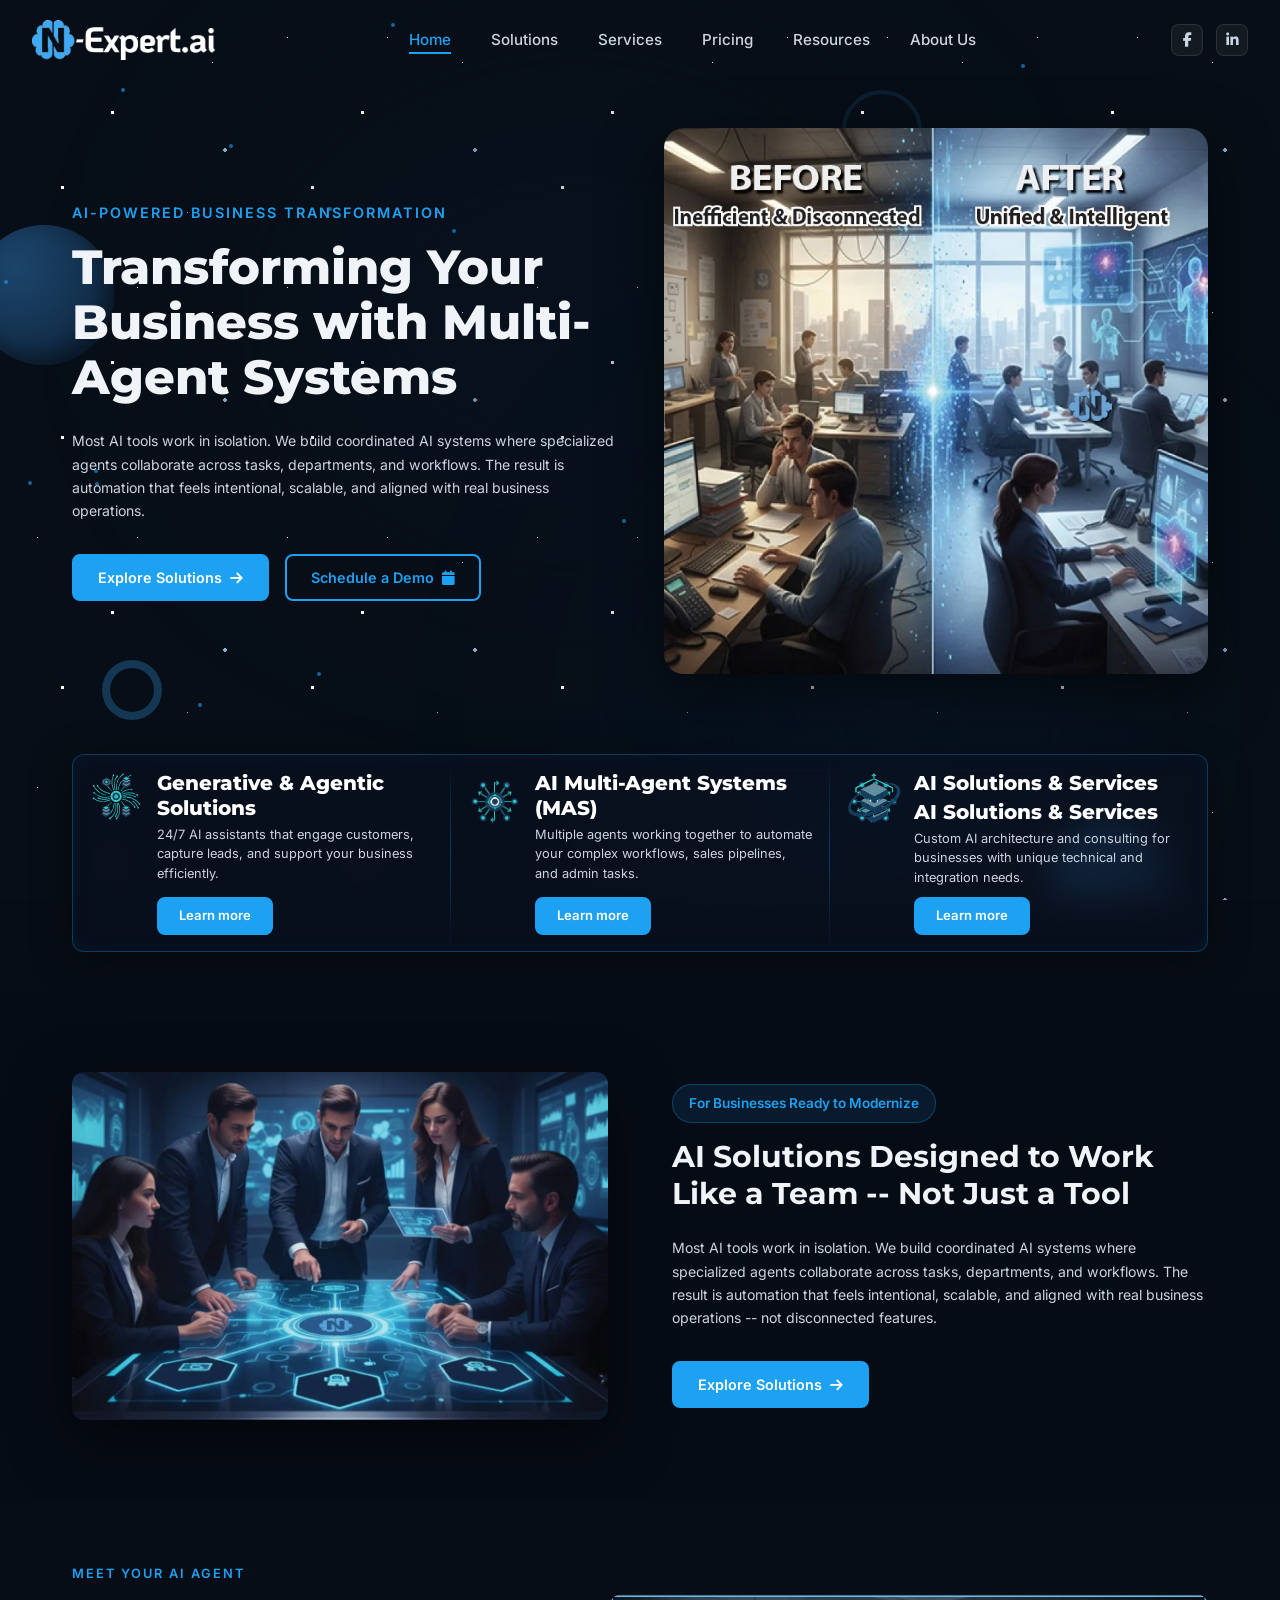
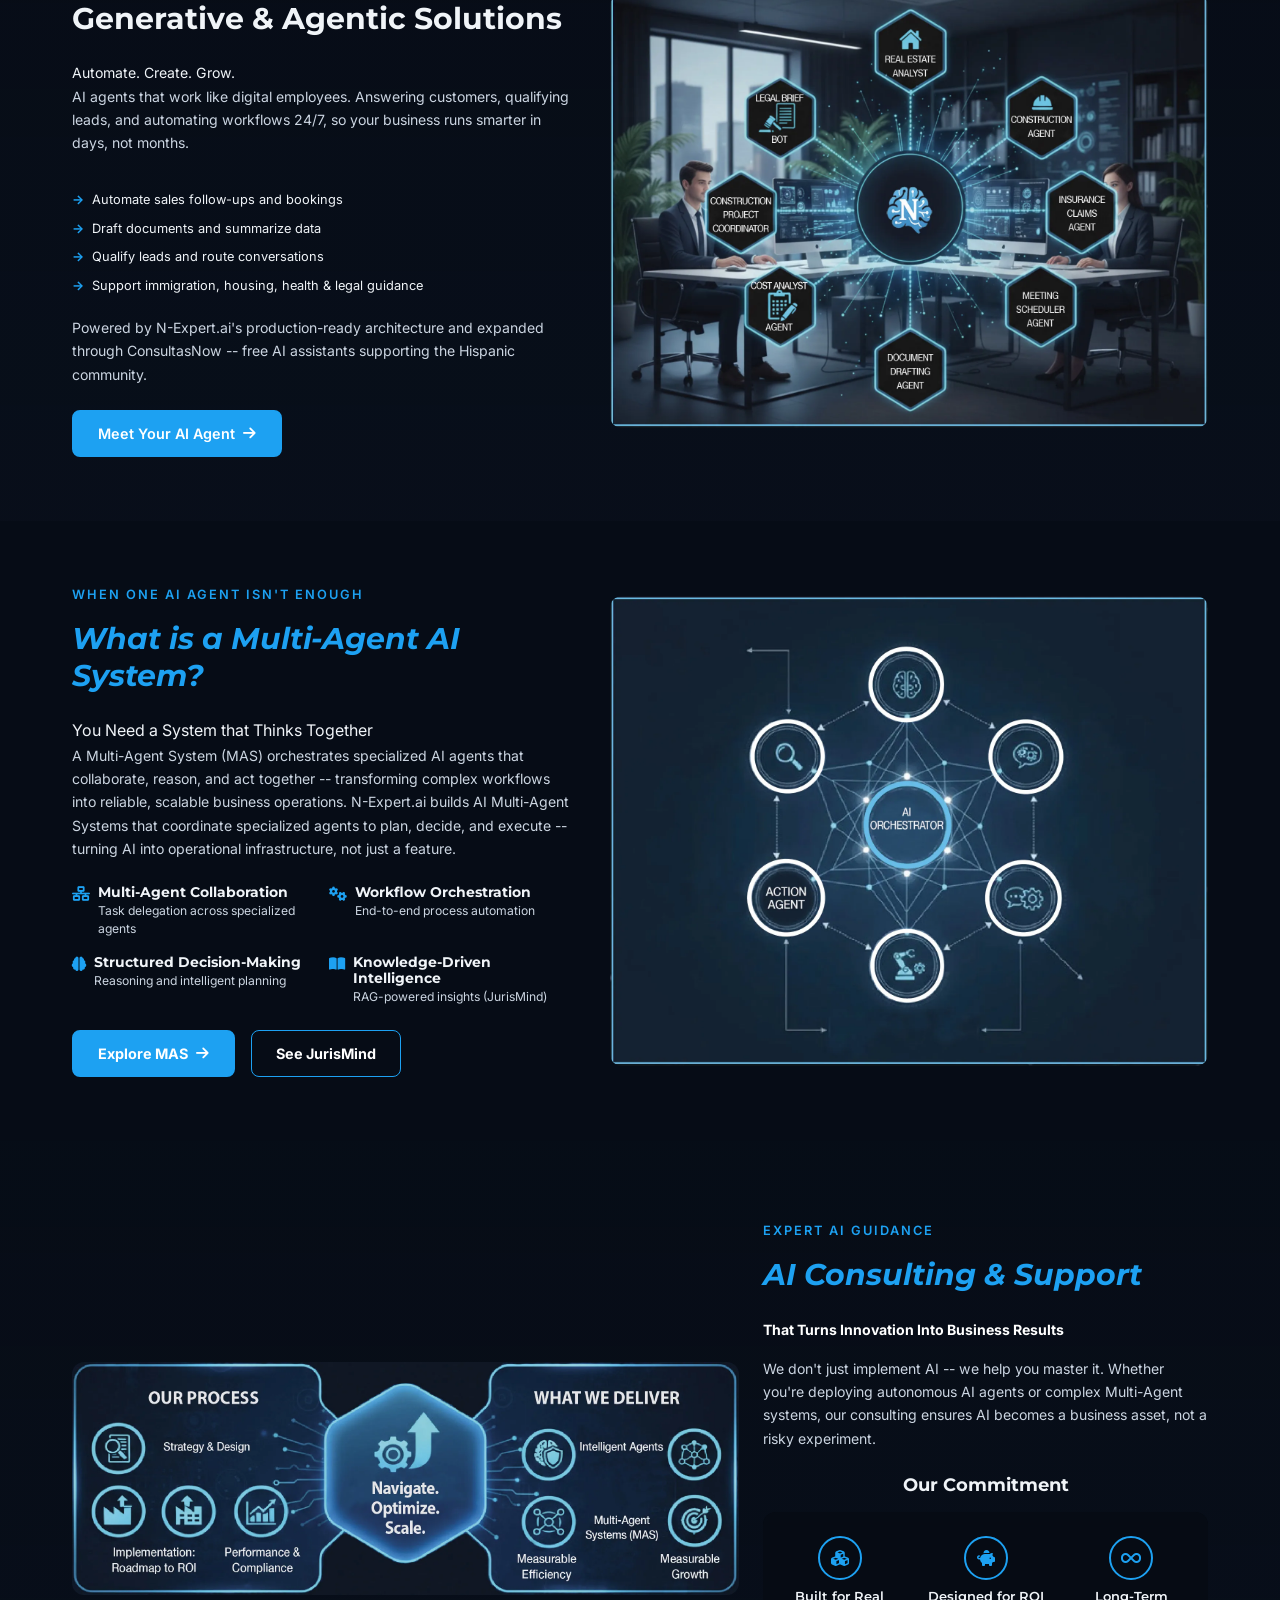
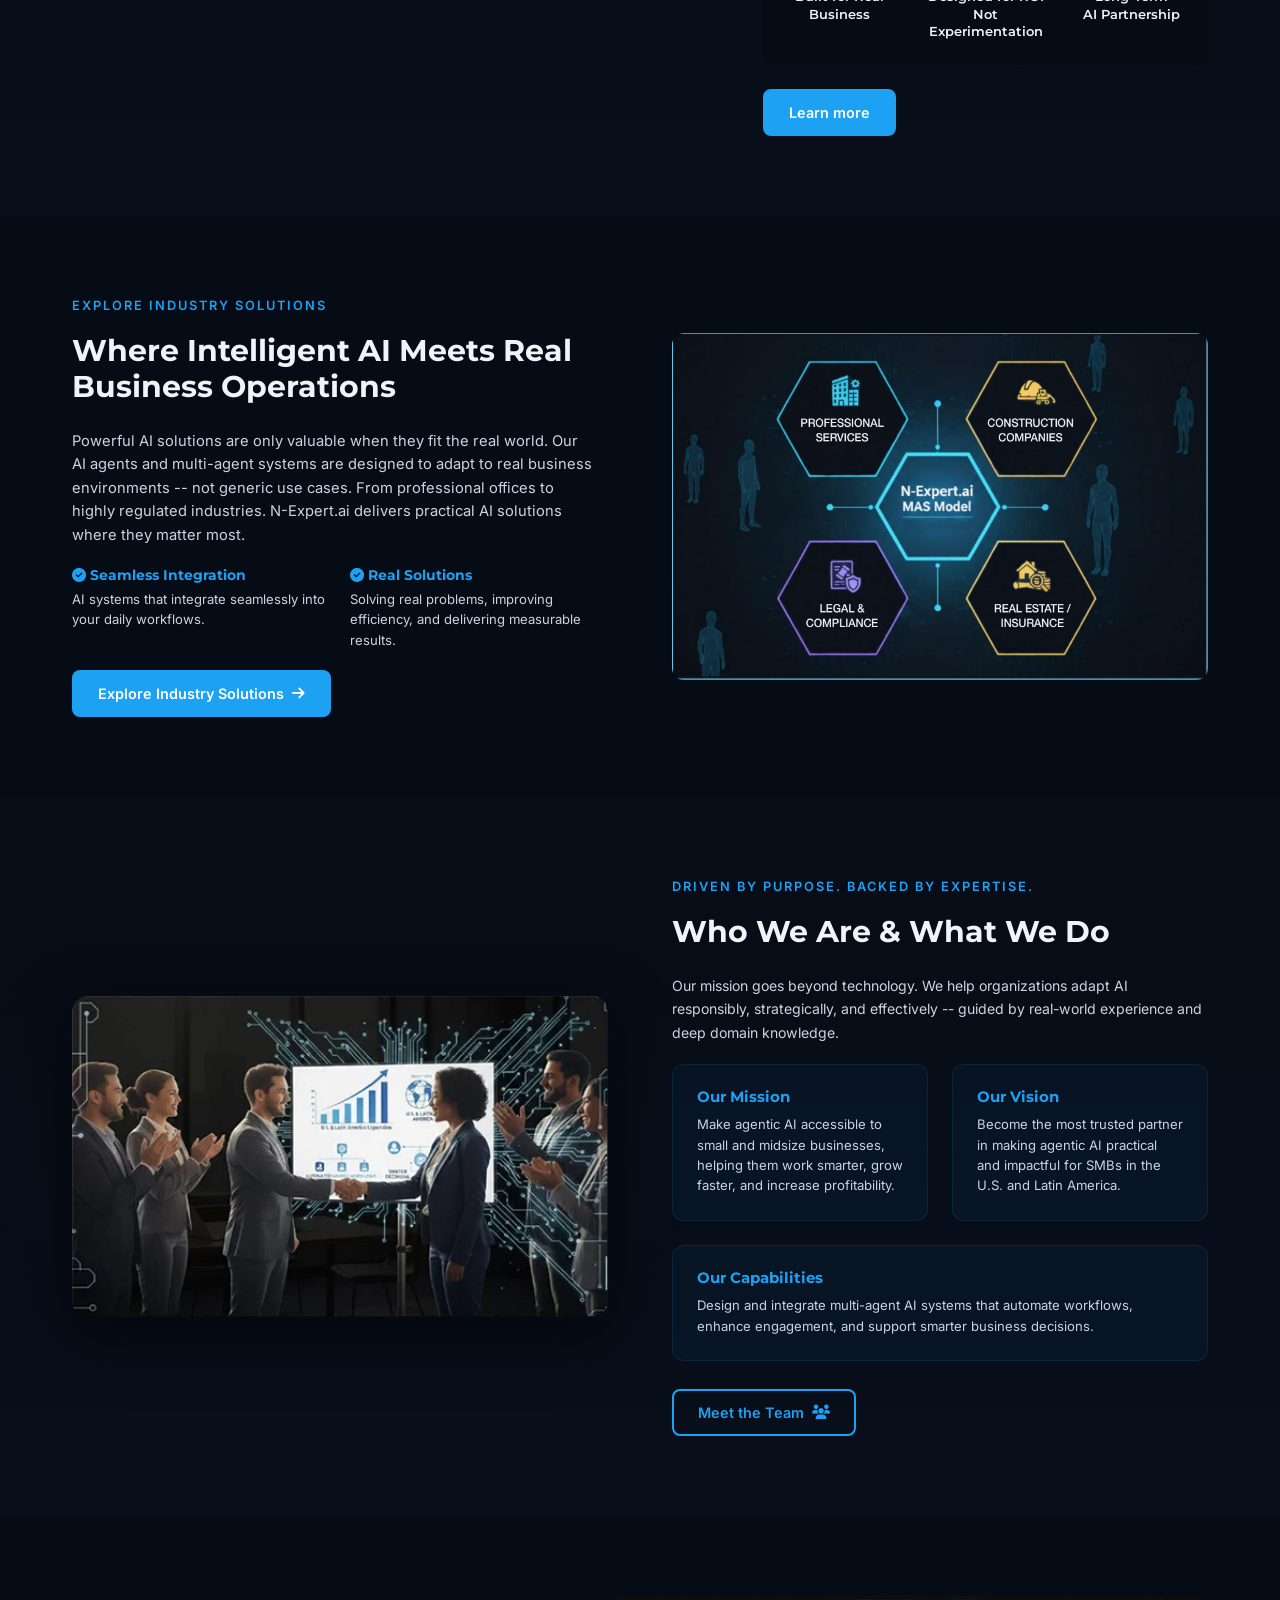
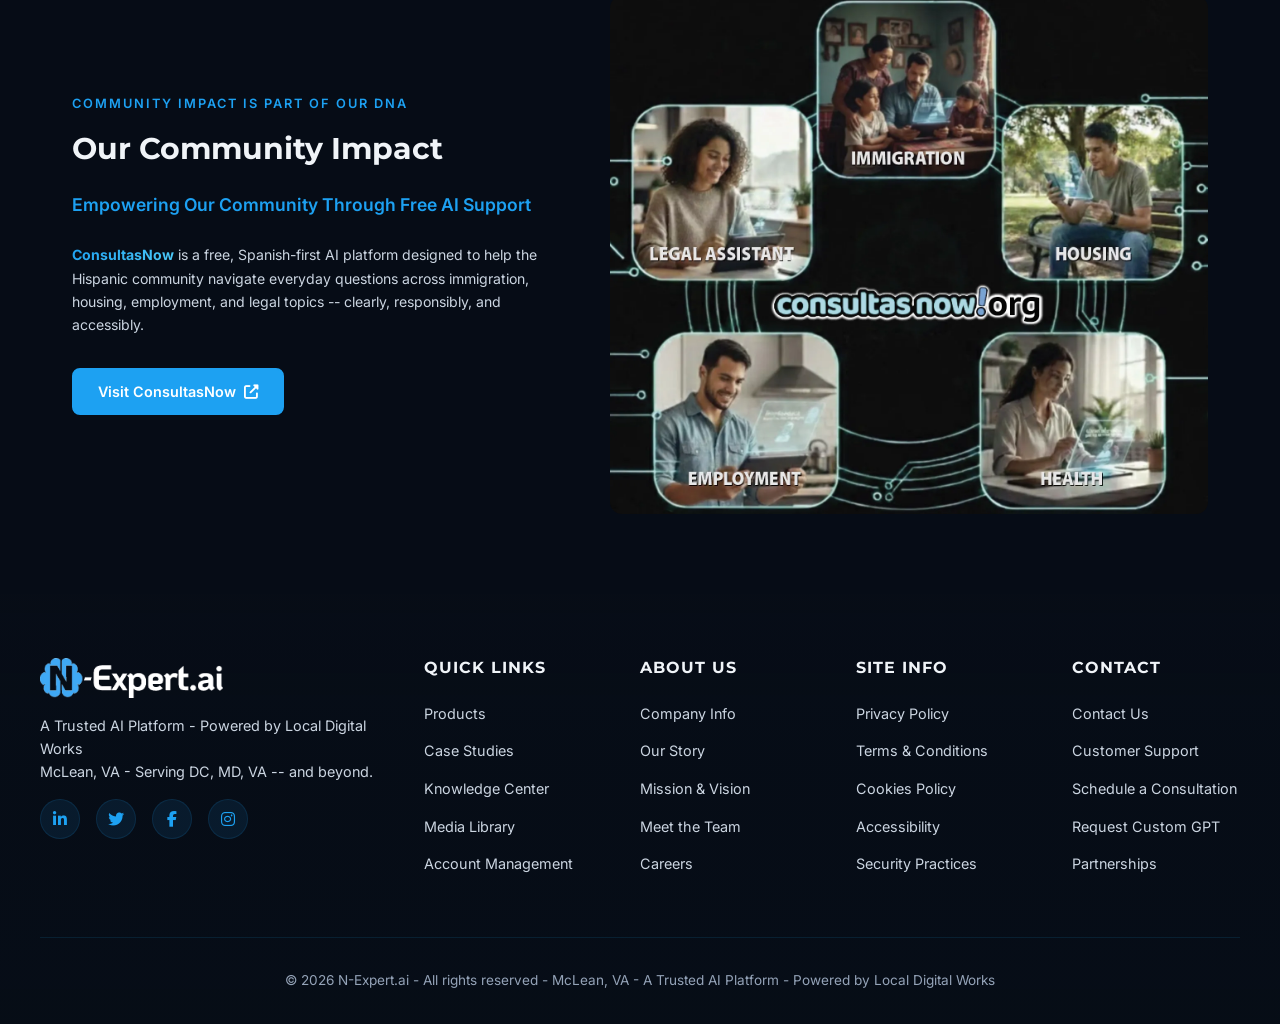
<file: index.html>
<!DOCTYPE html>
<html lang="en">

<head>
    <meta charset="UTF-8">
    <meta name="viewport" content="width=device-width, initial-scale=1.0">
    <meta name="description"
        content="N-Expert.ai - Enterprise AI consulting specializing in Multi-Agent Systems. Transform your business with coordinated AI solutions.">
    <title>N-Expert.ai | Transforming Your Business with Multi-Agent Systems</title>

    <!-- Preconnect to CDNs -->
    <link rel="preconnect" href="https://fonts.googleapis.com">
    <link rel="preconnect" href="https://fonts.gstatic.com" crossorigin>
    <link rel="preconnect" href="https://cdnjs.cloudflare.com" crossorigin>

    <!-- Google Fonts (non-blocking) -->
    <link rel="preload" as="style"
        href="https://fonts.googleapis.com/css2?family=Montserrat:wght@400;500;600;700;800;900&family=Inter:wght@300;400;500;600;700&display=swap"
        onload="this.onload=null;this.rel='stylesheet'">
    <noscript>
        <link
            href="https://fonts.googleapis.com/css2?family=Montserrat:wght@400;500;600;700;800;900&family=Inter:wght@300;400;500;600;700&display=swap"
            rel="stylesheet">
    </noscript>

    <!-- Font Awesome (non-blocking) -->
    <link rel="preload" as="style" href="https://cdnjs.cloudflare.com/ajax/libs/font-awesome/6.5.1/css/all.min.css"
        onload="this.onload=null;this.rel='stylesheet'">
    <noscript>
        <link rel="stylesheet" href="https://cdnjs.cloudflare.com/ajax/libs/font-awesome/6.5.1/css/all.min.css">
    </noscript>

    <!-- ALL CSS INLINED -->
    <style>
        /* ========== RESET & BASE ========== */
        * {
            margin: 0;
            padding: 0;
            box-sizing: border-box;
        }

        :root {
            /* Colors */
            --bg-primary: #0B1220;
            --bg-secondary: #0F1923;
            --bg-card: #111D2B;
            --bg-darker: #070D17;
            --accent-cyan: #1DA1F2;
            --accent-cyan-light: #4DC9F6;
            --accent-cyan-dark: #0E7AC2;
            --accent-red: #E63946;
            --text-primary: #F0F4F8;
            --text-secondary: #CBD5E1;
            --text-dim: #94A3B8;
            --border: rgba(29, 161, 242, 0.12);
            --border-hover: rgba(29, 161, 242, 0.3);
            --glass-bg: rgba(11, 18, 32, 0.85);

            /* Typography */
            --font-heading: 'Montserrat', sans-serif;
            --font-body: 'Inter', sans-serif;
        }

        html {
            scroll-behavior: smooth;
            overflow-x: hidden;
        }

        body {
            font-family: var(--font-body);
            color: var(--text-primary);
            line-height: 1.6;
            overflow-x: hidden;
            background-color: var(--bg-darker);
        }

        /* ========== ANIMATED SPACE BACKGROUND ========== */
        .space-background-container {
            position: fixed;
            top: 0;
            left: 0;
            right: 0;
            bottom: 0;
            z-index: -10;
            pointer-events: none;
            background-color: #070e17;
            overflow: hidden;
        }

        .space-background-container .stars-animated {
            position: absolute;
            top: 0;
            left: 0;
            right: 0;
            bottom: 0;
            background-image:
                radial-gradient(1px 1px at 15% 15%, #ffffff 100%, transparent),
                radial-gradient(1px 1px at 85% 25%, #ffffff 100%, transparent),
                radial-gradient(2px 2px at 45% 45%, #ffffff 80%, transparent),
                radial-gradient(1px 1px at 75% 85%, #88b7d5 100%, transparent),
                radial-gradient(1.5px 1.5px at 25% 75%, #ffffff 100%, transparent),
                radial-gradient(1px 1px at 55% 15%, #ffffff 100%, transparent),
                radial-gradient(2px 2px at 90% 60%, #88b7d5 80%, transparent);
            background-size: 250px 250px;
            animation: twinkle 4s ease-in-out infinite alternate;
            z-index: 1;
        }

        .space-background-container .nebula {
            position: absolute;
            border-radius: 50%;
            background: #091729;
            filter: blur(120px);
            opacity: 0.3;
            z-index: 2;
            pointer-events: none;
        }

        .space-background-container .nebula-1 {
            width: 50vw;
            height: 50vh;
            top: 10%;
            left: 20%;
            animation: drift 20s infinite ease-in-out;
        }

        .space-background-container .nebula-2 {
            width: 40vw;
            height: 60vh;
            bottom: -10%;
            right: 10%;
            background: #0a2038;
            animation: drift 25s infinite ease-in-out reverse;
        }

        /* Optimize space background for mobile */
        @media (max-width: 768px) {
            .space-background-container .nebula {
                filter: blur(40px);
                opacity: 0.15;
                animation: none;
            }

            .space-background-container .stars-animated {
                animation: none;
            }

            .space-background-container .space-object {
                animation: none;
            }

            .floating-star {
                animation-duration: 10s !important;
            }
        }

        @media (max-width: 480px) {
            .space-background-container .nebula {
                display: none;
            }

            .space-background-container .stars-animated {
                opacity: 0.5;
            }

            .floating-star {
                animation: none !important;
                opacity: 0.4 !important;
            }
        }

        /* Floating Objects (Planets and Rings) */
        .space-background-container .space-object {
            position: absolute;
            border-radius: 50%;
            z-index: 3;
            pointer-events: none;
        }

        .space-background-container .planet {
            background: radial-gradient(circle at 30% 30%, #1c456b, #0c1f35);
            box-shadow: inset -10px -10px 20px rgba(0, 0, 0, 0.4);
        }

        .space-background-container .ring {
            border: 6px solid #143754;
            box-sizing: border-box;
            background: transparent;
        }

        .space-background-container .obj1 {
            width: 140px;
            height: 140px;
            top: 25%;
            left: -2%;
            animation: floatVertical 8s ease-in-out infinite;
        }

        .space-background-container .obj2 {
            width: 60px;
            height: 60px;
            bottom: 20%;
            left: 8%;
            animation: floatHorizontal 12s ease-in-out infinite;
            border-width: 8px;
        }

        .space-background-container .obj3 {
            width: 130px;
            height: 130px;
            bottom: -5%;
            right: 8%;
            animation: floatVertical 10s ease-in-out infinite reverse;
            opacity: 0.9;
        }

        .space-background-container .obj4 {
            width: 50px;
            height: 50px;
            top: 15%;
            right: 8%;
            animation: floatHorizontal 14s ease-in-out infinite;
            border-width: 6px;
        }

        .space-background-container .obj5 {
            width: 80px;
            height: 80px;
            top: 10%;
            right: 28%;
            animation: floatVertical 16s ease-in-out infinite;
            border: 4px solid rgba(20, 55, 84, 0.4);
        }

        /* Floating Star Particles */
        .floating-star {
            position: absolute;
            background: #ffffff;
            border-radius: 50%;
            pointer-events: none;
            z-index: 2;
            opacity: 0;
            animation: starFloat 8s ease-in-out infinite;
        }

        .floating-star.star-blue {
            background: #88ccff;
            box-shadow: 0 0 4px rgba(136, 204, 255, 0.6);
        }

        /* ========== KEYFRAMES ========== */
        @keyframes starFloat {
            0% {
                opacity: 0;
                transform: translateY(0) translateX(0) scale(1);
            }

            20% {
                opacity: 0.9;
            }

            50% {
                opacity: 0.5;
                transform: translateY(-40px) translateX(20px) scale(1.3);
            }

            80% {
                opacity: 0.8;
            }

            100% {
                opacity: 0;
                transform: translateY(-80px) translateX(-10px) scale(0.8);
            }
        }

        @keyframes twinkle {
            0% {
                opacity: 0.6;
                transform: scale(1);
            }

            100% {
                opacity: 1;
                transform: scale(1.02);
            }
        }

        @keyframes drift {
            0% {
                transform: translate(0, 0) scale(1);
            }

            33% {
                transform: translate(30px, -30px) scale(1.05);
            }

            66% {
                transform: translate(-20px, 20px) scale(0.95);
            }

            100% {
                transform: translate(0, 0) scale(1);
            }
        }

        @keyframes floatVertical {
            0% {
                transform: translateY(0px) rotate(0deg);
            }

            50% {
                transform: translateY(-25px) rotate(5deg);
            }

            100% {
                transform: translateY(0px) rotate(0deg);
            }
        }

        @keyframes floatHorizontal {
            0% {
                transform: translateX(0px) translateY(0px);
            }

            50% {
                transform: translateX(20px) translateY(-10px);
            }

            100% {
                transform: translateX(0px) translateY(0px);
            }
        }

        @keyframes float {

            0%,
            100% {
                transform: translateY(0) translateX(0);
                opacity: 0.6;
            }

            50% {
                transform: translateY(-100px) translateX(50px);
                opacity: 0;
            }
        }

        /* ========== TYPOGRAPHY ========== */
        h1,
        h2,
        h3,
        h4,
        h5,
        h6 {
            font-family: var(--font-heading);
            font-weight: 700;
            line-height: 1.2;
        }

        a {
            text-decoration: none;
            color: inherit;
            transition: all 0.3s ease;
        }

        img {
            max-width: 100%;
            height: auto;
            display: block;
        }

        button {
            font-family: var(--font-body);
            border: none;
            cursor: pointer;
            transition: all 0.3s ease;
        }

        /* ========== SCROLL PROGRESS BAR ========== */
        #scroll-progress {
            position: fixed;
            top: 0;
            left: 0;
            height: 3px;
            background: linear-gradient(90deg, var(--accent-cyan), var(--accent-cyan-light));
            z-index: 10000;
            transition: width 0.1s ease;
        }

        /* ========== NAVIGATION ========== */
        .navbar {
            position: fixed;
            top: 0;
            left: 0;
            width: 100%;
            z-index: 9999;
            transition: all 0.3s ease;
            padding: 1.25rem 0;
        }

        .navbar.scrolled {
            background: var(--glass-bg);
            backdrop-filter: blur(20px);
            -webkit-backdrop-filter: blur(20px);
            box-shadow: 0 4px 30px rgba(0, 0, 0, 0.3);
            padding: 0.75rem 0;
        }

        .navbar .container {
            max-width: 1400px;
            margin: 0 auto;
            padding: 0 2rem;
            display: flex;
            justify-content: space-between;
            align-items: center;
        }

        .navbar .logo {
            font-family: var(--font-heading);
            font-size: 1.75rem;
            font-weight: 800;
            display: flex;
            align-items: center;
            gap: 0.5rem;
        }

        .navbar .logo .ai {
            color: var(--accent-cyan);
        }

        .navbar .nav-links {
            display: flex;
            gap: 2.5rem;
            list-style: none;
            align-items: center;
        }

        .navbar .nav-links a {
            color: var(--text-secondary);
            font-weight: 500;
            font-size: 0.95rem;
            position: relative;
        }

        .navbar .nav-links a::after {
            content: '';
            position: absolute;
            bottom: -5px;
            left: 0;
            width: 0;
            height: 2px;
            background: var(--accent-cyan);
            transition: width 0.3s ease;
        }

        .navbar .nav-links a:hover {
            color: var(--text-primary);
        }

        .navbar .nav-links a:hover::after {
            width: 100%;
        }

        .navbar .nav-links a.active {
            color: var(--accent-cyan);
        }

        .navbar .nav-links a.active::after {
            width: 100%;
        }

        .navbar .nav-right {
            display: flex;
            align-items: center;
            gap: 1.5rem;
        }

        .navbar .social-icon-header {
            display: flex;
            align-items: center;
            justify-content: center;
            width: 32px;
            height: 32px;
            border-radius: 8px;
            background: rgba(255, 255, 255, 0.05);
            border: 1px solid rgba(255, 255, 255, 0.1);
            color: var(--text-secondary);
            font-size: 0.9rem;
            transition: all 0.3s ease;
        }

        .navbar .social-icon-header:hover {
            color: var(--text-primary);
            background: rgba(255, 255, 255, 0.1);
            border-color: rgba(255, 255, 255, 0.2);
            transform: translateY(-2px);
        }

        /* ========== BUTTONS ========== */
        .btn-primary {
            background: var(--accent-cyan);
            color: white;
            padding: 0.75rem 1.75rem;
            border-radius: 8px;
            font-weight: 600;
            font-size: 0.95rem;
            display: inline-flex;
            align-items: center;
            gap: 0.5rem;
            transition: all 0.3s ease;
            border: 2px solid var(--accent-cyan);
            position: relative;
            overflow: hidden;
            text-decoration: none;
            cursor: pointer;
        }

        .btn-primary::before {
            content: '';
            position: absolute;
            top: 0;
            left: -100%;
            width: 100%;
            height: 100%;
            background: linear-gradient(90deg, transparent, rgba(255, 255, 255, 0.15), transparent);
            transition: left 0.5s ease;
            z-index: 1;
        }

        .btn-primary:hover::before {
            left: 100%;
        }

        .btn-primary:hover {
            background: var(--accent-cyan-light);
            border-color: var(--accent-cyan-light);
            transform: translateY(-2px);
            box-shadow: 0 8px 25px rgba(29, 161, 242, 0.3);
        }

        .btn-outline {
            background: transparent;
            color: var(--accent-cyan);
            padding: 0.75rem 1.75rem;
            border-radius: 8px;
            font-weight: 600;
            font-size: 0.95rem;
            display: inline-flex;
            align-items: center;
            gap: 0.5rem;
            border: 2px solid var(--accent-cyan);
            transition: all 0.3s ease;
            position: relative;
            overflow: hidden;
            text-decoration: none;
            cursor: pointer;
        }

        .btn-outline::before {
            content: '';
            position: absolute;
            top: 0;
            left: -100%;
            width: 100%;
            height: 100%;
            background: linear-gradient(90deg, transparent, rgba(255, 255, 255, 0.15), transparent);
            transition: left 0.5s ease;
            z-index: 1;
        }

        .btn-outline:hover::before {
            left: 100%;
        }

        .btn-outline:hover {
            background: var(--accent-cyan);
            color: white;
            transform: translateY(-2px);
            box-shadow: 0 8px 25px rgba(29, 161, 242, 0.3);
        }

        .btn-small {
            padding: 0.5rem 1.75rem;
            font-size: 0.9rem;
            border-radius: 6px;
        }

        /* Mobile Menu */
        .mobile-menu-toggle {
            display: none;
            flex-direction: column;
            gap: 5px;
            cursor: pointer;
            padding: 0.5rem;
        }

        .mobile-menu-toggle span {
            width: 28px;
            height: 3px;
            background: var(--text-primary);
            border-radius: 2px;
            transition: all 0.3s ease;
        }

        .mobile-menu-toggle.active span:nth-child(1) {
            transform: rotate(45deg) translate(8px, 8px);
        }

        .mobile-menu-toggle.active span:nth-child(2) {
            opacity: 0;
        }

        .mobile-menu-toggle.active span:nth-child(3) {
            transform: rotate(-45deg) translate(8px, -8px);
        }

        .mobile-nav {
            display: none;
            position: fixed;
            top: 70px;
            left: 0;
            width: 100%;
            background: var(--bg-card);
            backdrop-filter: blur(20px);
            -webkit-backdrop-filter: blur(20px);
            box-shadow: 0 8px 30px rgba(0, 0, 0, 0.5);
            z-index: 9998;
            max-height: 0;
            overflow: hidden;
            transition: max-height 0.4s ease;
        }

        .mobile-nav.active {
            display: block;
            max-height: 600px;
        }

        .mobile-nav .nav-links {
            flex-direction: column;
            padding: 2rem;
            gap: 1.5rem;
        }

        /* ========== SECTIONS BASE ========== */
        .section {
            padding: 4rem 2rem;
            position: relative;
        }

        .section.dark {
            background: rgba(7, 13, 23, 0.5);
        }

        .section.darker {
            background: linear-gradient(180deg, rgba(7, 13, 23, 0.6), rgba(11, 18, 32, 0.4));
        }

        .container {
            max-width: 1200px;
            margin: 0 auto;
        }

        .section-label {
            font-size: 0.9rem;
            font-weight: 700;
            letter-spacing: 2px;
            text-transform: uppercase;
            color: var(--accent-cyan);
            margin-bottom: 1rem;
            display: block;
        }

        .section-tag {
            color: var(--accent-cyan);
            font-weight: 600;
            font-size: 0.9rem;
            text-transform: uppercase;
            letter-spacing: 2px;
            margin-bottom: 1rem;
            display: block;
        }

        .section-title {
            font-size: clamp(1.8rem, 3.5vw, 2.5rem);
            margin-bottom: 1.5rem;
            line-height: 1.2;
            position: relative;
        }

        .section-title::after {
            content: '';
            display: block;
            margin: 8px auto 0;
            width: 0;
            height: 3px;
            background: linear-gradient(90deg, var(--accent-cyan), var(--accent-cyan-light));
            border-radius: 2px;
            transition: width 0.8s ease;
        }

        .section-title.active::after {
            width: 60%;
        }

        .section-title.no-underline::after {
            display: none;
        }

        .section-subtitle {
            font-size: clamp(1rem, 2vw, 1.15rem);
            color: var(--text-secondary);
            max-width: 900px;
            line-height: 1.7;
        }

        /* Reveal Animation */
        .reveal {
            opacity: 0;
            transform: translateY(50px);
            transition: all 0.8s ease;
        }

        .reveal.active {
            opacity: 1;
            transform: translateY(0);
        }

        /* Fade-in Animation */
        .fade-in {
            opacity: 0;
            transform: translateY(30px);
            transition: opacity 0.8s ease, transform 0.8s ease;
        }

        .fade-in.visible {
            opacity: 1;
            transform: translateY(0);
        }

        /* Hero Particles */
        .hero-particles {
            position: absolute;
            top: 0;
            left: 0;
            width: 100%;
            height: 100%;
            z-index: 1;
            pointer-events: none;
            overflow: hidden;
        }

        .particle {
            position: absolute;
            width: 4px;
            height: 4px;
            background: var(--accent-cyan);
            border-radius: 50%;
            opacity: 0.6;
            animation: float 6s ease-in-out infinite;
            will-change: transform;
        }

        /* ========== HERO SECTION ========== */
        .hero {
            position: relative;
            min-height: auto;
            display: flex;
            align-items: center;
            justify-content: center;
            padding: 8rem 2rem 3rem;
            background: transparent;
        }

        .hero .container {
            max-width: 1200px;
            margin: 0 auto;
            position: relative;
            z-index: 2;
        }

        .hero-container {
            display: grid;
            grid-template-columns: 1fr 1fr;
            gap: 3rem;
            align-items: center;
        }

        .hero-content .subtitle {
            color: var(--accent-cyan);
            font-weight: 600;
            font-size: 0.9rem;
            text-transform: uppercase;
            letter-spacing: 2px;
            margin-bottom: 1rem;
            display: block;
        }

        .hero-content h1 {
            font-size: clamp(2.2rem, 4.5vw, 3.5rem);
            font-weight: 800;
            margin-bottom: 1.5rem;
            line-height: 1.15;
            color: var(--text-primary);
        }

        .hero-content p {
            color: var(--text-secondary);
            font-size: 1.05rem;
            line-height: 1.8;
            margin-bottom: 2rem;
        }

        .hero-buttons {
            display: flex;
            gap: 1rem;
            flex-wrap: wrap;
        }

        .hero-image {
            position: relative;
            border-radius: 20px;
            overflow: hidden;
            box-shadow: 0 20px 60px rgba(0, 0, 0, 0.5);
        }

        .hero-image img {
            width: 100%;
            height: auto;
            display: block;
        }

        .before-after-labels {
            position: absolute;
            bottom: 20px;
            left: 50%;
            transform: translateX(-50%);
            display: flex;
            gap: 2rem;
            background: rgba(11, 18, 32, 0.9);
            padding: 1rem 2rem;
            border-radius: 50px;
            border: 1px solid var(--border);
            backdrop-filter: blur(10px);
        }

        .label {
            text-align: center;
        }

        .label.before {
            color: var(--accent-red);
        }

        .label.after {
            color: var(--accent-cyan);
        }

        .label-title {
            font-weight: 700;
            font-size: 0.9rem;
            text-transform: uppercase;
            letter-spacing: 1px;
        }

        .label-desc {
            font-size: 0.8rem;
            color: var(--text-dim);
        }

        /* ========== SERVICE CARDS ========== */
        .services-cards {
            padding: 2rem 2rem 2.5rem;
            position: relative;
        }

        .cards-grid {
            display: grid;
            grid-template-columns: repeat(3, 1fr);
            gap: 2rem;
            max-width: 1200px;
            margin: 0 auto;
        }

        .service-card {
            background: var(--bg-card);
            border: 1px solid var(--border);
            border-radius: 16px;
            padding: 2rem;
            transition: all 0.3s ease;
            position: relative;
            overflow: hidden;
        }

        .service-card::before {
            content: '';
            position: absolute;
            top: 0;
            left: 0;
            width: 100%;
            height: 3px;
            background: linear-gradient(90deg, var(--accent-cyan), var(--accent-cyan-light));
            transform: scaleX(0);
            transition: transform 0.3s ease;
        }

        .service-card:hover::before {
            transform: scaleX(1);
        }

        .service-card:hover {
            border-color: var(--accent-cyan);
            transform: translateY(-5px);
            box-shadow: 0 10px 40px rgba(29, 161, 242, 0.1);
        }

        .card-icon {
            width: 60px;
            height: 60px;
            background: rgba(29, 161, 242, 0.1);
            border-radius: 15px;
            display: flex;
            align-items: center;
            justify-content: center;
            margin-bottom: 1.5rem;
            font-size: 1.5rem;
            color: var(--accent-cyan);
        }

        .service-card h3 {
            font-size: 1.2rem;
            margin-bottom: 1rem;
            color: var(--text-primary);
        }

        .service-card p {
            color: var(--text-secondary);
            font-size: 0.95rem;
            line-height: 1.6;
            margin-bottom: 1.5rem;
        }

        .learn-more {
            color: var(--accent-cyan);
            text-decoration: none;
            font-weight: 600;
            display: inline-flex;
            align-items: center;
            gap: 0.5rem;
            transition: gap 0.3s ease;
        }

        .learn-more:hover {
            gap: 0.75rem;
        }

        /* ========== TWO-COLUMN SECTION LAYOUTS ========== */
        .solutions-grid,
        .generative-grid,
        .mas-grid,
        .consulting-grid,
        .industries-grid {
            display: grid;
            grid-template-columns: 1fr 1fr;
            gap: 3rem;
            align-items: center;
        }

        .who-grid {
            display: grid;
            grid-template-columns: 1.15fr 1fr;
            gap: 3rem;
            align-items: center;
        }

        .community-grid {
            display: grid;
            grid-template-columns: 1fr 1.3fr;
            gap: 2.5rem;
            align-items: center;
        }

        /* Generic 2-col grid for diagram sections */
        .two-col-grid {
            display: grid;
            grid-template-columns: 1fr 1fr;
            gap: 3rem;
            align-items: center;
        }

        /* Sections 3 & 4: give diagram column slightly more room */
        #gen-agentic .two-col-grid,
        #mas .two-col-grid {
            grid-template-columns: 5fr 6fr;
        }

        #gen-agentic.section,
        #mas.section {
            padding-top: 2.5rem;
            padding-bottom: 2.5rem;
        }

        .two-col-grid .col-content {
            display: flex;
            flex-direction: column;
        }

        .two-col-grid .col-visual {
            display: flex;
            justify-content: center;
            align-items: center;
            overflow: visible;
        }

        /* Hex diagram scaled to fit inside a column */
        .col-visual .agent-hex-container {
            width: 100%;
            max-width: 100%;
            margin: 0;
            overflow: hidden;
            padding: 0;
            aspect-ratio: 1 / 1;
            position: relative;
        }

        .col-visual .agent-hex-grid {
            width: 700px;
            height: 700px;
            position: absolute;
            top: 50%;
            left: 50%;
            transform: translate(-50%, -50%) scale(0.74);
            transform-origin: center center;
            margin: 0;
        }

        /* MAS Nexus diagram: col-visual becomes the clipping container */
        .col-visual:has(.mas-nexus-diagram) {
            overflow: hidden;
            aspect-ratio: 1 / 1;
            position: relative;
            background: rgba(14, 27, 43, 0.4);
            border: 1px solid rgba(29, 161, 242, 0.25);
            border-radius: 8px;
            box-shadow: 0 4px 16px rgba(0, 0, 0, 0.18);
        }

        .col-visual .mas-nexus-diagram {
            width: 900px;
            height: 800px;
            position: absolute;
            top: 50%;
            left: 50%;
            transform: translate(-50%, -50%) scale(0.65);
            transform-origin: center center;
            margin: 0;
        }

        .col-visual .mas-nexus-diagram::before {
            display: none;
        }

        /* Consulting SVG scales naturally */
        .col-visual .consulting-diagram-svg {
            width: 100%;
            max-width: 100%;
            margin: 0;
            padding: 0;
        }

        @media (max-width: 1024px) {

            .two-col-grid,
            #gen-agentic .two-col-grid,
            #mas .two-col-grid {
                grid-template-columns: 1fr;
                gap: 2rem;
            }

            .col-visual .agent-hex-container {
                max-width: 540px;
                margin: 0 auto;
            }

            .col-visual .agent-hex-grid {
                transform: translate(-50%, -50%) scale(0.62);
            }

            .col-visual .agent-hex-container {
                max-width: 440px;
            }

            /* Restore base 700px grid positions/sizes inside col-visual */
            .col-visual .agent-hex {
                width: 160px;
                height: 138px;
            }

            .col-visual .center-agent-hex {
                width: 170px;
                height: 170px;
            }

            .col-visual .agent-hex:nth-child(3) { left: 270px; top: 31px; }
            .col-visual .agent-hex:nth-child(4) { left: 448px; top: 104px; }
            .col-visual .agent-hex:nth-child(5) { left: 520px; top: 281px; }
            .col-visual .agent-hex:nth-child(6) { left: 448px; top: 458px; }
            .col-visual .agent-hex:nth-child(7) { left: 270px; top: 531px; }
            .col-visual .agent-hex:nth-child(8) { left: 92px; top: 458px; }
            .col-visual .agent-hex:nth-child(9) { left: 20px; top: 281px; }
            .col-visual .agent-hex:nth-child(10) { left: 92px; top: 104px; }

            .col-visual:has(.mas-nexus-diagram) {
                max-width: 480px;
                margin: 0 auto;
            }

            .col-visual .mas-nexus-diagram {
                transform: translate(-50%, -50%) scale(0.55);
            }

            .col-visual .consulting-diagram-svg {
                max-width: 540px;
            }

            .col-content .section-tag {
                font-size: 0.8rem;
            }

            .mas-features {
                gap: 1rem;
            }

            #gen-agentic .section-title {
                font-size: clamp(1.2rem, 2.4vw, 1.6rem);
            }
        }

        @media (max-width: 768px) {
            .col-visual .agent-hex-container {
                max-width: 380px;
                margin: 0 auto;
            }

            .col-visual .agent-hex-grid {
                transform: translate(-50%, -50%) scale(0.44);
                margin: 0 !important;
            }

            .col-visual .agent-hex-container {
                max-width: 320px;
            }

            .col-visual:has(.mas-nexus-diagram) {
                max-width: 100%;
                margin: 0 auto;
            }

            .col-visual .mas-nexus-diagram {
                transform: translate(-50%, -50%) scale(0.48);
            }

            .col-visual .consulting-diagram-svg {
                max-width: none;
                width: calc(100% + 40px);
                margin-left: -20px;
                margin-right: -20px;
            }

            .mas-features {
                grid-template-columns: 1fr;
                gap: 0.75rem;
            }

            #gen-agentic .section-title {
                font-size: clamp(1.1rem, 2vw, 1.4rem);
            }

            .agent-list {
                margin: 0.75rem 0;
            }

            .agent-list li {
                padding: 0.2rem 0;
                font-size: 0.85rem;
            }

            .surrounding-hex .hexagon-label {
                font-size: clamp(0.4rem, 0.7vw, 0.6rem);
            }
        }

        /* Section image styling */
        .solutions-image,
        .generative-image,
        .mas-image,
        .consulting-image,
        .industries-image,
        .who-image,
        .community-image {
            border-radius: 16px;
            overflow: hidden;
            box-shadow: 0 20px 60px rgba(0, 0, 0, 0.5);
        }

        .solutions-image img,
        .generative-image img,
        .mas-image img,
        .consulting-image img,
        .industries-image img,
        .who-image img,
        .community-image img {
            width: 100%;
            height: auto;
            display: block;
        }

        /* Section content styling */
        .solutions-content h2,
        .generative-content h2,
        .mas-content h2,
        .consulting-content h2,
        .industries-content h2,
        .who-content h2,
        .community-content h2 {
            font-size: clamp(1.8rem, 3vw, 2.2rem);
            margin-bottom: 1.5rem;
            line-height: 1.3;
            color: var(--text-primary);
        }

        .solutions-content p,
        .generative-content p,
        .mas-content p,
        .consulting-content>p,
        .industries-content>p,
        .who-content>p,
        .community-content>p {
            color: var(--text-secondary);
            font-size: 1.05rem;
            line-height: 1.8;
            margin-bottom: 2rem;
        }

        /* Tag-business */
        .tag-business {
            display: inline-block;
            background: rgba(29, 161, 242, 0.1);
            color: var(--accent-cyan);
            padding: 0.5rem 1rem;
            border-radius: 20px;
            font-size: 0.85rem;
            font-weight: 600;
            margin-bottom: 1.5rem;
            border: 1px solid rgba(29, 161, 242, 0.3);
        }

        /* Generative subtitle */
        .generative-content .subtitle {
            color: var(--accent-cyan);
            font-size: 1.02rem;
            margin-bottom: 1rem;
            font-weight: 600;
        }

        /* Agent list */
        .agent-list {
            list-style: none;
            margin: 1.25rem 0;
        }

        .agent-list li {
            padding: 0.25rem 0;
            color: var(--text-primary);
            display: flex;
            align-items: center;
            gap: 0.5rem;
            font-size: 0.92rem;
        }

        .agent-list li::before {
            content: '\2192';
            color: var(--accent-cyan);
            font-weight: bold;
        }

        /* MAS features grid */
        .mas-content .highlight {
            color: var(--accent-cyan);
            font-weight: 600;
            font-size: 1rem;
            margin-bottom: 1rem;
            display: block;
        }

        .mas-features {
            display: grid;
            grid-template-columns: 1fr 1fr;
            gap: 1.25rem;
            margin-bottom: 1.5rem;
        }

        .mas-feature {
            display: flex;
            align-items: flex-start;
            gap: 0.6rem;
        }

        .mas-feature i {
            color: var(--accent-cyan);
            margin-top: 0.2rem;
            font-size: 0.9rem;
        }

        .mas-feature-text h4 {
            font-size: 0.88rem;
            margin-bottom: 0.2rem;
            color: var(--text-primary);
        }

        .mas-feature-text p {
            font-size: 0.78rem;
            margin: 0;
            color: var(--text-secondary);
            line-height: 1.5;
        }

        .mas-buttons {
            display: flex;
            gap: 0.75rem;
            flex-wrap: wrap;
        }

        /* Commitment cards */
        .commitment-cards {
            display: flex;
            gap: 1.5rem;
            margin-top: 0;
            margin-bottom: 1.5rem;
            background: #060b14;
            border: none;
            border-radius: 10px;
            padding: 1.25rem 1rem;
            align-items: flex-start;
        }

        .commitment-card {
            flex: 1;
            padding: 0;
            text-align: center;
            transition: all 0.3s ease;
        }

        .commitment-card:hover {
            transform: translateY(-3px);
        }

        .commitment-icon {
            width: 48px;
            height: 48px;
            border: 2.5px solid var(--accent-cyan);
            background: transparent;
            border-radius: 50%;
            display: flex;
            align-items: center;
            justify-content: center;
            margin: 0 auto 0.5rem;
            font-size: 1.1rem;
            color: var(--accent-cyan);
        }

        .commitment-card h4 {
            font-size: 0.85rem;
            margin-bottom: 0;
            line-height: 1.4;
            font-weight: 500;
        }

        /* Industry tags */
        .industry-tags {
            display: flex;
            flex-wrap: wrap;
            gap: 0.6rem;
            margin-bottom: 1.25rem;
        }

        .industry-tag {
            background: rgba(29, 161, 242, 0.1);
            border: 1px solid rgba(29, 161, 242, 0.3);
            color: var(--accent-cyan);
            padding: 0.5rem 1.1rem;
            border-radius: 20px;
            font-weight: 600;
            font-size: 0.8rem;
        }

        /* ========== MAS MODEL HEXAGONAL DIAGRAM ========== */
        .mas-model-diagram {
            position: relative;
            width: 100%;
            height: 0;
            padding-bottom: 56%;
            background: #060B14;
            border-radius: 0;
            box-shadow: none;
            overflow: hidden;
        }

        .mas-model-diagram::before,
        .mas-model-diagram::after {
            display: none;
        }

        .hex-connections {
            position: absolute;
            top: 0;
            left: 0;
            width: 100%;
            height: 100%;
            z-index: 2;
            pointer-events: none;
        }

        .mas-model-diagram .hexagon {
            position: absolute;
            display: flex;
            align-items: center;
            justify-content: center;
            z-index: 5;
        }

        .mas-model-diagram .hexagon::before {
            content: '';
            position: absolute;
            inset: 0;
            background: var(--accent-cyan);
            clip-path: polygon(25% 0%, 75% 0%, 100% 50%, 75% 100%, 25% 100%, 0% 50%);
            z-index: 0;
        }

        .mas-model-diagram .hexagon-shape {
            position: absolute;
            background: #060B14;
            inset: 3px;
            width: auto;
            height: auto;
            clip-path: polygon(25% 0%, 75% 0%, 100% 50%, 75% 100%, 25% 100%, 0% 50%);
            border: none;
            box-shadow: none;
        }

        .mas-model-diagram .hexagon-content {
            z-index: 2;
            text-align: center;
            display: flex;
            flex-direction: column;
            align-items: center;
            justify-content: center;
            width: 100%;
            height: 100%;
            padding: 8% 10%;
            overflow: visible;
        }

        .center-hex {
            top: 50%;
            left: 50%;
            transform: translate(-50%, -50%);
            width: 23.5%;
            height: 32.8%;
            z-index: 10 !important;
            filter: drop-shadow(0 0 12px rgba(29, 161, 242, 0.55));
        }

        .center-hex::before {
            background: var(--accent-cyan);
        }

        .center-hex .hexagon-shape {
            box-shadow: inset 0 0 32px rgba(29, 161, 242, 0.28);
        }

        .center-hex .hexagon-label {
            color: #ffffff;
            font-size: clamp(0.6rem, 0.95vw, 0.92rem);
            font-weight: 700;
            line-height: 1.3;
            white-space: nowrap;
        }

        .surrounding-hex {
            width: 23%;
            height: 32%;
            filter: drop-shadow(0 0 10px rgba(29, 161, 242, 0.4));
        }

        .surrounding-hex .hexagon-shape {
            box-shadow: inset 0 0 16px rgba(29, 161, 242, 0.12);
        }

        /* TL - Professional Services */
        .mas-model-diagram .surrounding-hex:nth-child(3) {
            top: 9%;
            left: 8%;
            transform: none;
        }

        /* TR - Construction Companies */
        .mas-model-diagram .surrounding-hex:nth-child(4) {
            top: 9%;
            right: 8%;
            left: auto;
            transform: none;
        }

        /* BL - Legal & Compliance */
        .mas-model-diagram .surrounding-hex:nth-child(5) {
            bottom: 9%;
            top: auto;
            left: 8%;
            transform: none;
        }

        /* BR - Real Estate / Insurance */
        .mas-model-diagram .surrounding-hex:nth-child(6) {
            top: auto;
            bottom: 9%;
            left: auto;
            right: 8%;
            transform: none;
        }

        /* Gold variant (Construction & Real Estate) */
        .hex-gold {
            filter: drop-shadow(0 0 10px rgba(232, 194, 82, 0.4));
        }

        .hex-gold::before {
            background: #E8C252;
        }

        .hex-gold .hexagon-shape {
            box-shadow: inset 0 0 20px rgba(232, 194, 82, 0.15);
        }

        .hex-gold .hexagon-icon i {
            color: #E8C252;
        }

        /* Purple variant (Legal & Compliance) */
        .hex-purple {
            filter: drop-shadow(0 0 10px rgba(186, 104, 200, 0.4));
        }

        .hex-purple::before {
            background: #BA68C8;
        }

        .hex-purple .hexagon-shape {
            box-shadow: inset 0 0 20px rgba(186, 104, 200, 0.15);
        }

        .hex-purple .hexagon-icon i {
            color: #BA68C8;
        }

        .surrounding-hex .hexagon-icon i {
            font-size: clamp(0.9rem, 1.5vw, 1.6rem);
            margin-bottom: 0.2rem;
            display: block;
            text-shadow: none;
        }

        .surrounding-hex:not(.hex-gold):not(.hex-purple) .hexagon-icon i {
            color: var(--accent-cyan);
        }

        .surrounding-hex .hexagon-label {
            text-transform: uppercase;
            font-size: clamp(0.48rem, 0.8vw, 0.7rem);
            letter-spacing: 0.03em;
            font-weight: 700;
            line-height: 1.2;
            color: #F0F4F8;
            word-break: break-word;
            overflow: visible;
            max-width: 100%;
            text-shadow: none;
        }

        /* Mission/Vision cards */
        .mission-vision-grid {
            display: grid;
            grid-template-columns: 1fr 1fr;
            gap: 2rem;
            margin-bottom: 1.5rem;
            align-items: stretch;
        }

        .mv-card {
            background: rgba(29, 161, 242, 0.05);
            border: 1px solid rgba(29, 161, 242, 0.10);
            border-radius: 15px;
            padding: 1.25rem;
            display: flex;
            flex-direction: column;
        }

        .mv-card h3 {
            color: var(--accent-cyan);
            margin-bottom: 0.5rem;
            font-size: 0.95rem;
        }

        .mv-card p {
            color: var(--text-secondary);
            font-size: 0.82rem;
            margin: 0;
            line-height: 1.55;
        }

        /* Capabilities box */
        .capabilities-box {
            background: rgba(29, 161, 242, 0.05);
            border: 1px solid rgba(29, 161, 242, 0.10);
            border-radius: 15px;
            padding: 1.25rem;
            margin-bottom: 1.25rem;
        }

        .capabilities-box h3 {
            color: var(--accent-cyan);
            margin-bottom: 0.5rem;
            font-size: 0.95rem;
        }

        .capabilities-box p {
            color: var(--text-secondary);
            font-size: 0.82rem;
            margin: 0;
            line-height: 1.55;
        }

        /* Community content */
        .community-content .subtitle {
            color: var(--accent-cyan);
            font-size: 1.1rem;
            margin-bottom: 1.5rem;
            font-weight: 600;
        }

        .consultas-brand {
            background: linear-gradient(135deg, var(--accent-cyan), var(--accent-cyan-light));
            -webkit-background-clip: text;
            -webkit-text-fill-color: transparent;
            background-clip: text;
            font-weight: 700;
        }

        /* ========== COMMUNITY COLLAGE ========== */
        .community-grid .community-image {
            overflow: visible;
            border-radius: 0;
            box-shadow: none;
        }

        .community-collage-new {
            position: relative;
            width: 100%;
            max-width: 850px;
            margin: 0 auto;
            padding: 1rem 0 2rem 0;
        }

        .collage-grid-custom {
            position: relative;
            width: 100%;
            aspect-ratio: 1.5;
            z-index: 1;
        }

        .collage-item {
            position: absolute;
            width: 26%;
            height: 28%;
            border-radius: 12px;
            overflow: hidden;
            border: 2px solid #1da1f2;
            box-shadow: 0 5px 20px rgba(0, 0, 0, 0.8), 0 0 12px rgba(29, 161, 242, 0.3);
            transition: all 0.4s ease;
            cursor: pointer;
            background: #060B14;
            z-index: 2;
        }

        .collage-item:hover {
            box-shadow: 0 8px 30px rgba(29, 161, 242, 0.3), inset 0 0 15px rgba(29, 161, 242, 0.2);
            z-index: 10;
        }

        .collage-item.box-1 {
            top: 16%;
            left: 50%;
            transform: translate(-50%, -50%);
        }

        .collage-item.box-1:hover {
            transform: translate(-50%, -50%) scale(1.05);
        }

        .collage-item.box-2 {
            top: 33%;
            left: 23%;
            transform: translate(-50%, -50%);
        }

        .collage-item.box-2:hover {
            transform: translate(-50%, -50%) scale(1.05);
        }

        .collage-item.box-3 {
            top: 33%;
            left: 77%;
            transform: translate(-50%, -50%);
        }

        .collage-item.box-3:hover {
            transform: translate(-50%, -50%) scale(1.05);
        }

        .collage-item.box-4 {
            top: 67%;
            left: 23%;
            transform: translate(-50%, -50%);
        }

        .collage-item.box-4:hover {
            transform: translate(-50%, -50%) scale(1.05);
        }

        .collage-item.box-5 {
            top: 67%;
            left: 77%;
            transform: translate(-50%, -50%);
        }

        .collage-item.box-5:hover {
            transform: translate(-50%, -50%) scale(1.05);
        }

        .collage-item img {
            width: 100%;
            height: 100%;
            object-fit: cover;
            transition: transform 0.5s ease;
            filter: brightness(0.85);
        }

        .collage-item:hover img {
            transform: scale(1.1);
            filter: brightness(1.1);
        }

        .collage-overlay {
            position: absolute;
            bottom: 0;
            left: 0;
            width: 100%;
            padding: 0.6rem 0.8rem;
            background: linear-gradient(180deg, transparent 0%, rgba(6, 11, 20, 0.95) 80%);
            color: white;
            text-align: left;
        }

        .collage-label {
            font-weight: 800;
            font-size: clamp(0.65rem, 1.2vw, 0.95rem);
            letter-spacing: 1px;
            text-transform: uppercase;
            text-shadow: 0 2px 4px rgba(0, 0, 0, 0.8);
        }

        .collage-center-box {
            position: absolute;
            top: 50%;
            left: 50%;
            transform: translate(-50%, -50%);
            font-size: clamp(0.75rem, 1.5vw, 1.25rem);
            font-weight: 700;
            color: #ffffff;
            z-index: 5;
            letter-spacing: -0.02em;
            background: #060B14;
            padding: 0.5rem 1.15rem;
            border-radius: 30px;
            border: 2px solid #1da1f2;
            box-shadow: 0 5px 20px rgba(0, 0, 0, 0.8), 0 0 8px rgba(29, 161, 242, 0.15);
            display: inline-flex;
            align-items: center;
            white-space: nowrap;
        }

        .collage-connectors-mobile {
            display: none;
        }

        /* Assistant grid */
        .assistant-grid {
            display: grid;
            grid-template-columns: repeat(2, 1fr);
            gap: 1rem;
            margin-bottom: 2rem;
        }

        .assistant-item {
            background: rgba(29, 161, 242, 0.05);
            border: 1px solid var(--border);
            border-radius: 10px;
            padding: 1rem;
            text-align: center;
            transition: all 0.3s ease;
        }

        .assistant-item:hover {
            border-color: var(--accent-cyan);
            transform: translateY(-3px);
            box-shadow: 0 8px 25px rgba(29, 161, 242, 0.15);
        }

        .assistant-item i {
            font-size: 1.5rem;
            color: var(--accent-cyan);
            margin-bottom: 0.5rem;
        }

        .assistant-item span {
            display: block;
            font-size: 0.85rem;
            font-weight: 600;
            color: var(--text-primary);
        }

        /* ========== FOOTER ========== */
        .footer {
            background: url('https://images.unsplash.com/photo-1617581629397-a72507c3de9e?w=1400&q=80') center bottom / cover no-repeat;
            border-top: none;
            padding: 4rem 2rem 2rem;
            position: relative;
        }

        .footer::before {
            content: '';
            position: absolute;
            top: 0;
            left: 0;
            right: 0;
            bottom: 0;
            background: linear-gradient(180deg, rgba(7, 13, 23, 0.97) 0%, rgba(7, 13, 23, 0.88) 40%, rgba(7, 13, 23, 0.92) 100%);
            z-index: 0;
        }

        .footer-container {
            max-width: 1200px;
            margin: 0 auto;
            position: relative;
            z-index: 1;
        }

        .footer-grid {
            display: grid;
            grid-template-columns: 2fr 1fr 1fr 1fr 1fr;
            gap: 3rem;
            margin-bottom: 3rem;
        }

        .footer-brand p {
            color: var(--text-secondary);
            margin: 1rem 0;
            font-size: 0.9rem;
            line-height: 1.6;
        }

        .footer-social {
            display: flex;
            gap: 1rem;
            margin-top: 1rem;
        }

        .footer-social a {
            width: 40px;
            height: 40px;
            background: rgba(29, 161, 242, 0.1);
            border: 1px solid var(--border);
            border-radius: 50%;
            display: flex;
            align-items: center;
            justify-content: center;
            color: var(--accent-cyan);
            transition: all 0.3s ease;
        }

        .footer-social a:hover {
            background: var(--accent-cyan);
            color: white;
            border-color: var(--accent-cyan);
            transform: translateY(-3px);
        }

        .footer-column h4 {
            font-size: 1rem;
            margin-bottom: 1.5rem;
            color: var(--text-primary);
            text-transform: uppercase;
            letter-spacing: 1px;
        }

        .footer-column ul {
            list-style: none;
        }

        .footer-column li {
            margin-bottom: 0.75rem;
        }

        .footer-column a {
            color: var(--text-secondary);
            font-size: 0.9rem;
            transition: all 0.3s ease;
        }

        .footer-column a:hover {
            color: var(--accent-cyan);
            padding-left: 5px;
        }

        .footer-bottom {
            border-top: 1px solid var(--border);
            padding-top: 2rem;
            text-align: center;
            color: var(--text-dim);
            font-size: 0.85rem;
        }

        /* ========== RESPONSIVE ========== */
        @media (max-width: 1024px) {

            /* Nav: hide desktop links, show hamburger */
            .navbar .nav-links {
                display: none;
            }

            .mobile-menu-toggle {
                display: flex;
                min-width: 44px;
                min-height: 44px;
                align-items: center;
                justify-content: center;
                padding: 0.5rem;
            }

            .navbar .nav-right {
                display: none;
            }

            /* Mobile nav overlay */
            .mobile-nav {
                display: none;
                position: fixed;
                top: 0;
                left: 0;
                width: 100%;
                height: 100vh;
                background: rgba(7, 13, 23, 0.97);
                backdrop-filter: blur(20px);
                -webkit-backdrop-filter: blur(20px);
                z-index: 9997;
                overflow-y: auto;
                overflow-x: hidden;
                max-height: none;
                padding-top: 80px;
            }

            .mobile-nav.active {
                display: flex;
                flex-direction: column;
                max-height: 100vh;
            }

            .mobile-nav .nav-links {
                display: flex;
                flex-direction: column;
                list-style: none;
                padding: 1.5rem 2rem 2rem;
                gap: 0;
                width: 100%;
            }

            .mobile-nav .nav-links li {
                width: 100%;
                border-bottom: 1px solid var(--border);
            }

            .mobile-nav .nav-links li:last-child {
                border-bottom: none;
                padding-top: 1.5rem;
            }

            .mobile-nav .nav-links a {
                display: flex;
                align-items: center;
                min-height: 56px;
                font-size: 1.1rem;
                font-weight: 600;
                color: var(--text-secondary);
                padding: 0 0.25rem;
                width: 100%;
                transition: color 0.2s ease;
            }

            .mobile-nav .nav-links a:hover,
            .mobile-nav .nav-links a.active {
                color: var(--accent-cyan);
            }

            .mobile-nav .nav-links .btn-primary {
                min-height: 44px;
                width: 100%;
                justify-content: center;
                font-size: 1rem;
            }

            /* All two-column grids stack */
            .hero-container,
            .solutions-grid,
            .generative-grid,
            .mas-grid,
            .consulting-grid,
            .industries-grid,
            .who-grid,
            .community-grid {
                grid-template-columns: 1fr;
                gap: 2rem;
            }

            .cards-grid {
                grid-template-columns: 1fr;
            }

            .footer-grid {
                grid-template-columns: 1fr 1fr;
            }

            .mas-features {
                grid-template-columns: 1fr;
            }

            .who-grid .who-image {
                order: -1;
            }

            .mission-vision-grid {
                grid-template-columns: 1fr;
            }

            .assistant-grid {
                grid-template-columns: 1fr;
            }

            /* MAS diagram in stacked layout */
            .mas-model-diagram {
                max-width: 540px;
                margin: 0 auto;
                padding-bottom: 65%;
            }

            .mas-model-diagram .surrounding-hex {
                width: 26%;
                height: 35%;
            }

            .mas-model-diagram .surrounding-hex .hexagon-label {
                font-size: clamp(0.55rem, 1.2vw, 0.75rem);
            }

            .mas-model-diagram .center-hex .hexagon-label {
                font-size: clamp(0.65rem, 1.3vw, 0.9rem);
            }

            .mas-model-diagram .surrounding-hex .hexagon-icon i {
                font-size: clamp(1rem, 2vw, 1.5rem);
            }

            /* Community grid stacks on tablet, but collage just shrinks */
            .community-grid {
                grid-template-columns: 1fr;
                gap: 2rem;
            }

            .footer-social a {
                min-width: 44px;
                min-height: 44px;
                width: 44px;
                height: 44px;
            }

            .section {
                padding: 3rem 1.5rem;
            }
        }

        @media (max-width: 768px) {
            .footer-grid {
                grid-template-columns: 1fr;
            }

            .footer {
                padding: 3rem 1.5rem 2rem;
            }

            .commitment-cards {
                flex-direction: row;
                gap: 1rem;
                padding: 1rem 0.75rem;
            }

            .commitment-icon {
                width: 40px;
                height: 40px;
                font-size: 0.95rem;
                border-width: 2px;
            }

            .commitment-card h4 {
                font-size: 0.78rem;
            }

            .mas-model-diagram {
                max-width: 100%;
                padding-bottom: 72%;
            }

            .mas-model-diagram .surrounding-hex {
                width: 28%;
                height: 36%;
            }

            .mas-model-diagram .surrounding-hex .hexagon-label {
                font-size: 0.48rem;
            }

            .mas-model-diagram .center-hex .hexagon-label {
                font-size: 0.58rem;
            }

            .mas-model-diagram .surrounding-hex .hexagon-icon i {
                font-size: 0.95rem;
            }

            .col-content h2.section-title {
                font-size: clamp(1.2rem, 2vw, 1.5rem) !important;
            }

            .before-after-labels {
                flex-direction: column;
                gap: 0.5rem;
            }

            .hero-content {
                text-align: center;
            }

            .hero-content .subtitle {
                justify-content: center;
            }

            .hero-buttons {
                justify-content: center;
            }

            .col-content,
            .solutions-content,
            .generative-content,
            .mas-content,
            .consulting-content,
            .industries-content,
            .who-content,
            .community-content {
                text-align: center !important;
                align-items: center !important;
            }

            .col-content .btn-primary,
            .col-content .btn-outline,
            .solutions-content .btn-primary,
            .solutions-content .btn-outline,
            .generative-content .btn-primary,
            .mas-content .btn-primary,
            .consulting-content .btn-primary,
            .industries-content .btn-primary,
            .who-content .btn-primary,
            .community-content .btn-primary {
                align-self: center !important;
            }

            .agent-list {
                padding-left: 15% !important;
                padding-right: 5% !important;
            }

            .agent-list li {
                text-align: left;
            }

            .hero-features-bar {
                border-radius: 8px;
            }

            .feature-bar-item {
                padding: 0.75rem 0.75rem;
                gap: 10px;
            }

            .feature-icon-svg svg {
                width: 40px;
                height: 40px;
            }

            .feature-content h3 {
                font-size: 0.9rem !important;
                margin-bottom: 2px;
            }

            .feature-content p {
                font-size: 0.78rem !important;
                line-height: 1.4;
                margin-bottom: 6px;
            }

            .feature-content .btn-primary {
                padding: 0.3rem 1rem !important;
                font-size: 0.75rem !important;
                min-height: 30px !important;
            }

            .hero-content h1 {
                font-size: 2rem;
            }

            .section-title {
                font-size: 1.8rem;
            }

            .navbar {
                padding: 1rem 0;
            }

            .navbar .container {
                padding: 0 1.25rem;
            }

            .section {
                padding: 3.5rem 1.25rem;
            }

            .collage-grid-custom {
                aspect-ratio: 1.2;
            }

            .collage-item {
                border-radius: 8px;
                width: 30%;
                height: 28%;
            }

            .collage-item.box-1 { top: 10%; }
            .collage-item.box-2 { top: 28%; left: 18%; }
            .collage-item.box-3 { top: 28%; left: 82%; }
            .collage-item.box-4 { top: 72%; left: 18%; }
            .collage-item.box-5 { top: 72%; left: 82%; }

            .collage-connectors-desktop { display: none !important; }
            .collage-connectors-mobile { display: block !important; }

            .collage-label {
                font-size: 0.55rem;
                letter-spacing: 0.5px;
                word-break: normal;
                white-space: nowrap;
            }

            .collage-overlay {
                padding: 0.3rem 0.5rem;
            }

            .collage-center-box {
                font-size: 0.65rem;
                padding: 0.3rem 0.7rem;
            }
        }

        @media (max-width: 480px) {
            .navbar .container {
                padding: 0 1rem;
            }

            .navbar .logo {
                font-size: 1.4rem;
            }

            .mobile-nav .nav-links a {
                font-size: 1rem;
                min-height: 52px;
            }

            .footer {
                padding: 2.5rem 1rem 1.5rem;
            }

            .footer-bottom {
                font-size: 0.78rem;
                line-height: 2;
            }

            .section {
                padding: 3rem 1rem;
            }

            html,
            body {
                overflow-x: hidden;
                max-width: 100vw;
            }

            img,
            video,
            iframe,
            embed,
            object {
                max-width: 100%;
                height: auto;
            }

            .section {
                overflow-x: hidden;
            }

        }

        /* ========== CUSTOM SCROLLBAR ========== */
        ::-webkit-scrollbar {
            width: 8px;
        }

        ::-webkit-scrollbar-track {
            background: var(--bg-darker);
        }

        ::-webkit-scrollbar-thumb {
            background: var(--accent-cyan);
            border-radius: 4px;
        }

        ::-webkit-scrollbar-thumb:hover {
            background: var(--accent-cyan-light);
        }

        html {
            scrollbar-width: thin;
            scrollbar-color: var(--accent-cyan) var(--bg-darker);
        }

        /* ========== DIAGRAM 1: HEXAGON AGENT GRID ========== */
        @keyframes hexFloat {

            0%,
            100% {
                translate: 0 0;
            }

            50% {
                translate: 0 -8px;
            }
        }

        @keyframes centerPulse {

            0%,
            100% {
                filter: drop-shadow(0 0 20px rgba(29, 161, 242, 0.5)) drop-shadow(0 0 40px rgba(29, 161, 242, 0.2));
            }

            50% {
                filter: drop-shadow(0 0 30px rgba(29, 161, 242, 0.75)) drop-shadow(0 0 60px rgba(29, 161, 242, 0.4)) drop-shadow(0 0 80px rgba(29, 161, 242, 0.15));
            }
        }

        @keyframes hexBreathe {

            0%,
            100% {
                translate: 0 0;
                scale: 1;
            }

            50% {
                translate: 0 -8px;
                scale: 1.04;
            }
        }

        @keyframes radarSweep {
            0% {
                transform: rotate(0deg);
            }

            100% {
                transform: rotate(360deg);
            }
        }

        @keyframes ringPulse {
            0% {
                transform: translate(-50%, -50%) scale(1);
                opacity: 0.6;
                border-color: rgba(29, 161, 242, 0.3);
            }

            100% {
                transform: translate(-50%, -50%) scale(7);
                opacity: 0;
                border-color: rgba(29, 161, 242, 0);
            }
        }

        @keyframes dashFlow {
            0% {
                stroke-dashoffset: 0;
            }

            100% {
                stroke-dashoffset: 100;
            }
        }

        .hexagon-container {
            display: flex;
            justify-content: center;
            align-items: center;
            margin: 1rem 0 2rem 0;
            min-height: 500px;
            position: relative;
        }

        .hexagon-container::before {
            content: '';
            position: absolute;
            top: 50%;
            left: 50%;
            transform: translate(-50%, -50%);
            width: 500px;
            height: 500px;
            background: radial-gradient(circle at center, rgba(29, 161, 242, 0.2) 0%, rgba(29, 161, 242, 0.1) 30%, transparent 60%);
            border-radius: 50%;
            z-index: 0;
            pointer-events: none;
        }

        .agent-hex-container {
            background: linear-gradient(rgba(6, 11, 20, 0.2), rgba(6, 11, 20, 0.3)), url('images/Gemini_Generated_Image_ecfcodecfcodecfc.webp');
            background-size: cover, cover;
            background-position: center, center;
            background-repeat: no-repeat, no-repeat;
            border: 2px solid rgba(29, 161, 242, 0.35);
            border-radius: 8px;
            box-shadow: 0 0 24px rgba(29, 161, 242, 0.12), inset 0 0 30px rgba(0, 0, 0, 0.7);
            overflow: hidden;
            padding: 1rem;
            position: relative;
            display: flex;
            justify-content: center;
            max-width: 750px;
            margin: 0 auto;
            align-items: center;
        }

        .agent-hex-container::before {
            content: '';
            position: absolute;
            inset: 0;
            background: conic-gradient(from 0deg at 50% 50%,
                    transparent 0deg,
                    rgba(29, 161, 242, 0.06) 30deg,
                    rgba(29, 161, 242, 0.03) 60deg,
                    transparent 90deg,
                    transparent 360deg);
            border-radius: 16px;
            z-index: 0;
            pointer-events: none;
            animation: radarSweep 12s linear infinite;
        }

        .agent-hex-container::after {
            content: '';
            position: absolute;
            top: 50%;
            left: 50%;
            transform: translate(-50%, -50%);
            width: 100px;
            height: 100px;
            border-radius: 50%;
            border: 1px solid rgba(29, 161, 242, 0.25);
            z-index: 0;
            pointer-events: none;
            animation: ringPulse 4s ease-out infinite;
        }

        .agent-hex-grid {
            position: relative;
            width: 700px;
            height: 700px;
            margin: 0 auto;
            z-index: 1;
        }

        .agent-hex {
            position: absolute;
            width: 160px;
            height: 138px;
            display: flex;
            align-items: center;
            justify-content: center;
            flex-direction: column;
            cursor: pointer;
            transition: scale 0.3s ease, translate 0.3s ease, filter 0.3s ease;
            filter: drop-shadow(0 0 6px rgba(29, 161, 242, 0.4));
            animation: hexFloat 3.5s ease-in-out infinite;
            will-change: translate, scale;
        }

        .agent-hex::before {
            content: '';
            position: absolute;
            inset: 0;
            background: var(--accent-cyan);
            clip-path: polygon(25% 0%, 75% 0%, 100% 50%, 75% 100%, 25% 100%, 0% 50%);
            z-index: 0;
        }

        .agent-hex:hover {
            scale: 1.08 !important;
            translate: 0 0 !important;
            filter: drop-shadow(0 0 16px rgba(29, 161, 242, 0.8)) drop-shadow(0 0 30px rgba(29, 161, 242, 0.4));
        }

        .agent-hex-shape {
            position: absolute;
            background: #060B14;
            inset: 2px;
            width: auto;
            height: auto;
            clip-path: polygon(25% 0%, 75% 0%, 100% 50%, 75% 100%, 25% 100%, 0% 50%);
            box-shadow: inset 0 0 15px rgba(29, 161, 242, 0.1);
        }

        .agent-hex:hover .agent-hex-shape {
            box-shadow: inset 0 0 30px rgba(29, 161, 242, 0.25);
        }

        .agent-hex-content {
            position: relative;
            z-index: 2;
            text-align: center;
            padding: 0.5rem;
        }

        .agent-hex-icon {
            font-size: 1.6rem;
            color: var(--accent-cyan);
            margin-bottom: 0.25rem;
            filter: drop-shadow(0 0 5px rgba(29, 161, 242, 0.35));
        }

        .agent-hex-label {
            font-size: 0.65rem;
            font-weight: 700;
            color: #F0F4F8;
            line-height: 1.25;
            letter-spacing: 0.03em;
            text-transform: uppercase;
            white-space: nowrap;
        }

        .center-agent-hex {
            width: 170px;
            height: 170px;
            left: 50% !important;
            top: 50% !important;
            transform: translate(-50%, -50%) !important;
            z-index: 10;
            filter: drop-shadow(0 0 16px rgba(29, 161, 242, 0.5)) drop-shadow(0 0 32px rgba(29, 161, 242, 0.22));
            animation: centerPulse 3s ease-in-out infinite;
            transition: scale 0.3s ease;
            border-radius: 50%;
            border: 3px solid var(--accent-cyan);
            background: #060B14;
            box-shadow: inset 0 0 32px rgba(29, 161, 242, 0.25);
        }

        .center-agent-hex::before,
        .center-agent-hex .agent-hex-shape {
            display: none;
        }

        .center-agent-hex:hover {
            transform: translate(-50%, -50%);
            scale: 1.06 !important;
            box-shadow: inset 0 0 60px rgba(29, 161, 242, 0.5);
        }

        .center-agent-hex .agent-hex-content {
            display: flex;
            flex-direction: column;
            align-items: center;
            justify-content: center;
            height: 100%;
            position: relative;
        }

        .center-agent-hex .agent-hex-icon {
            font-size: 5.5rem;
            color: var(--accent-cyan);
            margin: 0;
            filter: drop-shadow(0 0 15px rgba(29, 161, 242, 0.4));
            opacity: 0.85;
        }

        .center-agent-hex .agent-hex-label {
            position: absolute;
            top: 50%;
            left: 50%;
            transform: translate(-50%, -50%);
            font-size: 2.5rem;
            font-weight: 800;
            color: #ffffff;
            letter-spacing: 0.05em;
            text-shadow: 0 0 20px rgba(0, 0, 0, 0.8), 0 0 10px rgba(29, 161, 242, 0.8);
            margin-top: 5px;
        }

        /* 8 surrounding hexes positioned at 45 degree intervals */
        .agent-hex:nth-child(3) {
            left: 270px;
            top: 31px;
            animation: hexFloat 3.5s ease-in-out infinite;
            animation-delay: 0s;
        }

        .agent-hex:nth-child(4) {
            left: 448px;
            top: 104px;
            animation: hexBreathe 4s ease-in-out infinite;
            animation-delay: 0.4s;
        }

        .agent-hex:nth-child(5) {
            left: 520px;
            top: 281px;
            animation: hexFloat 3.5s ease-in-out infinite;
            animation-delay: 0.8s;
        }

        .agent-hex:nth-child(6) {
            left: 448px;
            top: 458px;
            animation: hexBreathe 4s ease-in-out infinite;
            animation-delay: 1.2s;
        }

        .agent-hex:nth-child(7) {
            left: 270px;
            top: 531px;
            animation: hexFloat 3.5s ease-in-out infinite;
            animation-delay: 1.6s;
        }

        .agent-hex:nth-child(8) {
            left: 92px;
            top: 458px;
            animation: hexBreathe 4s ease-in-out infinite;
            animation-delay: 2.0s;
        }

        .agent-hex:nth-child(9) {
            left: 20px;
            top: 281px;
            animation: hexFloat 3.5s ease-in-out infinite;
            animation-delay: 2.4s;
        }

        .agent-hex:nth-child(10) {
            left: 92px;
            top: 104px;
            animation: hexBreathe 4s ease-in-out infinite;
            animation-delay: 2.8s;
        }

        .agent-hex:nth-child(3) .agent-hex-icon {
            animation-delay: 0.2s;
        }

        .agent-hex:nth-child(4) .agent-hex-icon {
            animation-delay: 0.6s;
        }

        .agent-hex:nth-child(5) .agent-hex-icon {
            animation-delay: 1.0s;
        }

        .agent-hex:nth-child(6) .agent-hex-icon {
            animation-delay: 1.4s;
        }

        .agent-hex:nth-child(7) .agent-hex-icon {
            animation-delay: 1.8s;
        }

        .agent-hex:nth-child(8) .agent-hex-icon {
            animation-delay: 2.2s;
        }

        .agent-hex:nth-child(9) .agent-hex-icon {
            animation-delay: 2.6s;
        }

        .agent-hex:nth-child(10) .agent-hex-icon {
            animation-delay: 3.0s;
        }

        .agent-hex-grid::before {
            display: none;
        }

        .hex-connectors {
            position: absolute;
            top: 0;
            left: 0;
            width: 100%;
            height: 100%;
            z-index: 0;
            pointer-events: none;
        }

        .hex-connectors line {
            filter: drop-shadow(0 0 4px rgba(29, 161, 242, 0.3));
        }

        /* Two-column text content below hex diagram */
        .two-column-content {
            display: grid;
            grid-template-columns: 1fr 1fr;
            gap: 3rem;
            margin-top: 1.5rem;
        }

        .two-column-content h3 {
            font-size: 1.5rem;
            line-height: 1.3;
            font-weight: 800;
            margin-bottom: 1.2rem;
        }

        .two-column-content p {
            color: var(--text-secondary);
            font-size: 1.05rem;
            line-height: 1.8;
            margin-bottom: 1rem;
        }

        /* ========== DIAGRAM 2: MAS NEXUS / ORCHESTRATOR ========== */
        .mas-nexus-diagram {
            position: relative;
            width: 100%;
            max-width: 900px;
            height: 800px;
            margin: 2rem auto;
            padding: 0;
            z-index: 1;
        }

        .mas-nexus-diagram::before {
            content: '';
            position: absolute;
            top: 30px;
            bottom: -40px;
            left: -10px;
            right: -15px;
            background: rgba(14, 27, 43, 0.4);
            border: 1px solid rgba(29, 161, 242, 0.3);
            border-radius: 8px;
            box-shadow: 0 4px 20px rgba(0, 0, 0, 0.2);
            z-index: -1;
            pointer-events: none;
        }

        .nexus-connections {
            position: absolute;
            top: 50%;
            left: 50%;
            transform: translate(-50%, -50%);
            width: 100%;
            height: 100%;
            z-index: 0;
            pointer-events: none;
        }

        .nexus-connections g {
            stroke-width: 1px !important;
            opacity: 0.5 !important;
        }

        .nexus-connections line {
            animation: dashFlow 20s linear infinite;
        }

        .nexus-center {
            position: absolute;
            top: 400px;
            left: 450px;
            transform: translate(-50%, -50%);
            width: 160px;
            height: 160px;
            background: radial-gradient(circle, #173b5c 0%, #0d1e30 100%);
            border-radius: 50%;
            display: flex;
            align-items: center;
            justify-content: center;
            flex-direction: column;
            z-index: 10;
            box-shadow: 0 0 32px rgba(90, 224, 255, 0.32), inset 0 0 16px rgba(90, 224, 255, 0.15);
            border: 4px solid #2db8d8;
            animation: centerPulse 3s ease-in-out infinite;
        }

        .nexus-center-label {
            font-size: 0.82rem;
            font-weight: 800;
            text-transform: uppercase;
            letter-spacing: 1px;
            text-align: center;
            line-height: 1.25;
            color: #ffffff;
            text-shadow: 0 2px 4px rgba(0, 0, 0, 0.5);
            max-width: 85%;
        }

        .nexus-node {
            position: absolute;
            width: 120px;
            height: 120px;
            background: #0d1e30;
            border: 3px solid #ffffff;
            border-radius: 50%;
            display: flex;
            align-items: center;
            justify-content: center;
            flex-direction: column;
            text-align: center;
            padding: 0;
            box-shadow: 0 0 16px rgba(90, 224, 255, 0.24), inset 0 0 12px rgba(90, 224, 255, 0.15);
            transform: translate(-50%, -50%);
            z-index: 5;
            transition: all 0.3s ease;
        }

        .nexus-node::before {
            display: none;
        }

        .nexus-node:hover {
            transform: translate(-50%, -50%) scale(1.08);
            box-shadow: 0 0 40px rgba(29, 161, 242, 0.7), inset 0 0 30px rgba(29, 161, 242, 0.3);
            border-color: #ffffff;
        }

        .nexus-icon {
            font-size: 2.8rem;
            color: var(--accent-cyan);
            filter: drop-shadow(0 0 6px rgba(29, 161, 242, 0.4));
        }

        .nexus-svg-icon {
            width: 55px;
            height: 55px;
            fill: none;
            stroke: var(--accent-cyan);
            stroke-width: 1.5;
            stroke-linecap: round;
            stroke-linejoin: round;
            transition: all 0.3s ease;
            display: flex;
            justify-content: center;
            align-items: center;
        }

        .nexus-node:hover .nexus-svg-icon {
            filter: drop-shadow(0 0 5px rgba(90, 224, 255, 0.8));
            stroke: #ffffff;
        }

        .action-agent-text {
            font-family: var(--font-body, 'Inter', sans-serif);
            font-weight: 700;
            font-size: 14px;
            fill: #ffffff;
            text-anchor: middle;
            letter-spacing: 0.5px;
            stroke: none;
        }

        /* Labels positioning */
        .nexus-label {
            position: absolute;
            color: #F0F4F8;
            text-align: center;
        }

        .nexus-label h4 {
            font-size: 1rem;
            font-weight: 700;
            margin-bottom: 0.3rem;
            color: #ffffff;
        }

        .nexus-label p {
            font-size: 0.8rem;
            color: var(--text-secondary);
            line-height: 1.4;
        }

        .label-inputs {
            top: 50px;
            left: 10px;
            text-align: left;
        }

        .label-sensing {
            top: 250px;
            left: 15px;
            width: 140px;
            text-align: center;
        }

        .label-perception {
            top: 250px;
            left: 745px;
            width: 150px;
            text-align: center;
        }

        .label-communication {
            top: 500px;
            left: 745px;
            width: 150px;
            text-align: center;
        }

        .label-reasoning {
            top: 500px;
            left: 15px;
            width: 140px;
            text-align: center;
        }

        .label-outputs {
            top: 700px;
            left: 745px;
            width: 150px;
            text-align: center;
        }

        .label-shared {
            bottom: -20px;
            left: 50%;
            transform: translateX(-50%);
            text-align: center;
            background: rgba(29, 161, 242, 0.1);
            padding: 0.5rem 1.5rem;
            border-radius: 4px;
            border: 1px solid rgba(29, 161, 242, 0.3);
        }

        .nexus-arrow {
            position: absolute;
            width: 1px;
            background: rgba(29, 161, 242, 0.4);
        }

        .arrow-inputs {
            left: 150px;
            top: 70px;
            height: 110px;
        }

        .arrow-inputs::after {
            content: '';
            position: absolute;
            top: 0;
            left: -40px;
            width: 40px;
            height: 1px;
            background: rgba(29, 161, 242, 0.4);
        }

        .arrow-outputs {
            left: 750px;
            top: 720px;
            height: 0;
        }

        .arrow-shared-left,
        .arrow-shared-right {
            display: none;
        }

        /* ========== DIAGRAM 3: CONSULTING SVG ========== */
        .consulting-diagram-svg {
            display: flex;
            justify-content: center;
            width: 100%;
            max-width: 100%;
            margin: 0 auto;
            padding: 0;
            overflow: visible;
        }

        .consulting-diagram-svg svg {
            width: 100%;
            height: auto;
            filter: drop-shadow(0 20px 20px rgba(0, 0, 0, 0.15));
        }

        /* ========== SECTION HEADERS FOR DIAGRAM SECTIONS ========== */
        .red-header {
            text-align: center;
            margin-bottom: 2rem;
        }

        .red-header h2 {
            font-size: clamp(2rem, 3.5vw, 2.8rem);
            font-weight: 800;
            color: var(--accent-cyan);
            font-style: italic;
            margin-bottom: 0.3rem;
        }

        .red-header p {
            color: #ffffff;
            font-weight: 700;
            font-size: 1.3rem;
        }

        /* Features grid for MAS section */
        .features-grid {
            display: grid;
            grid-template-columns: 1fr 1fr;
            gap: 2rem;
            margin: 0 auto;
            max-width: 950px;
            padding: 0 1rem;
            align-items: stretch;
            text-align: center;
        }

        .feature-col {
            display: flex;
            flex-direction: column;
            gap: 1.8rem;
        }

        .feature-item h4 {
            font-size: 1.1rem;
            font-weight: 700;
            color: var(--text-primary);
            margin-bottom: 0.3rem;
        }

        .feature-item p {
            font-size: 0.95rem;
            color: var(--text-secondary);
            margin: 0;
        }

        /* ========== RESPONSIVE: DIAGRAMS ========== */
        @media (max-width: 1024px) {

            /* Hex diagram */
            .hexagon-container {
                overflow: visible;
            }

            .hex-connectors {
                display: none;
            }

            .agent-hex-grid {
                width: 540px;
                height: 540px;
            }

            .agent-hex {
                width: 100px;
                height: 115px;
            }

            .agent-hex-icon {
                font-size: 1.3rem;
                margin-bottom: 0.3rem;
            }

            .agent-hex-label {
                font-size: 0.6rem;
            }

            .center-agent-hex {
                width: 130px;
                height: 150px;
            }

            .center-agent-hex .agent-hex-icon {
                font-size: 2.2rem;
            }

            .center-agent-hex .agent-hex-label {
                font-size: 1.3rem;
            }

            .agent-hex:nth-child(2) {
                left: 220px;
                top: 33px;
            }

            .agent-hex:nth-child(3) {
                left: 347px;
                top: 85px;
            }

            .agent-hex:nth-child(4) {
                left: 400px;
                top: 213px;
            }

            .agent-hex:nth-child(5) {
                left: 347px;
                top: 340px;
            }

            .agent-hex:nth-child(6) {
                left: 220px;
                top: 392px;
            }

            .agent-hex:nth-child(7) {
                left: 93px;
                top: 340px;
            }

            .agent-hex:nth-child(8) {
                left: 40px;
                top: 213px;
            }

            .agent-hex:nth-child(9) {
                left: 110px;
                top: 115px;
            }

            .agent-hex-grid::before {
                width: 340px;
                height: 340px;
            }

            /* Kill heavy animations */
            .agent-hex-container::before {
                animation: none;
            }

            .agent-hex-container::after {
                animation: none;
            }

            .agent-hex {
                filter: drop-shadow(0 0 4px rgba(29, 161, 242, 0.3));
            }

            .center-agent-hex {
                animation: none;
                filter: drop-shadow(0 0 8px rgba(29, 161, 242, 0.4));
            }

            /* Two-column text below diagram */
            .two-column-content {
                grid-template-columns: 1fr;
                gap: 1.5rem;
                padding-left: 1.5rem !important;
                padding-right: 1.5rem !important;
                text-align: center;
            }

            .two-column-content .column {
                display: flex;
                flex-direction: column;
                align-items: center;
            }

            .two-column-content br {
                display: none !important;
            }

            .two-column-content h3 {
                font-size: 1.25rem !important;
                text-align: center !important;
            }

            .two-column-content p {
                font-size: 0.9rem !important;
                text-align: center !important;
            }

            /* Features grid */
            .features-grid {
                grid-template-columns: 1fr;
            }
        }

        @media (max-width: 768px) {

            /* Hex grid: scale to fit mobile */
            .agent-hex-container {
                overflow: hidden !important;
                width: 100%;
                max-width: 100%;
                box-sizing: border-box !important;
                border-radius: 8px !important;
                padding: 1rem !important;
            }

            .agent-hex-grid {
                position: relative;
                left: 50%;
                margin-left: -350px !important;
                width: 700px !important;
                transform: scale(0.48);
                transform-origin: top center;
                height: 700px;
                margin-bottom: -365px !important;
                min-height: 0;
            }

            .agent-hex-container {
                min-height: 340px;
            }

            .agent-hex {
                animation-duration: 4s !important;
            }

            /* Kill ALL hex floating/breathing animations */
            .agent-hex,
            .agent-hex:nth-child(n) {
                animation: none !important;
            }

            .agent-hex .agent-hex-icon {
                animation: none !important;
            }

            .agent-hex {
                filter: none;
            }

            .center-agent-hex {
                filter: none;
            }

            /* MAS Nexus diagram: scale to fit mobile (standalone, outside col-visual) */
            .mas-nexus-diagram {
                width: 900px !important;
                position: relative;
                left: 50%;
                margin-left: -450px !important;
                transform: scale(0.38);
                transform-origin: top center;
                margin-bottom: -480px !important;
                margin-top: 1rem !important;
            }

            /* Reset above overrides when inside col-visual (handled by col-visual rules) */
            .col-visual .mas-nexus-diagram {
                width: 900px !important;
                height: 800px !important;
                position: absolute !important;
                top: 50% !important;
                left: 50% !important;
                margin: 0 !important;
                margin-left: 0 !important;
                margin-bottom: 0 !important;
                margin-top: 0 !important;
                transform: translate(-50%, -50%) scale(0.65) !important;
                transform-origin: center center !important;
            }

            /* Kill nexus diagram line animation */
            .nexus-connections line {
                animation: none;
            }

            /* Kill center pulse on nexus */
            .nexus-center {
                animation: none;
            }

            .nexus-node {
                box-shadow: 0 0 10px rgba(29, 161, 242, 0.2);
            }

            .nexus-node::before {
                display: none;
            }
        }

        @media (max-width: 480px) {

            /* Kill hover transforms on mobile */
            .nexus-node:hover {
                transform: none;
            }

            /* Simplify consulting SVG filter */
            .consulting-diagram-svg svg {
                filter: none;
            }

            .agent-hex-container {
                box-shadow: 0 0 10px rgba(29, 161, 242, 0.1);
            }
        }

        /* Reduced motion */
        @media (prefers-reduced-motion: reduce) {

            .agent-hex,
            .center-agent-hex,
            .nexus-connections line,
            .nexus-center,
            .agent-hex-container::before,
            .agent-hex-container::after {
                animation: none !important;
            }
        }

        /* ── Hero Features Bar ── */
        .hero-features-bar {
            display: flex;
            align-items: stretch;
            background: rgba(11, 18, 32, 0.6);
            border: 1px solid rgba(29, 161, 242, 0.3);
            border-radius: 12px;
            max-width: 1150px;
            margin: 0 auto;
            backdrop-filter: blur(15px);
            -webkit-backdrop-filter: blur(15px);
            box-shadow: 0 10px 40px rgba(0, 0, 0, 0.4), inset 0 0 20px rgba(29, 161, 242, 0.05);
            overflow: hidden;
        }

        .feature-bar-item {
            flex: 1;
            display: flex;
            align-items: flex-start;
            gap: 12px;
            padding: 1rem 1rem;
            transition: background 0.4s ease;
        }

        .feature-bar-item:hover {
            background: rgba(29, 161, 242, 0.06);
        }

        .feature-divider {
            width: 1px;
            background: linear-gradient(to bottom, transparent, rgba(29, 161, 242, 0.3), transparent);
        }

        .feature-icon-svg {
            flex-shrink: 0;
        }

        .feature-content {
            display: flex;
            flex-direction: column;
            align-items: flex-start;
            text-align: left;
            height: 100%;
        }

        .feature-content h3 {
            font-size: 1.05rem;
            font-weight: 800;
            color: #ffffff;
            margin-bottom: 0.35rem;
            line-height: 1.25;
        }

        .feature-content p {
            font-size: 0.88rem;
            color: var(--text-secondary);
            line-height: 1.5;
            margin-bottom: 0.75rem;
        }

        .feature-content .btn-primary {
            margin-top: auto;
            padding: 0.4rem 1.25rem;
            font-size: 0.82rem;
            transition: all 0.3s ease;
        }

        .feature-content .btn-primary:hover {
            background: #ffffff;
            color: var(--accent-cyan);
            border-color: #ffffff;
            box-shadow: 0 0 20px rgba(255, 255, 255, 0.2);
        }

        @media (max-width: 992px) {
            .hero-features-bar {
                flex-direction: column;
            }

            .feature-divider {
                width: 100%;
                height: 1px;
                background: linear-gradient(to right, transparent, rgba(29, 161, 242, 0.3), transparent);
            }
        }

        /* ============================================================ */
        /* LAYOUT NORMALIZATION SYSTEM                                  */
        /* Enforces consistent container, spacing, typography, and      */
        /* component styling across all sections.                       */
        /* ============================================================ */

        :root {
            /* 8px Spacing Scale */
            --sp-1: 8px;
            --sp-2: 16px;
            --sp-3: 24px;
            --sp-4: 32px;
            --sp-5: 40px;
            --sp-6: 48px;
            --sp-8: 64px;
            --sp-10: 80px;

            /* Container */
            --site-w: 1200px;
            --site-p: 32px;

            /* Typography Scale */
            --fs-h1: clamp(2.2rem, 4vw, 3rem);
            --fs-h2: clamp(1.4rem, 2.5vw, 1.9rem);
            --fs-h3: clamp(1.05rem, 1.6vw, 1.25rem);
            --fs-body: clamp(0.88rem, 1vw, 1rem);
            --fs-sm: clamp(0.8rem, 0.9vw, 0.88rem);
            --lh-h: 1.15;
            --lh-b: 1.65;

            /* Component Tokens */
            --c-r: 12px;
            --c-pad: 24px;
            --c-border: 1px solid var(--border);
            --c-shadow: 0 4px 20px rgba(0, 0, 0, 0.25);
            --btn-h: 44px;
            --btn-r: 8px;
            --btn-fs: 0.9rem;
            --btn-py: 0.625rem;
            --btn-px: 1.5rem;
            --glow: drop-shadow(0 0 8px rgba(29, 161, 242, 0.3));
        }

        /* ── Container Alignment ── */
        .container {
            max-width: var(--site-w);
            padding-left: var(--site-p);
            padding-right: var(--site-p);
        }

        /* ── Section Vertical Rhythm ── */
        .section,
        .section.dark,
        .section.darker,
        .section-alt.section {
            padding: var(--sp-10) var(--site-p) !important;
        }

        .services-cards.section {
            padding-top: var(--sp-4) !important;
            padding-bottom: var(--sp-5) !important;
        }

        #gen-agentic.section,
        #mas.section {
            padding-top: var(--sp-8) !important;
            padding-bottom: var(--sp-8) !important;
        }

        /* ── Typography Scale ── */
        .hero-content h1 {
            font-size: var(--fs-h1) !important;
            line-height: var(--lh-h);
            margin-bottom: var(--sp-3);
        }

        /* Unified H2 size across all sections */
        .section-title,
        .col-content h2,
        .col-content h2.section-title,
        .solutions-content h2,
        .who-content h2,
        .community-content h2,
        .industries-content h2 {
            font-size: var(--fs-h2) !important;
            line-height: 1.2 !important;
            margin-bottom: var(--sp-3) !important;
        }

        /* Body text: cap at ~18px, consistent line-height, readable width */
        .solutions-content p,
        .col-content > p,
        .who-content > p,
        .community-content > p,
        .hero-content p {
            font-size: var(--fs-body) !important;
            line-height: var(--lh-b) !important;
            max-width: 64ch;
        }

        /* Section labels/tags */
        .section-tag,
        .section-label {
            font-size: var(--fs-sm);
            letter-spacing: 2px;
            margin-bottom: var(--sp-2);
        }

        /* ── Two-Column Grid System ── */
        .two-col-grid,
        .solutions-grid,
        .consulting-grid,
        .industries-grid {
            grid-template-columns: 1fr 1fr;
            gap: var(--sp-8);
            align-items: center;
        }

        #gen-agentic .two-col-grid,
        #mas .two-col-grid {
            grid-template-columns: 5fr 6fr;
            gap: var(--sp-5);
        }

        .who-grid {
            grid-template-columns: 1fr 1fr;
            gap: var(--sp-8);
        }

        .community-grid {
            grid-template-columns: 1fr 1.2fr;
            gap: var(--sp-5);
        }

        /* Vertical centering for content columns */
        .col-content {
            display: flex;
            flex-direction: column;
            justify-content: center;
        }

        .col-visual {
            display: flex;
            justify-content: center;
            align-items: center;
        }

        /* ── Button Normalization ── */
        .btn-primary,
        .btn-outline {
            min-height: var(--btn-h);
            padding: var(--btn-py) var(--btn-px) !important;
            font-size: var(--btn-fs) !important;
            border-radius: var(--btn-r) !important;
        }

        /* ── Card Normalization ── */
        .service-card {
            border-radius: var(--c-r);
        }

        .mv-card,
        .capabilities-box {
            border-radius: var(--c-r);
            border: var(--c-border);
            padding: var(--c-pad);
        }

        .commitment-cards {
            border-radius: var(--c-r);
            padding: var(--sp-3) var(--sp-2);
            gap: var(--sp-3);
            margin-bottom: var(--sp-3);
        }

        /* ── Glow Normalization ── */
        .agent-hex {
            filter: var(--glow);
        }

        .surrounding-hex {
            filter: var(--glow);
        }

        /* ============================================= */
        /* A) Generative & Agentic Solutions             */
        /* ============================================= */
        #gen-agentic .col-content {
            justify-content: center;
        }

        #gen-agentic .agent-list {
            margin: var(--sp-2) 0;
        }

        #gen-agentic .agent-list li {
            padding: 4px 0;
            font-size: var(--fs-sm);
            gap: var(--sp-1);
        }

        /* ============================================= */
        /* B) Multi-Agent AI System                      */
        /* ============================================= */
        .mas-features {
            gap: var(--sp-2);
            margin-bottom: var(--sp-3);
        }

        .mas-feature {
            gap: var(--sp-1);
        }

        .mas-feature-text h4 {
            font-size: 0.85rem;
            margin-bottom: 2px;
        }

        .mas-feature-text p {
            font-size: 0.76rem;
            line-height: 1.45;
        }

        .mas-buttons {
            gap: var(--sp-2);
        }

        /* Consulting: give diagram column more room (visual LEFT) */
        #consulting .two-col-grid {
            grid-template-columns: 3fr 2fr;
            gap: var(--sp-3);
        }

        /* ============================================= */
        /* C) AI Consulting & Support                    */
        /* ============================================= */
        .commitment-card {
            flex: 1;
            text-align: center;
            display: flex;
            flex-direction: column;
            align-items: center;
        }

        .commitment-icon {
            width: 44px;
            height: 44px;
            border-width: 2px;
            margin-bottom: var(--sp-1);
            font-size: 1rem;
        }

        .commitment-card h4 {
            font-size: 0.82rem;
            font-weight: 600;
            line-height: 1.35;
        }

        /* ============================================= */
        /* D) Industries / Hex Diagram                   */
        /* ============================================= */
        .industry-tags {
            gap: var(--sp-1);
            margin-bottom: var(--sp-3);
        }

        .industry-tag {
            padding: var(--sp-1) var(--sp-2);
            font-size: 0.78rem;
            line-height: 1;
        }

        /* Hex label overflow fix */
        .surrounding-hex .hexagon-label {
            font-size: clamp(0.5rem, 0.85vw, 0.72rem);
            line-height: 1.25;
            padding: 0 4px;
            white-space: nowrap;
            max-width: 100%;
            text-align: center;
            overflow: visible;
        }

        .surrounding-hex .hexagon-content {
            padding: 8% 8%;
        }

        /* Slightly larger hexes (+6%) for label breathing room */
        .surrounding-hex {
            width: 24.4%;
            height: 33.9%;
        }

        /* ============================================= */
        /* E) Who We Are                                 */
        /* ============================================= */
        .mission-vision-grid {
            gap: var(--sp-3);
            margin-bottom: var(--sp-3);
            align-items: stretch;
        }

        .mv-card {
            display: flex;
            flex-direction: column;
        }

        .mv-card h3 {
            font-size: 0.92rem;
            margin-bottom: var(--sp-1);
        }

        .mv-card p {
            font-size: 0.82rem;
            line-height: 1.55;
            flex: 1;
        }

        .capabilities-box {
            margin-bottom: var(--sp-3);
        }

        .capabilities-box h3 {
            font-size: 0.92rem;
            margin-bottom: var(--sp-1);
        }

        .capabilities-box p {
            font-size: 0.82rem;
            line-height: 1.55;
        }

        /* ============================================= */
        /* F) Community Impact                           */
        /* ============================================= */
        .collage-center-box {
            font-size: clamp(0.7rem, 1.3vw, 1.1rem);
            padding: var(--sp-1) var(--sp-2);
        }

        .collage-item {
            box-shadow: 0 4px 16px rgba(0, 0, 0, 0.6), 0 0 8px rgba(29, 161, 242, 0.2);
            border-width: 2px;
            border-radius: var(--c-r);
        }

        /* ============================================= */
        /* G) Three-Card Service Row                     */
        /* ============================================= */
        .hero-features-bar {
            align-items: stretch;
        }

        .feature-bar-item {
            padding: var(--sp-2) var(--sp-2);
            display: flex;
            align-items: flex-start;
            gap: 12px;
        }

        .feature-icon-svg svg {
            width: 56px;
            height: 56px;
        }

        .feature-content {
            display: flex;
            flex-direction: column;
            flex: 1;
        }

        .feature-content h3 {
            font-size: var(--fs-h3) !important;
            margin-bottom: 4px;
            line-height: 1.25;
        }

        .feature-content p {
            font-size: var(--fs-sm) !important;
            line-height: 1.5;
            margin-bottom: 10px;
            flex: 1;
        }

        .feature-content .btn-primary {
            margin-top: auto;
            align-self: flex-start;
            min-height: 36px !important;
            padding: 0.4rem 1.25rem !important;
            font-size: 0.82rem !important;
        }

        /* ============================================= */
        /* H) AI Solutions (Image + Headline)            */
        /* ============================================= */
        .solutions-grid {
            gap: var(--sp-8);
        }

        .solutions-content .tag-business {
            margin-bottom: var(--sp-2);
        }

        .solutions-image {
            border-radius: var(--c-r);
        }

        /* ============================================= */
        /* RESPONSIVE NORMALIZATION                      */
        /* ============================================= */
        @media (max-width: 1024px) {
            :root {
                --site-p: 24px;
                --sp-10: 64px;
            }

            .section,
            .section.dark,
            .section.darker,
            .section-alt.section {
                padding: 64px 24px !important;
            }

            #gen-agentic.section,
            #mas.section {
                padding: 48px 24px !important;
            }

            .services-cards.section {
                padding: 28px 24px 40px !important;
            }

            .two-col-grid,
            .solutions-grid,
            .consulting-grid,
            .industries-grid,
            .who-grid,
            .community-grid,
            #gen-agentic .two-col-grid,
            #mas .two-col-grid,
            #consulting .two-col-grid {
                grid-template-columns: 1fr;
                gap: var(--sp-5);
            }

            .surrounding-hex {
                width: 23%;
                height: 32%;
            }
        }

        @media (max-width: 768px) {
            :root {
                --site-p: 20px;
                --sp-10: 48px;
            }

            .section,
            .section.dark,
            .section.darker,
            .section-alt.section {
                padding: 48px 20px !important;
            }

            #gen-agentic.section,
            #mas.section {
                padding: 40px 20px !important;
            }

            .services-cards.section {
                padding: 24px 20px 36px !important;
            }

            .hero-content h1 {
                font-size: clamp(1.8rem, 5vw, 2.2rem) !important;
            }

            .section-title,
            .col-content h2,
            .col-content h2.section-title,
            .solutions-content h2,
            .who-content h2,
            .community-content h2,
            .industries-content h2 {
                font-size: clamp(1.3rem, 4vw, 1.7rem) !important;
            }

            .commitment-cards {
                flex-direction: row;
                gap: var(--sp-2);
                padding: var(--sp-2) var(--sp-1);
            }

            .commitment-icon {
                width: 38px;
                height: 38px;
                font-size: 0.9rem;
            }

            .commitment-card h4 {
                font-size: 0.75rem;
            }

            .feature-content h3 {
                font-size: 1rem !important;
            }
        }

        @media (max-width: 480px) {
            :root {
                --site-p: 16px;
                --sp-10: 40px;
            }

            .section,
            .section.dark,
            .section.darker,
            .section-alt.section {
                padding: 40px 16px !important;
            }

            #gen-agentic.section,
            #mas.section {
                padding: 32px 16px !important;
            }

            .services-cards.section {
                padding: 20px 16px 32px !important;
            }

            .hero-content h1 {
                font-size: clamp(1.6rem, 6vw, 2rem) !important;
            }

            .section-title,
            .col-content h2,
            .col-content h2.section-title,
            .solutions-content h2,
            .who-content h2,
            .community-content h2,
            .industries-content h2 {
                font-size: clamp(1.2rem, 5vw, 1.5rem) !important;
            }
        }
    </style>
</head>

<body>

    <!-- Animated Space Background Layout -->
    <div class="space-background-container">
        <div class="nebula nebula-1"></div>
        <div class="nebula nebula-2"></div>
        <div class="stars-animated"></div>
        <div class="space-object planet obj1"></div>
        <div class="space-object ring obj2"></div>
        <div class="space-object planet obj3"></div>
        <div class="space-object ring obj4"></div>
        <div class="space-object ring obj5"></div>
    </div>

    <!-- Scroll Progress Bar -->
    <div id="scroll-progress"></div>

    <!-- Navigation -->
    <nav class="navbar" id="navbar">
        <div class="container">
            <a href="#" class="logo">
                <img src="images/N-Expert-logo-2025.png" alt="N-Expert.ai" style="height: 40px; width: auto;">
            </a>

            <ul class="nav-links">
                <li><a href="index.html" class="active">Home</a></li>
                <li><a href="solutions.html">Solutions</a></li>
                <li><a href="services.html">Services</a></li>
                <li><a href="pricing.html">Pricing</a></li>
                <li><a href="resources.html">Resources</a></li>
                <li><a href="about.html">About Us</a></li>
            </ul>

            <div class="nav-right" style="display: flex; gap: 0.8rem; align-items: center;">
                <a href="https://facebook.com" target="_blank" class="social-icon-header" aria-label="Facebook">
                    <i class="fab fa-facebook-f"></i>
                </a>
                <a href="https://linkedin.com" target="_blank" class="social-icon-header" aria-label="LinkedIn">
                    <i class="fab fa-linkedin-in"></i>
                </a>
            </div>

            <div class="mobile-menu-toggle" id="mobile-toggle">
                <span></span>
                <span></span>
                <span></span>
            </div>
        </div>
    </nav>

    <!-- Mobile Navigation -->
    <div class="mobile-nav" id="mobile-nav">
        <ul class="nav-links">
            <li><a href="index.html" class="active">Home</a></li>
            <li><a href="solutions.html">Solutions</a></li>
            <li><a href="services.html">Services</a></li>
            <li><a href="pricing.html">Pricing</a></li>
            <li><a href="resources.html">Resources</a></li>
            <li><a href="about.html">About Us</a></li>
        </ul>
    </div>

    <!-- ============================================================ -->
    <!-- HERO SECTION: 2-column (text left + image right) -->
    <!-- ============================================================ -->
    <section class="hero" id="home">
        <div class="hero-particles" id="particles"></div>
        <div class="container">
            <div class="hero-container reveal">
                <div class="hero-content">
                    <span class="subtitle">AI-Powered Business Transformation</span>
                    <h1>Transforming Your Business with Multi-Agent Systems</h1>
                    <p>Most AI tools work in isolation. We build coordinated AI systems where specialized agents
                        collaborate across tasks, departments, and workflows. The result is automation that feels
                        intentional, scalable, and aligned with real business operations.</p>
                    <div class="hero-buttons">
                        <a href="solutions.html" class="btn-primary">
                            Explore Solutions <i class="fas fa-arrow-right"></i>
                        </a>
                        <a href="#contact" class="btn-outline">
                            Schedule a Demo <i class="fas fa-calendar"></i>
                        </a>
                    </div>
                </div>
                <div class="hero-image">
                    <img src="images/hero-section-before-and-after-image.webp" alt="Before and After AI Transformation">
                </div>
            </div>
        </div>
    </section>

    <!-- ============================================================ -->
    <!-- SERVICE CARDS: 3 cards in a row -->
    <!-- ============================================================ -->
    <section class="services-cards section" id="services">
        <div class="container">
            <div class="hero-features-bar reveal">
                <div class="feature-bar-item">
                    <div class="feature-icon-svg">
                        <img src="images/generative-and-agentic-icon.svg" alt="Generative & Agentic Solutions" width="56" height="56">
                    </div>
                    <div class="feature-content">
                        <h3>Generative &amp; Agentic Solutions</h3>
                        <p>24/7 AI assistants that engage customers, capture leads, and support your business
                            efficiently.</p>
                        <a href="#" class="btn-primary btn-slim"
                            style="display: inline-block; text-decoration: none;">Learn more</a>
                    </div>
                </div>

                <div class="feature-divider"></div>

                <div class="feature-bar-item">
                    <div class="feature-icon-svg">
                        <img src="images/ai-multi-agent-systems.svg" alt="AI Multi-Agent Systems" width="56" height="56">
                    </div>
                    <div class="feature-content">
                        <h3>AI Multi-Agent Systems (MAS)</h3>
                        <p>Multiple agents working together to automate your complex workflows, sales pipelines, and
                            admin tasks.</p>
                        <a href="#" class="btn-primary btn-slim"
                            style="display: inline-block; text-decoration: none;">Learn more</a>
                    </div>
                </div>

                <div class="feature-divider"></div>

                <div class="feature-bar-item">
                    <div class="feature-icon-svg">
                        <img src="images/ai-solutions-and-services.svg" alt="AI Solutions & Services" width="56" height="56">
                    </div>
                    <div class="feature-content">
                        <h3>AI Solutions &amp; Services</h3>
                    <!-- OLD SVG hidden below -->
                    <div style="display:none;">
                        <svg viewBox="0 0 100 100" width="56" height="56"
                            style="display:none;">
                            <defs>
                                <filter id="neonGlow3" x="-30%" y="-30%" width="160%" height="160%">
                                    <feGaussianBlur stdDeviation="1.5" result="blur" />
                                    <feMerge>
                                        <feMergeNode in="blur" />
                                        <feMergeNode in="SourceGraphic" />
                                    </feMerge>
                                </filter>
                            </defs>
                            <!-- Orbital ring (back half) -->
                            <g>
                                <path d="M 5,60 A 42,16 0 0,1 95,60" fill="none" stroke="#54c5d8" stroke-width="8"
                                    opacity="0.4" filter="url(#neonGlow3)" />
                                <path d="M 5,60 A 42,16 0 0,1 95,60" fill="none" stroke="#101c26" stroke-width="5" />
                                <path d="M 5,60 A 42,16 0 0,1 95,60" fill="none" stroke="#54c5d8" stroke-width="1.5"
                                    filter="url(#neonGlow3)" />
                                <circle cx="82" cy="52" r="2.5" fill="#54c5d8" filter="url(#neonGlow3)" />
                                <circle cx="18" cy="52" r="2.5" fill="#54c5d8" filter="url(#neonGlow3)" />
                            </g>
                            <!-- Isometric server stack -->
                            <g>
                                <!-- Server 1 (bottom) -->
                                <g transform="translate(0, 52)">
                                    <polygon points="50,0 68,9 50,18 32,9" fill="#4d7c99" stroke="#54c5d8"
                                        stroke-width="1" stroke-linejoin="round" />
                                    <polygon points="32,9 50,18 50,26 32,17" fill="#172b3b" stroke="#54c5d8"
                                        stroke-width="1" stroke-linejoin="round" />
                                    <polygon points="50,18 68,9 68,17 50,26" fill="#244054" stroke="#54c5d8"
                                        stroke-width="1" stroke-linejoin="round" />
                                </g>
                                <!-- Server 2 (middle) -->
                                <g transform="translate(0, 36)">
                                    <polygon points="50,0 68,9 50,18 32,9" fill="#4d7c99" stroke="#54c5d8"
                                        stroke-width="1" stroke-linejoin="round" />
                                    <polygon points="32,9 50,18 50,26 32,17" fill="#172b3b" stroke="#54c5d8"
                                        stroke-width="1" stroke-linejoin="round" />
                                    <polygon points="50,18 68,9 68,17 50,26" fill="#244054" stroke="#54c5d8"
                                        stroke-width="1" stroke-linejoin="round" />
                                    <line x1="36" y1="15" x2="40" y2="17" stroke="#54c5d8" stroke-width="1.5"
                                        filter="url(#neonGlow3)" />
                                    <line x1="44" y1="19" x2="48" y2="21" stroke="#54c5d8" stroke-width="1.5"
                                        filter="url(#neonGlow3)" />
                                    <line x1="64" y1="15" x2="60" y2="17" stroke="#54c5d8" stroke-width="1.5"
                                        filter="url(#neonGlow3)" />
                                    <line x1="56" y1="19" x2="52" y2="21" stroke="#54c5d8" stroke-width="1.5"
                                        filter="url(#neonGlow3)" />
                                </g>
                                <!-- Server 3 (top) -->
                                <g transform="translate(0, 20)">
                                    <polygon points="50,0 68,9 50,18 32,9" fill="#4d7c99" stroke="#54c5d8"
                                        stroke-width="1.5" stroke-linejoin="round" filter="url(#neonGlow3)" />
                                    <polygon points="32,9 50,18 50,26 32,17" fill="#172b3b" stroke="#54c5d8"
                                        stroke-width="1" stroke-linejoin="round" />
                                    <polygon points="50,18 68,9 68,17 50,26" fill="#244054" stroke="#54c5d8"
                                        stroke-width="1" stroke-linejoin="round" />
                                </g>
                            </g>
                            <!-- Orbital ring (front half) -->
                            <g>
                                <path d="M 5,60 A 42,16 0 0,0 95,60" fill="none" stroke="#54c5d8" stroke-width="8"
                                    opacity="0.4" filter="url(#neonGlow3)" />
                                <path d="M 5,60 A 42,16 0 0,0 95,60" fill="none" stroke="#101c26" stroke-width="5" />
                                <path d="M 5,60 A 42,16 0 0,0 95,60" fill="none" stroke="#54c5d8" stroke-width="1.5"
                                    filter="url(#neonGlow3)" />
                                <circle cx="10" cy="66" r="2.5" fill="#54c5d8" filter="url(#neonGlow3)" />
                                <circle cx="90" cy="66" r="2.5" fill="#54c5d8" filter="url(#neonGlow3)" />
                                <circle cx="30" cy="74" r="3" fill="#54c5d8" filter="url(#neonGlow3)" />
                                <circle cx="70" cy="74" r="3" fill="#54c5d8" filter="url(#neonGlow3)" />
                            </g>
                            <!-- Floating cyan structure on top -->
                            <g filter="url(#neonGlow3)">
                                <line x1="32" y1="18" x2="32" y2="28" stroke="#54c5d8" stroke-width="1.5" />
                                <line x1="68" y1="18" x2="68" y2="28" stroke="#54c5d8" stroke-width="1.5" />
                                <line x1="50" y1="27" x2="50" y2="38" stroke="#54c5d8" stroke-width="1.5" />
                                <line x1="50" y1="9" x2="50" y2="20" stroke="#54c5d8" stroke-width="1.5" />
                                <polygon points="50,9 68,18 50,27 32,18" fill="none" stroke="#54c5d8" stroke-width="1.5"
                                    stroke-linejoin="round" />
                                <circle cx="50" cy="9" r="2.5" fill="#16222e" stroke="#54c5d8" stroke-width="1.5" />
                                <circle cx="32" cy="18" r="2.5" fill="#16222e" stroke="#54c5d8" stroke-width="1.5" />
                                <circle cx="68" cy="18" r="2.5" fill="#16222e" stroke="#54c5d8" stroke-width="1.5" />
                                <circle cx="50" cy="27" r="2.5" fill="#16222e" stroke="#54c5d8" stroke-width="1.5" />
                                <line x1="50" y1="9" x2="50" y2="0" stroke="#54c5d8" stroke-width="2"
                                    stroke-linecap="round" />
                                <polygon points="50,0 45,5 55,5" fill="#54c5d8" stroke-linejoin="round" />
                            </g>
                        </svg>
                    </div>
                    <div class="feature-content">
                        <h3>AI Solutions &amp; Services</h3>
                        <p>Custom AI architecture and consulting for businesses with unique technical and integration
                            needs.</p>
                        <a href="#" class="btn-primary btn-slim"
                            style="display: inline-block; text-decoration: none;">Learn more</a>
                    </div>
                </div>
            </div>
        </div>
    </section>

    <!-- ============================================================ -->
    <!-- SECTION 2: AI Solutions Team (image left + content right) -->
    <!-- ============================================================ -->
    <section class="section dark" id="solutions">
        <div class="container">
            <div class="solutions-grid reveal">
                <div class="solutions-image">
                    <img src="images/section-3-ai-solutions-designed-to-work-like-a-team.webp" alt="AI Solutions Team">
                </div>
                <div class="solutions-content">
                    <span class="tag-business">For Businesses Ready to Modernize</span>
                    <h2>AI Solutions Designed to Work Like a Team -- Not Just a Tool</h2>
                    <p>Most AI tools work in isolation. We build coordinated AI systems where specialized agents
                        collaborate across tasks, departments, and workflows. The result is automation that feels
                        intentional, scalable, and aligned with real business operations -- not disconnected features.
                    </p>
                    <a href="#" class="btn-primary">Explore Solutions <i class="fas fa-arrow-right"></i></a>
                </div>
            </div>
        </div>
    </section>

    <!-- ============================================================ -->
    <!-- SECTION 3: Generative & Agentic (2-col: text LEFT + hex diagram RIGHT) -->
    <!-- ============================================================ -->
    <section class="section-alt section darker" id="gen-agentic">
        <div class="container">
            <div class="two-col-grid reveal">
                <!-- LEFT: Text Content -->
                <div class="col-content">
                    <span class="section-tag">Meet Your AI Agent</span>
                    <h2 class="section-title no-underline"
                        style="text-align: left; font-size: clamp(1.4rem, 2.8vw, 2rem); margin-bottom: 0.75rem;">
                        Generative & Agentic Solutions</h2>
                    <p class="generative-content subtitle">Automate. Create. Grow.</p>
                    <p style="color: var(--text-secondary); font-size: 0.92rem; line-height: 1.6; margin-bottom: 1rem; max-width: 520px;">
                        AI agents that work like digital employees.
                        Answering customers, qualifying leads, and
                        automating workflows 24/7, so your business
                        runs smarter in days, not months.
                    </p>
                    <ul class="agent-list">
                        <li>Automate sales follow-ups and bookings</li>
                        <li>Draft documents and summarize data</li>
                        <li>Qualify leads and route conversations</li>
                        <li>Support immigration, housing, health &amp; legal guidance</li>
                    </ul>
                    <p style="color: var(--text-secondary); font-size: 0.84rem; line-height: 1.6; margin-bottom: 1.5rem; max-width: 520px;">
                        Powered by N-Expert.ai's production-ready
                        architecture and expanded through ConsultasNow
                        -- free AI assistants supporting the
                        Hispanic community.
                    </p>
                    <div>
                        <a href="#" class="btn-primary"
                            style="padding: 0.5rem 1.75rem; font-size: 0.9rem; border-radius: 6px;">Meet Your AI Agent <i
                                class="fas fa-arrow-right"></i></a>
                    </div>
                </div>

                <!-- RIGHT: Generative & Agentic Image -->
                <div class="col-visual">
                    <img src="images/SEC-4-Generative-and-Agentic-Solutions.webp"
                        alt="Generative and Agentic AI Solutions"
                        style="width: 100%; height: auto; border-radius: 12px; object-fit: cover;">
                </div>
            </div>
        </div>
    </section>

    <!-- ============================================================ -->
    <!-- SECTION 4: What is MAS (2-col: text LEFT + nexus diagram RIGHT) -->
    <!-- ============================================================ -->
    <section class="section dark" id="mas" style="overflow: hidden;">
        <div class="container">
            <div class="two-col-grid reveal">
                <!-- LEFT: Text Content -->
                <div class="col-content">
                    <span class="section-tag">When One AI Agent Isn't Enough</span>
                    <h2 class="section-title no-underline"
                        style="text-align: left; color: var(--accent-cyan); font-style: italic; font-size: clamp(1.25rem, 2.3vw, 1.72rem); margin-bottom: 0.75rem;">
                        What is a Multi-Agent AI System?</h2>
                    <span class="mas-content highlight">You Need a System that Thinks Together</span>
                    <p style="color: var(--text-secondary); font-size: 0.95rem; line-height: 1.6; margin-bottom: 1.5rem;">
                        A Multi-Agent System (MAS) orchestrates specialized AI agents that collaborate, reason, and act
                        together -- transforming complex workflows into reliable, scalable business operations.
                        N-Expert.ai builds AI Multi-Agent Systems that coordinate specialized agents to plan, decide,
                        and execute -- turning AI into operational infrastructure, not just a feature.
                    </p>

                    <div class="mas-features">
                        <div class="mas-feature">
                            <i class="fas fa-network-wired"></i>
                            <div class="mas-feature-text">
                                <h4>Multi-Agent Collaboration</h4>
                                <p>Task delegation across specialized agents</p>
                            </div>
                        </div>
                        <div class="mas-feature">
                            <i class="fas fa-cogs"></i>
                            <div class="mas-feature-text">
                                <h4>Workflow Orchestration</h4>
                                <p>End-to-end process automation</p>
                            </div>
                        </div>
                        <div class="mas-feature">
                            <i class="fas fa-brain"></i>
                            <div class="mas-feature-text">
                                <h4>Structured Decision-Making</h4>
                                <p>Reasoning and intelligent planning</p>
                            </div>
                        </div>
                        <div class="mas-feature">
                            <i class="fas fa-book-open"></i>
                            <div class="mas-feature-text">
                                <h4>Knowledge-Driven Intelligence</h4>
                                <p>RAG-powered insights (JurisMind)</p>
                            </div>
                        </div>
                    </div>

                    <div class="mas-buttons">
                        <a href="#" class="btn-primary"
                            style="padding: 0.5rem 1.75rem; border-radius: 6px; font-weight: 700; font-size: 0.9rem;">Explore MAS <i
                                class="fas fa-arrow-right"></i></a>
                        <a href="#" class="btn-primary"
                            style="padding: 0.5rem 1.75rem; border-radius: 6px; font-weight: 700; font-size: 0.9rem; background: transparent; border: 1px solid var(--accent-cyan);">See
                            JurisMind</a>
                    </div>
                </div>

                <!-- RIGHT: Multi-Agent AI System Image -->
                <div class="col-visual">
                    <img src="images/SEC-5-What-Is-A-Multi-Agent-AI-System.webp"
                        alt="What is a Multi-Agent AI System"
                        style="width: 100%; height: auto; border-radius: 12px; object-fit: cover;">
                </div>
            </div>
        </div>
    </section>

    <!-- ============================================================ -->
    <!-- SECTION 5: AI Consulting (2-col: SVG diagram LEFT + text RIGHT) -->
    <!-- ============================================================ -->
    <section class="section darker" id="consulting">
        <div class="container">
            <div class="two-col-grid reveal">
                <!-- LEFT: Consulting Image -->
                <div class="col-visual">
                    <img src="images/SEC-6-AI-Consulting-and-Support.webp"
                        alt="AI Consulting and Support"
                        style="width: 100%; height: auto; border-radius: 12px; object-fit: cover;">
                    <!-- SVG diagram removed, replaced by image above -->
                    <div class="consulting-diagram-svg" style="display:none;">
                        <svg viewBox="0 0 1000 400"
                            style="display:none;">
                            <defs>
                                <filter id="glow" x="-30%" y="-30%" width="160%" height="160%">
                                    <feGaussianBlur stdDeviation="4" result="blur" />
                                    <feMerge>
                                        <feMergeNode in="blur" />
                                        <feMergeNode in="blur" />
                                        <feMergeNode in="SourceGraphic" />
                                    </feMerge>
                                </filter>
                                <filter id="heavyGlow" x="-50%" y="-50%" width="200%" height="200%">
                                    <feGaussianBlur stdDeviation="8" result="blur" />
                                    <feMerge>
                                        <feMergeNode in="blur" />
                                        <feMergeNode in="SourceGraphic" />
                                    </feMerge>
                                </filter>

                                <linearGradient id="boxGradLeft" x1="0%" y1="0%" x2="100%" y2="0%">
                                    <stop offset="0%" stop-color="rgba(4, 18, 40, 0.8)" />
                                    <stop offset="100%" stop-color="rgba(0, 160, 255, 0.15)" />
                                </linearGradient>
                                <linearGradient id="boxGradRight" x1="100%" y1="0%" x2="0%" y2="0%">
                                    <stop offset="0%" stop-color="rgba(4, 18, 40, 0.8)" />
                                    <stop offset="100%" stop-color="rgba(0, 160, 255, 0.15)" />
                                </linearGradient>

                                <linearGradient id="hexGrad" x1="0%" y1="0%" x2="0%" y2="100%">
                                    <stop offset="0%" stop-color="#083863" />
                                    <stop offset="50%" stop-color="#0a5291" />
                                    <stop offset="100%" stop-color="#041830" />
                                </linearGradient>

                                <linearGradient id="arrowGrad" x1="0%" y1="100%" x2="0%" y2="0%">
                                    <stop offset="0%" stop-color="#0066ff" />
                                    <stop offset="100%" stop-color="#00d2ff" />
                                </linearGradient>
                            </defs>

                            <!-- Star effects -->
                            <g opacity="0.4">
                                <circle cx="150" cy="80" r="1.5" fill="#00d2ff" filter="url(#glow)" />
                                <circle cx="850" cy="320" r="1.5" fill="#00d2ff" filter="url(#glow)" />
                                <circle cx="50" cy="200" r="1" fill="#fff" />
                                <circle cx="950" cy="100" r="1" fill="#fff" />
                                <circle cx="280" cy="360" r="2" fill="#00d2ff" filter="url(#glow)" opacity="0.5" />
                                <circle cx="720" cy="60" r="2" fill="#00d2ff" filter="url(#glow)" opacity="0.5" />
                            </g>

                            <!-- Circuit lines connecting boxes to hexagon -->
                            <g stroke="#00d2ff" fill="none" opacity="0.75" filter="url(#glow)">
                                <!-- Left -->
                                <path d="M 350 90 L 370 90 L 400 110 L 416 110" stroke-width="1.5" />
                                <circle cx="350" cy="90" r="2" fill="#00d2ff" />
                                <circle cx="416" cy="110" r="2" fill="#00d2ff" />
                                <path d="M 350 110 L 380 110 L 400 130 L 405 130" stroke-width="1.5" />
                                <circle cx="350" cy="110" r="2" fill="#00d2ff" />
                                <circle cx="405" cy="130" r="2" fill="#00d2ff" />
                                <path d="M 335 145 L 360 145 L 380 160 L 393 160" stroke-width="1.5" />
                                <circle cx="335" cy="145" r="2" fill="#00d2ff" />
                                <circle cx="393" cy="160" r="2" fill="#00d2ff" />
                                <path d="M 320 170 L 350 170 L 370 185 L 385 185" stroke-width="1.5" />
                                <circle cx="320" cy="170" r="2" fill="#00d2ff" />
                                <circle cx="385" cy="185" r="2" fill="#00d2ff" />
                                <path d="M 320 190 L 360 190 L 375 200" stroke-width="1.5" />
                                <circle cx="320" cy="190" r="2" fill="#00d2ff" />
                                <circle cx="375" cy="200" r="2" fill="#00d2ff" />
                                <path d="M 320 210 L 350 210 L 370 200" stroke-width="1.5" />
                                <circle cx="320" cy="210" r="2" fill="#00d2ff" />
                                <circle cx="370" cy="200" r="2" fill="#00d2ff" />
                                <path d="M 320 230 L 340 230 L 360 215 L 385 215" stroke-width="1.5" />
                                <circle cx="320" cy="230" r="2" fill="#00d2ff" />
                                <circle cx="385" cy="215" r="2" fill="#00d2ff" />
                                <path d="M 335 255 L 360 255 L 380 240 L 393 240" stroke-width="1.5" />
                                <circle cx="335" cy="255" r="2" fill="#00d2ff" />
                                <circle cx="393" cy="240" r="2" fill="#00d2ff" />
                                <path d="M 350 290 L 380 290 L 400 270 L 405 270" stroke-width="1.5" />
                                <circle cx="350" cy="290" r="2" fill="#00d2ff" />
                                <circle cx="405" cy="270" r="2" fill="#00d2ff" />
                                <path d="M 350 310 L 370 310 L 400 290 L 416 290" stroke-width="1.5" />
                                <circle cx="350" cy="310" r="2" fill="#00d2ff" />
                                <circle cx="416" cy="290" r="2" fill="#00d2ff" />

                                <!-- Right -->
                                <path d="M 650 90 L 630 90 L 600 110 L 584 110" stroke-width="1.5" />
                                <circle cx="650" cy="90" r="2" fill="#00d2ff" />
                                <circle cx="584" cy="110" r="2" fill="#00d2ff" />
                                <path d="M 650 110 L 620 110 L 600 130 L 595 130" stroke-width="1.5" />
                                <circle cx="650" cy="110" r="2" fill="#00d2ff" />
                                <circle cx="595" cy="130" r="2" fill="#00d2ff" />
                                <path d="M 665 145 L 640 145 L 620 160 L 607 160" stroke-width="1.5" />
                                <circle cx="665" cy="145" r="2" fill="#00d2ff" />
                                <circle cx="607" cy="160" r="2" fill="#00d2ff" />
                                <path d="M 680 170 L 650 170 L 630 185 L 615 185" stroke-width="1.5" />
                                <circle cx="680" cy="170" r="2" fill="#00d2ff" />
                                <circle cx="615" cy="185" r="2" fill="#00d2ff" />
                                <path d="M 680 190 L 640 190 L 625 200" stroke-width="1.5" />
                                <circle cx="680" cy="190" r="2" fill="#00d2ff" />
                                <circle cx="625" cy="200" r="2" fill="#00d2ff" />
                                <path d="M 680 210 L 650 210 L 630 200" stroke-width="1.5" />
                                <circle cx="680" cy="210" r="2" fill="#00d2ff" />
                                <circle cx="630" cy="200" r="2" fill="#00d2ff" />
                                <path d="M 680 230 L 660 230 L 640 215 L 615 215" stroke-width="1.5" />
                                <circle cx="680" cy="230" r="2" fill="#00d2ff" />
                                <circle cx="615" cy="215" r="2" fill="#00d2ff" />
                                <path d="M 665 255 L 640 255 L 620 240 L 607 240" stroke-width="1.5" />
                                <circle cx="665" cy="255" r="2" fill="#00d2ff" />
                                <circle cx="607" cy="240" r="2" fill="#00d2ff" />
                                <path d="M 650 290 L 620 290 L 600 270 L 595 270" stroke-width="1.5" />
                                <circle cx="650" cy="290" r="2" fill="#00d2ff" />
                                <circle cx="595" cy="270" r="2" fill="#00d2ff" />
                                <path d="M 650 310 L 630 310 L 600 290 L 584 290" stroke-width="1.5" />
                                <circle cx="650" cy="310" r="2" fill="#00d2ff" />
                                <circle cx="584" cy="290" r="2" fill="#00d2ff" />
                            </g>

                            <!-- Left Box -->
                            <path
                                d="M 80 50 L 330 50 A 20 20 0 0 1 350 70 L 350 130 L 320 160 L 320 240 L 350 270 L 350 330 A 20 20 0 0 1 330 350 L 80 350 A 20 20 0 0 1 60 330 L 60 70 A 20 20 0 0 1 80 50 Z"
                                fill="url(#boxGradLeft)" stroke="#00d2ff" stroke-width="2.5" filter="url(#glow)" />

                            <!-- Right Box -->
                            <path
                                d="M 920 50 L 670 50 A 20 20 0 0 0 650 70 L 650 130 L 680 160 L 680 240 L 650 270 L 650 330 A 20 20 0 0 0 670 350 L 920 350 A 20 20 0 0 0 940 330 L 940 70 A 20 20 0 0 0 920 50 Z"
                                fill="url(#boxGradRight)" stroke="#00d2ff" stroke-width="2.5" filter="url(#glow)" />

                            <!-- Central Hexagon -->
                            <polygon points="440,70 560,70 620,200 560,330 440,330 380,200" fill="url(#hexGrad)"
                                stroke="#00d2ff" stroke-width="4" filter="url(#heavyGlow)" />
                            <polygon points="444,75 556,75 612,200 556,325 444,325 388,200" fill="none" stroke="#00e5ff"
                                stroke-width="1" opacity="0.5" />

                            <!-- LEFT: OUR PROCESS -->
                            <text x="205" y="90" fill="white" font-size="18" font-weight="bold" text-anchor="middle"
                                letter-spacing="0.5">OUR PROCESS</text>

                            <!-- Strategy & Design -->
                            <circle cx="120" cy="150" r="26" stroke="#00d2ff" stroke-width="2" fill="#040914"
                                filter="url(#glow)" />
                            <g transform="translate(107, 137)">
                                <path d="M 4,2 L 14,2 L 20,8 L 20,24 L 4,24 Z" stroke="white" stroke-width="1.5"
                                    fill="none" />
                                <path d="M 14,2 L 14,8 L 20,8" stroke="white" stroke-width="1.5" fill="none" />
                                <circle cx="11" cy="15" r="5" stroke="#00d2ff" stroke-width="2" fill="#040914" />
                                <line x1="14.5" y1="18.5" x2="19" y2="23" stroke="#00d2ff" stroke-width="2"
                                    stroke-linecap="round" />
                                <line x1="7" y1="10" x2="10" y2="10" stroke="white" stroke-width="1.5" />
                            </g>
                            <text x="156" y="155" fill="white" font-size="12" text-anchor="start">Strategy &amp;
                                Design</text>

                            <!-- Implementation -->
                            <circle cx="120" cy="255" r="26" stroke="#00d2ff" stroke-width="2" fill="#040914"
                                filter="url(#glow)" />
                            <g transform="translate(107, 242)">
                                <path d="M 6,12 L 6,20 C 6,21 7,22 8,22 L 18,22 C 19,22 20,21 20,20 L 20,12"
                                    stroke="white" stroke-width="1.5" fill="none" />
                                <line x1="4" y1="12" x2="22" y2="12" stroke="white" stroke-width="1.5" />
                                <path d="M 13,16 L 13,4 L 9,8 M 13,4 L 17,8" stroke="#00d2ff" stroke-width="2"
                                    fill="none" stroke-linecap="round" stroke-linejoin="round" />
                            </g>
                            <text x="120" y="305" fill="white" font-size="12"
                                text-anchor="middle">Implementation:</text>
                            <text x="120" y="322" fill="white" font-size="12" text-anchor="middle">Roadmap to ROI</text>

                            <!-- Factory icon -->
                            <circle cx="205" cy="255" r="26" stroke="#00d2ff" stroke-width="2" fill="#040914"
                                filter="url(#glow)" />
                            <g transform="translate(192, 242)">
                                <path d="M 2,22 L 2,10 L 8,15 L 8,10 L 14,15 L 14,10 L 22,16 L 22,22 Z" stroke="white"
                                    stroke-width="1.5" fill="none" />
                                <rect x="3" y="5" width="3" height="5" fill="white" />
                                <rect x="7" y="18" width="4" height="4" fill="white" />
                                <path d="M 17,14 L 17,4 L 13,8 M 17,4 L 21,8" stroke="#00d2ff" stroke-width="2"
                                    fill="none" stroke-linecap="round" stroke-linejoin="round" />
                            </g>

                            <!-- Performance & Compliance -->
                            <circle cx="290" cy="255" r="26" stroke="#00d2ff" stroke-width="2" fill="#040914"
                                filter="url(#glow)" />
                            <g transform="translate(277, 242)">
                                <rect x="4" y="14" width="4" height="8" fill="white" />
                                <rect x="10" y="9" width="4" height="13" fill="white" />
                                <rect x="16" y="3" width="4" height="19" fill="white" />
                                <path d="M 6,10 L 12,4 L 22,4 M 22,4 L 18,8 M 22,4 L 18,0" stroke="#00d2ff"
                                    stroke-width="2" fill="none" stroke-linecap="round" stroke-linejoin="round" />
                            </g>
                            <text x="290" y="305" fill="white" font-size="12" text-anchor="middle">Performance
                                &amp;</text>
                            <text x="290" y="322" fill="white" font-size="12" text-anchor="middle">Compliance</text>

                            <!-- RIGHT: WHAT WE DELIVER -->
                            <text x="795" y="90" fill="white" font-size="18" font-weight="bold" text-anchor="middle"
                                letter-spacing="0.5">WHAT WE DELIVER</text>

                            <!-- Intelligent Agents -->
                            <circle cx="710" cy="150" r="26" stroke="#00d2ff" stroke-width="2" fill="#040914"
                                filter="url(#glow)" />
                            <g transform="translate(697, 137)">
                                <path
                                    d="M 12,4 C 6,4 4,8 4,12 C 4,16 6,18 8,18 C 8,22 12,22 12,22 C 12,22 16,22 16,18 C 18,18 20,16 20,12 C 20,8 18,4 12,4 Z"
                                    stroke="white" stroke-width="1.5" fill="none" />
                                <path d="M 12,4 L 12,22" stroke="white" stroke-width="1" fill="none" />
                                <path d="M 16,10 L 22,12 L 22,18 C 22,22 16,25 16,25 C 16,25 10,22 10,18 L 10,12 Z"
                                    fill="#040914" stroke="#00d2ff" stroke-width="1.5" />
                                <path d="M 16,12 L 16,25" stroke="#00d2ff" stroke-width="1" fill="none" />
                            </g>
                            <text x="845" y="155" fill="white" font-size="12" text-anchor="end">Intelligent Agents</text>

                            <!-- Network Hex -->
                            <circle cx="880" cy="150" r="26" stroke="#00d2ff" stroke-width="2" fill="#040914"
                                filter="url(#glow)" />
                            <g transform="translate(867, 137)">
                                <polygon points="13,2 22,7 22,17 13,22 4,17 4,7" stroke="white" stroke-width="1.5"
                                    fill="none" />
                                <line x1="13" y1="2" x2="13" y2="22" stroke="white" stroke-width="1" />
                                <line x1="4" y1="7" x2="22" y2="17" stroke="white" stroke-width="1" />
                                <line x1="4" y1="17" x2="22" y2="7" stroke="white" stroke-width="1" />
                                <circle cx="13" cy="12" r="3" fill="#00d2ff" />
                            </g>

                            <!-- Measurable Efficiency -->
                            <circle cx="710" cy="255" r="26" stroke="#00d2ff" stroke-width="2" fill="#040914"
                                filter="url(#glow)" />
                            <g transform="translate(697, 242)">
                                <circle cx="13" cy="13" r="5" stroke="#00d2ff" stroke-width="1.5" fill="none" />
                                <circle cx="13" cy="3" r="2" fill="white" />
                                <circle cx="13" cy="23" r="2" fill="white" />
                                <circle cx="3" cy="13" r="2" fill="white" />
                                <circle cx="23" cy="13" r="2" fill="white" />
                                <line x1="13" y1="5" x2="13" y2="8" stroke="white" stroke-width="1.5" />
                                <line x1="13" y1="18" x2="13" y2="21" stroke="white" stroke-width="1.5" />
                                <line x1="5" y1="13" x2="8" y2="13" stroke="white" stroke-width="1.5" />
                                <line x1="18" y1="13" x2="21" y2="13" stroke="white" stroke-width="1.5" />
                                <circle cx="7" cy="7" r="1.5" fill="#00d2ff" />
                                <circle cx="19" cy="19" r="1.5" fill="#00d2ff" />
                                <line x1="8" y1="8" x2="10" y2="10" stroke="#00d2ff" stroke-width="1" />
                                <line x1="16" y1="16" x2="18" y2="18" stroke="#00d2ff" stroke-width="1" />
                            </g>
                            <text x="710" y="305" fill="white" font-size="12" text-anchor="middle">Measurable</text>
                            <text x="710" y="322" fill="white" font-size="12" text-anchor="middle">Efficiency</text>

                            <!-- Measurable Growth -->
                            <circle cx="880" cy="255" r="26" stroke="#00d2ff" stroke-width="2" fill="#040914"
                                filter="url(#glow)" />
                            <g transform="translate(867, 242)">
                                <circle cx="13" cy="13" r="10" stroke="white" stroke-width="1.5" fill="none" />
                                <circle cx="13" cy="13" r="6" stroke="white" stroke-width="1.5" fill="none" />
                                <circle cx="13" cy="13" r="2" fill="#00d2ff" />
                                <path d="M 13,3 L 13,1 C 18,1 23,4 25,9 L 23,9 C 21,5 17,3 13,3 Z" fill="#00d2ff" />
                                <line x1="18" y1="8" x2="24" y2="2" stroke="#00d2ff" stroke-width="2"
                                    stroke-linecap="round" />
                                <polygon points="18,8 22,7 19,4" fill="#00d2ff" />
                            </g>
                            <text x="880" y="305" fill="white" font-size="12" text-anchor="middle">Measurable</text>
                            <text x="880" y="322" fill="white" font-size="12" text-anchor="middle">Growth</text>

                            <!-- Multi-Agent Systems text -->
                            <text x="795" y="215" fill="white" font-size="12" text-anchor="middle"
                                font-weight="bold">Multi-Agent</text>
                            <text x="795" y="232" fill="white" font-size="12" text-anchor="middle"
                                font-weight="bold">Systems
                                (MAS)</text>

                            <!-- Central Hexagon Gear + Arrow Icon -->
                            <g transform="translate(450, 130)">
                                <circle cx="35" cy="40" r="14" stroke="#7cd6fe" stroke-width="4" fill="none" />
                                <path d="M 35,20 L 35,60 M 15,40 L 55,40 M 21,26 L 49,54 M 21,54 L 49,26"
                                    stroke="#7cd6fe" stroke-width="5" />
                                <circle cx="35" cy="40" r="6" fill="#083863" />
                                <path
                                    d="M 60,50 C 70,50 75,40 75,10 L 85,10 L 70,-15 L 55,10 L 65,10 C 65,30 65,40 60,40 Z"
                                    fill="url(#arrowGrad)" filter="url(#glow)" />
                            </g>

                            <!-- Central Text -->
                            <text x="500" y="225" fill="white" font-size="19" font-weight="bold" text-anchor="middle"
                                letter-spacing="1">Navigate.</text>
                            <text x="500" y="255" fill="white" font-size="19" font-weight="bold" text-anchor="middle"
                                letter-spacing="1">Optimize.</text>
                            <text x="500" y="285" fill="white" font-size="19" font-weight="bold" text-anchor="middle"
                                letter-spacing="1">Scale.</text>
                        </svg>
                    </div>
                </div>

                <!-- RIGHT: Text Content -->
                <div class="col-content">
                    <span class="section-tag">Expert AI Guidance</span>
                    <h2 class="section-title no-underline"
                        style="text-align: left; color: var(--accent-cyan); font-style: italic; font-size: clamp(1.4rem, 2.2vw, 1.85rem); margin-bottom: 1rem;">
                        AI Consulting & Support</h2>
                    <p style="color: #ffffff; font-weight: 700; font-size: 1.02rem; margin-bottom: 1rem; line-height: 1.5;">
                        That Turns Innovation Into Business Results</p>
                    <p style="color: var(--text-secondary); font-size: 1rem; line-height: 1.6; margin-bottom: 1.5rem;">
                        We don't just implement AI -- we help you master it. Whether you're
                        deploying autonomous AI agents or complex Multi-Agent systems, our consulting ensures AI becomes
                        a business asset, not a risky experiment.
                    </p>

                    <h3 style="font-size: 1.15rem; margin-bottom: 1rem; text-align: center;">Our Commitment</h3>

                    <div class="commitment-cards">
                        <div class="commitment-card">
                            <div class="commitment-icon">
                                <i class="fas fa-cubes"></i>
                            </div>
                            <h4>Built for Real<br>Business</h4>
                        </div>
                        <div class="commitment-card">
                            <div class="commitment-icon">
                                <i class="fas fa-piggy-bank"></i>
                            </div>
                            <h4>Designed for ROI<br>Not Experimentation</h4>
                        </div>
                        <div class="commitment-card">
                            <div class="commitment-icon">
                                <i class="fas fa-infinity"></i>
                            </div>
                            <h4>Long-Term<br>AI Partnership</h4>
                        </div>
                    </div>

                    <div style="margin-top: 0;">
                        <a href="#" class="btn-primary" style="padding: 0.5rem 1.75rem; border-radius: 6px; font-size: 0.9rem;">Learn more</a>
                    </div>
                </div>
            </div>
        </div>
    </section>

    <!-- ============================================================ -->
    <!-- SECTION 6: Industries (content left + image right) -->
    <!-- ============================================================ -->
    <section class="section dark" id="industries">
        <div class="container">
            <div class="industries-grid reveal">
                <div class="industries-content">
                    <span class="section-tag">Explore Industry Solutions</span>
                    <h2>
                        Where Intelligent AI Meets Real Business Operations</h2>
                    <p style="font-size: 0.92rem; line-height: 1.6; margin-bottom: 1.25rem; max-width: 520px;">
                        Powerful AI solutions are only valuable when they fit the real world. Our AI agents and
                        multi-agent systems are designed to adapt to real business environments -- not generic use
                        cases. From professional offices to highly regulated industries. N-Expert.ai delivers practical
                        AI solutions where they matter most.</p>


                    <div style="display: grid; grid-template-columns: 1fr 1fr; gap: 1.25rem; margin-bottom: 1.25rem;">
                        <div>
                            <h4 style="color: var(--accent-cyan); margin-bottom: 0.3rem; font-size: 0.88rem;"><i
                                    class="fas fa-check-circle"></i> Seamless Integration</h4>
                            <p style="color: var(--text-secondary); font-size: 0.82rem; line-height: 1.55;">AI systems
                                that integrate seamlessly into your daily workflows.</p>
                        </div>
                        <div>
                            <h4 style="color: var(--accent-cyan); margin-bottom: 0.3rem; font-size: 0.88rem;"><i
                                    class="fas fa-check-circle"></i> Real Solutions</h4>
                            <p style="color: var(--text-secondary); font-size: 0.82rem; line-height: 1.55;">Solving real
                                problems, improving efficiency, and delivering measurable results.</p>
                        </div>
                    </div>

                    <a href="#" class="btn-primary" style="padding: 0.5rem 1.75rem; font-size: 0.9rem; border-radius: 6px;">Explore Industry Solutions <i
                            class="fas fa-arrow-right"></i></a>
                </div>
                <div class="industries-image" style="box-shadow: none; background: transparent; border-radius: 0;">
                    <img src="images/SEC-7-MAS-Model.webp"
                        alt="N-Expert.ai MAS Model - Professional Services, Construction, Legal, Real Estate"
                        style="width: 100%; height: auto; border-radius: 12px; object-fit: cover;">
                </div>
            </div>
        </div>
    </section>

    <!-- ============================================================ -->
    <!-- SECTION 7: Who We Are (image left + content right) -->
    <!-- ============================================================ -->
    <section class="section darker" id="about">
        <div class="container">
            <div class="who-grid reveal">
                <div class="who-image">
                    <img src="images/SEC-8-Who-We-Are.webp" alt="N-Expert Team">
                </div>
                <div class="who-content">
                    <span class="section-tag">Driven by Purpose. Backed by Expertise.</span>
                    <h2>Who We Are & What We Do</h2>
                    <p style="font-size: 0.92rem; line-height: 1.6; margin-bottom: 1.25rem;">Our mission goes beyond technology. We help organizations adapt AI responsibly, strategically,
                        and effectively -- guided by real-world experience and deep domain knowledge.</p>

                    <div class="mission-vision-grid">
                        <div class="mv-card">
                            <h3>Our Mission</h3>
                            <p>Make agentic AI accessible to small and midsize businesses, helping them work smarter,
                                grow faster, and increase profitability.</p>
                        </div>
                        <div class="mv-card">
                            <h3>Our Vision</h3>
                            <p>Become the most trusted partner in making agentic AI practical and impactful for SMBs in
                                the U.S. and Latin America.</p>
                        </div>
                    </div>

                    <div class="capabilities-box">
                        <h3>Our Capabilities</h3>
                        <p>Design and integrate multi-agent AI systems that automate workflows, enhance engagement, and
                            support smarter business decisions.</p>
                    </div>

                    <a href="#" class="btn-outline btn-small" style="margin-top: 0.25rem;">Meet the Team <i class="fas fa-users"></i></a>
                </div>
            </div>
        </div>
    </section>

    <!-- ============================================================ -->
    <!-- SECTION 8: Community Impact (content left + image right) -->
    <!-- ============================================================ -->
    <section class="section dark">
        <div class="container">
            <div class="community-grid reveal">
                <div class="community-content">
                    <span class="section-tag">Community Impact is Part of Our DNA</span>
                    <h2>Our Community Impact</h2>
                    <div class="subtitle">Empowering Our Community Through Free AI Support</div>
                    <p><span class="consultas-brand">ConsultasNow</span> is a free, Spanish-first AI platform designed
                        to help the Hispanic community navigate everyday questions across immigration, housing,
                        employment, and legal topics -- clearly, responsibly, and accessibly.</p>

                    <a href="https://consultasnow.org" target="_blank" class="btn-primary btn-small">Visit ConsultasNow
                        <i class="fas fa-external-link-alt"></i></a>
                </div>
                <div class="community-image" style="box-shadow: none; background: transparent; border-radius: 0;">
                    <img src="images/SEC-9-Our-Community-Impact-image.webp"
                        alt="Our Community Impact - ConsultasNow: Immigration, Legal, Housing, Employment, Health"
                        style="width: 100%; height: auto; border-radius: 12px; object-fit: cover;">
                </div>
            </div>
        </div>
    </section>

    <!-- ============================================================ -->
    <!-- FOOTER: 5 columns -->
    <!-- ============================================================ -->
    <footer class="footer">
        <div class="footer-container">
            <div class="footer-grid">
                <div class="footer-brand">
                    <a href="#" class="logo">
                        <img src="images/N-Expert-logo-2025.png" alt="N-Expert.ai" style="height: 40px;">
                    </a>
                    <p>A Trusted AI Platform - Powered by Local Digital Works<br>
                        McLean, VA - Serving DC, MD, VA -- and beyond.</p>
                    <div class="footer-social">
                        <a href="#" aria-label="LinkedIn"><i class="fab fa-linkedin-in"></i></a>
                        <a href="#" aria-label="Twitter"><i class="fab fa-twitter"></i></a>
                        <a href="#" aria-label="Facebook"><i class="fab fa-facebook-f"></i></a>
                        <a href="#" aria-label="Instagram"><i class="fab fa-instagram"></i></a>
                    </div>
                </div>

                <div class="footer-column">
                    <h4>Quick Links</h4>
                    <ul>
                        <li><a href="#">Products</a></li>
                        <li><a href="#">Case Studies</a></li>
                        <li><a href="#">Knowledge Center</a></li>
                        <li><a href="#">Media Library</a></li>
                        <li><a href="#">Account Management</a></li>
                    </ul>
                </div>

                <div class="footer-column">
                    <h4>About Us</h4>
                    <ul>
                        <li><a href="#">Company Info</a></li>
                        <li><a href="#">Our Story</a></li>
                        <li><a href="#">Mission & Vision</a></li>
                        <li><a href="#">Meet the Team</a></li>
                        <li><a href="#">Careers</a></li>
                    </ul>
                </div>

                <div class="footer-column">
                    <h4>Site Info</h4>
                    <ul>
                        <li><a href="#">Privacy Policy</a></li>
                        <li><a href="#">Terms & Conditions</a></li>
                        <li><a href="#">Cookies Policy</a></li>
                        <li><a href="#">Accessibility</a></li>
                        <li><a href="#">Security Practices</a></li>
                    </ul>
                </div>

                <div class="footer-column" id="contact">
                    <h4>Contact</h4>
                    <ul>
                        <li><a href="#">Contact Us</a></li>
                        <li><a href="#">Customer Support</a></li>
                        <li><a href="#">Schedule a Consultation</a></li>
                        <li><a href="#">Request Custom GPT</a></li>
                        <li><a href="#">Partnerships</a></li>
                    </ul>
                </div>
            </div>

            <div class="footer-bottom">
                <p>&copy; 2026 N-Expert.ai - All rights reserved - McLean, VA - A Trusted AI Platform - Powered by Local
                    Digital Works</p>
            </div>
        </div>
    </footer>

    <!-- ALL JS INLINED -->
    <script>
        // ========== SCROLL HANDLER (throttled via rAF) ==========
        const scrollProgress = document.getElementById('scroll-progress');
        const navbar = document.getElementById('navbar');
        let scrollTicking = false;

        window.addEventListener('scroll', () => {
            if (!scrollTicking) {
                requestAnimationFrame(() => {
                    const scrollY = window.pageYOffset;

                    if (scrollProgress) {
                        const scrollHeight = document.documentElement.scrollHeight - window.innerHeight;
                        scrollProgress.style.width = (scrollY / scrollHeight) * 100 + '%';
                    }

                    if (navbar) {
                        if (scrollY > 100) {
                            navbar.classList.add('scrolled');
                        } else {
                            navbar.classList.remove('scrolled');
                        }
                    }

                    scrollTicking = false;
                });
                scrollTicking = true;
            }
        }, { passive: true });

        // ========== MOBILE MENU ==========
        const mobileToggle = document.getElementById('mobile-toggle');
        const mobileNav = document.getElementById('mobile-nav');

        if (mobileToggle && mobileNav) {
            mobileToggle.addEventListener('click', () => {
                mobileToggle.classList.toggle('active');
                mobileNav.classList.toggle('active');
            });

            // Close mobile menu when clicking a link
            document.querySelectorAll('.mobile-nav a').forEach(link => {
                link.addEventListener('click', () => {
                    mobileToggle.classList.remove('active');
                    mobileNav.classList.remove('active');
                });
            });
        }

        // ========== SCROLL REVEAL ANIMATION ==========
        const revealElements = document.querySelectorAll('.reveal');
        const sectionTitles = document.querySelectorAll('.section-title');

        const revealObserver = new IntersectionObserver((entries) => {
            entries.forEach(entry => {
                if (entry.isIntersecting) {
                    entry.target.classList.add('active');
                }
            });
        }, {
            threshold: 0.1,
            rootMargin: '0px 0px -50px 0px'
        });

        revealElements.forEach(el => {
            revealObserver.observe(el);
        });

        sectionTitles.forEach(el => {
            revealObserver.observe(el);
        });

        // ========== SMOOTH SCROLL (same-page anchors only) ==========
        document.querySelectorAll('a[href^="#"]').forEach(anchor => {
            anchor.addEventListener('click', function (e) {
                const href = this.getAttribute('href');
                if (href === '#') return;
                const target = document.querySelector(href);
                if (target) {
                    e.preventDefault();
                    const offsetTop = target.offsetTop - 80;
                    window.scrollTo({
                        top: offsetTop,
                        behavior: 'smooth'
                    });
                }
            });
        });

        // ========== CURSOR GLOW EFFECT (desktop only, throttled) ==========
        if (window.matchMedia('(pointer: fine)').matches) {
            const glowCards = document.querySelectorAll('.service-card, .commitment-card, .mv-card, .assistant-item, .mas-feature');
            let glowTicking = false;
            document.addEventListener('mousemove', (e) => {
                if (!glowTicking) {
                    requestAnimationFrame(() => {
                        glowCards.forEach(card => {
                            const rect = card.getBoundingClientRect();
                            const x = e.clientX - rect.left;
                            const y = e.clientY - rect.top;
                            if (x >= 0 && x <= rect.width && y >= 0 && y <= rect.height) {
                                card.style.setProperty('--mouse-x', x + 'px');
                                card.style.setProperty('--mouse-y', y + 'px');
                            }
                        });
                        glowTicking = false;
                    });
                    glowTicking = true;
                }
            }, { passive: true });
        }

        // ========== BUTTON RIPPLE EFFECT ==========
        document.querySelectorAll('button, .btn-primary, .btn-outline').forEach(button => {
            button.addEventListener('click', function (e) {
                const rect = this.getBoundingClientRect();
                const x = e.clientX - rect.left;
                const y = e.clientY - rect.top;

                const ripple = document.createElement('span');
                ripple.style.position = 'absolute';
                ripple.style.left = x + 'px';
                ripple.style.top = y + 'px';
                ripple.style.width = '0';
                ripple.style.height = '0';
                ripple.style.borderRadius = '50%';
                ripple.style.background = 'rgba(255, 255, 255, 0.5)';
                ripple.style.transform = 'translate(-50%, -50%)';
                ripple.style.animation = 'ripple 0.6s ease-out';

                this.style.position = 'relative';
                this.style.overflow = 'hidden';
                this.appendChild(ripple);

                setTimeout(() => ripple.remove(), 600);
            });
        });

        // Add ripple animation
        const rippleStyle = document.createElement('style');
        rippleStyle.textContent = `
    @keyframes ripple {
        to {
            width: 300px;
            height: 300px;
            opacity: 0;
        }
    }
`;
        document.head.appendChild(rippleStyle);

        // ========== FLOATING PARTICLES (Hero) ==========
        const particlesContainer = document.getElementById('particles');
        if (particlesContainer) {
            const particleCount = window.innerWidth <= 768 ? 6 : 20;
            for (let i = 0; i < particleCount; i++) {
                const particle = document.createElement('div');
                particle.className = 'particle';
                particle.style.left = Math.random() * 100 + '%';
                particle.style.top = Math.random() * 100 + '%';
                particle.style.animationDelay = Math.random() * 6 + 's';
                particle.style.animationDuration = (Math.random() * 4 + 4) + 's';
                particlesContainer.appendChild(particle);
            }
        }

        // ========== FLOATING STARS (Space Background) ==========
        const spaceBg = document.querySelector('.space-background-container');
        if (spaceBg) {
            const starCount = window.innerWidth <= 768 ? 15 : 40;
            for (let i = 0; i < starCount; i++) {
                const star = document.createElement('div');
                star.className = 'floating-star';
                star.style.left = Math.random() * 100 + '%';
                star.style.top = Math.random() * 100 + '%';
                const size = Math.random() * 3 + 1;
                star.style.width = size + 'px';
                star.style.height = size + 'px';
                star.style.animationDelay = Math.random() * 8 + 's';
                star.style.animationDuration = (Math.random() * 6 + 5) + 's';
                if (Math.random() > 0.7) star.classList.add('star-blue');
                spaceBg.appendChild(star);
            }
        }

        // ========== FADE-IN OBSERVER ==========
        const fadeElements = document.querySelectorAll('.fade-in');
        const fadeObserver = new IntersectionObserver((entries) => {
            entries.forEach(entry => {
                if (entry.isIntersecting) {
                    entry.target.classList.add('visible');
                }
            });
        }, {
            threshold: 0.1,
            rootMargin: '0px 0px -50px 0px'
        });

        fadeElements.forEach(el => {
            fadeObserver.observe(el);
        });

        // ========== SERVICE CARD HOVER ==========
        document.querySelectorAll('.service-card').forEach(card => {
            card.addEventListener('mouseenter', function () {
                this.style.transform = 'translateY(-10px)';
            });
            card.addEventListener('mouseleave', function () {
                this.style.transform = 'translateY(0)';
            });
        });

    </script>
</body>

</html>
</file>
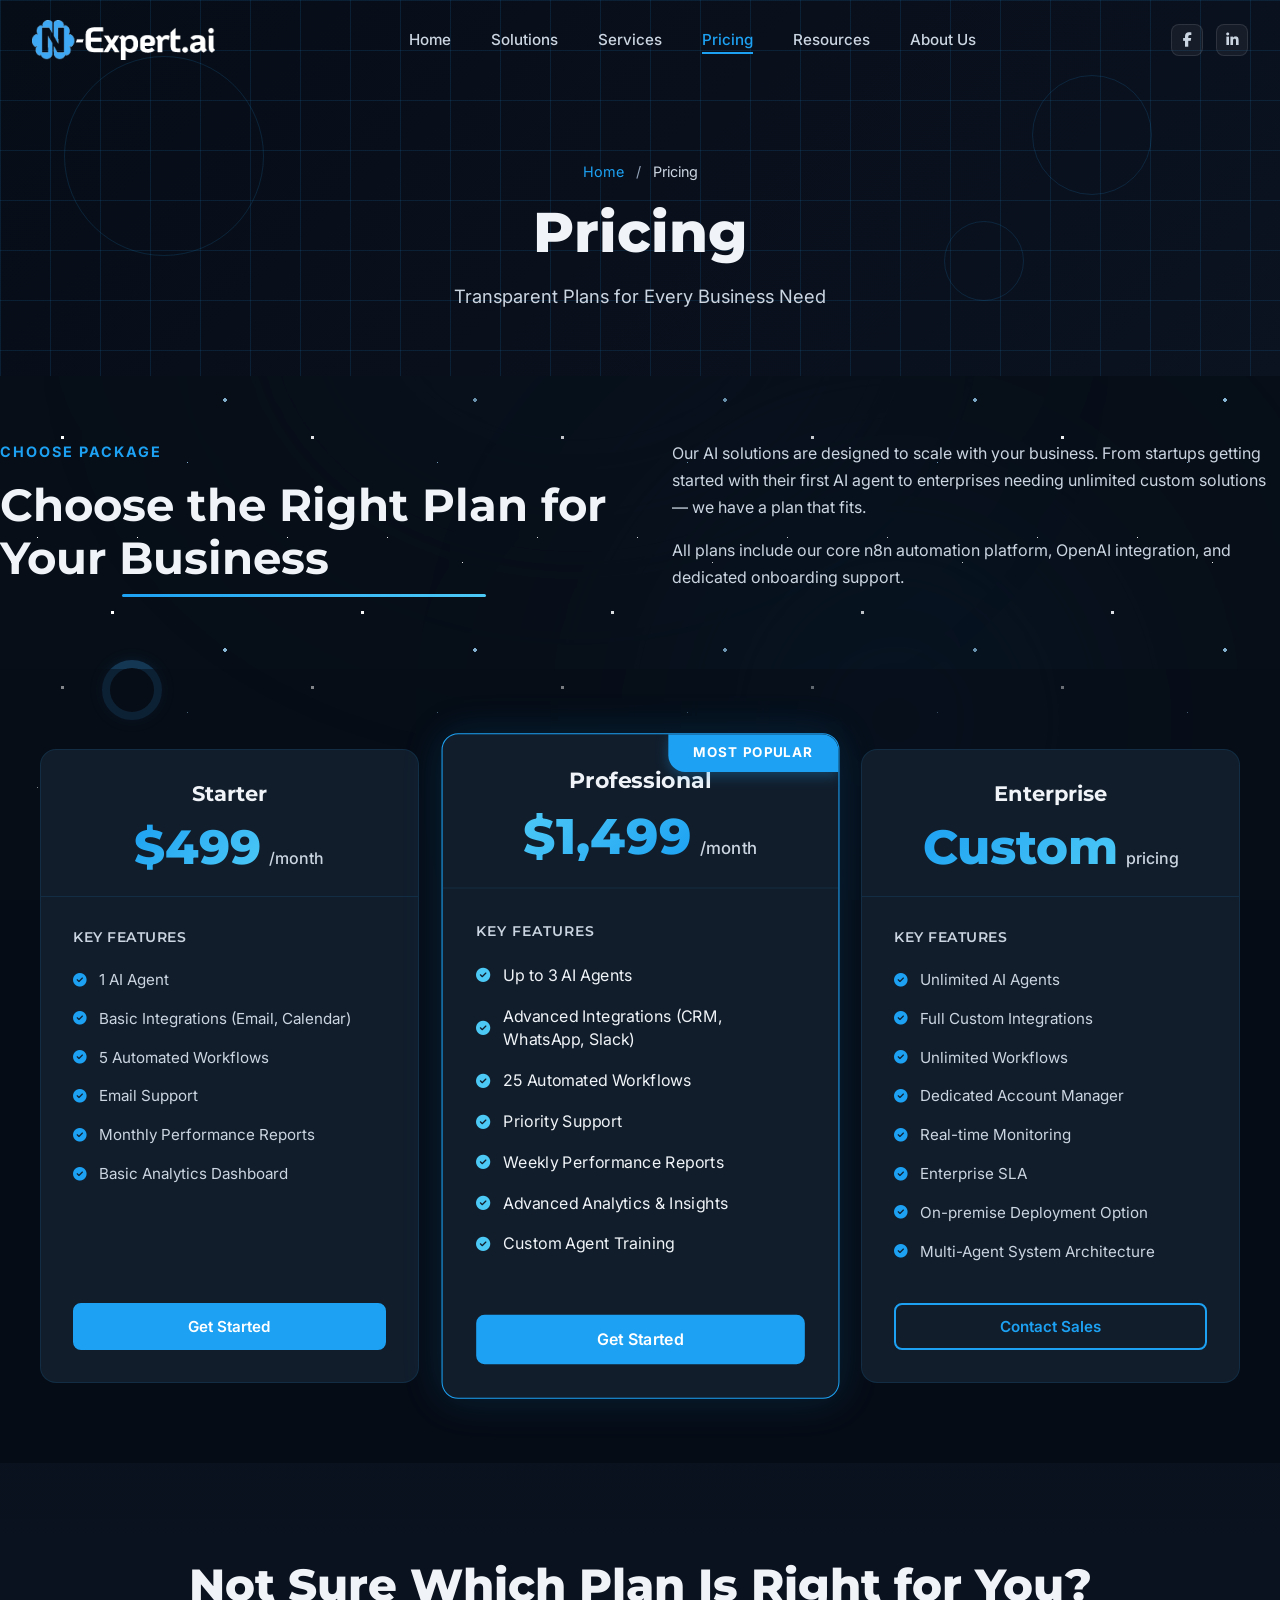
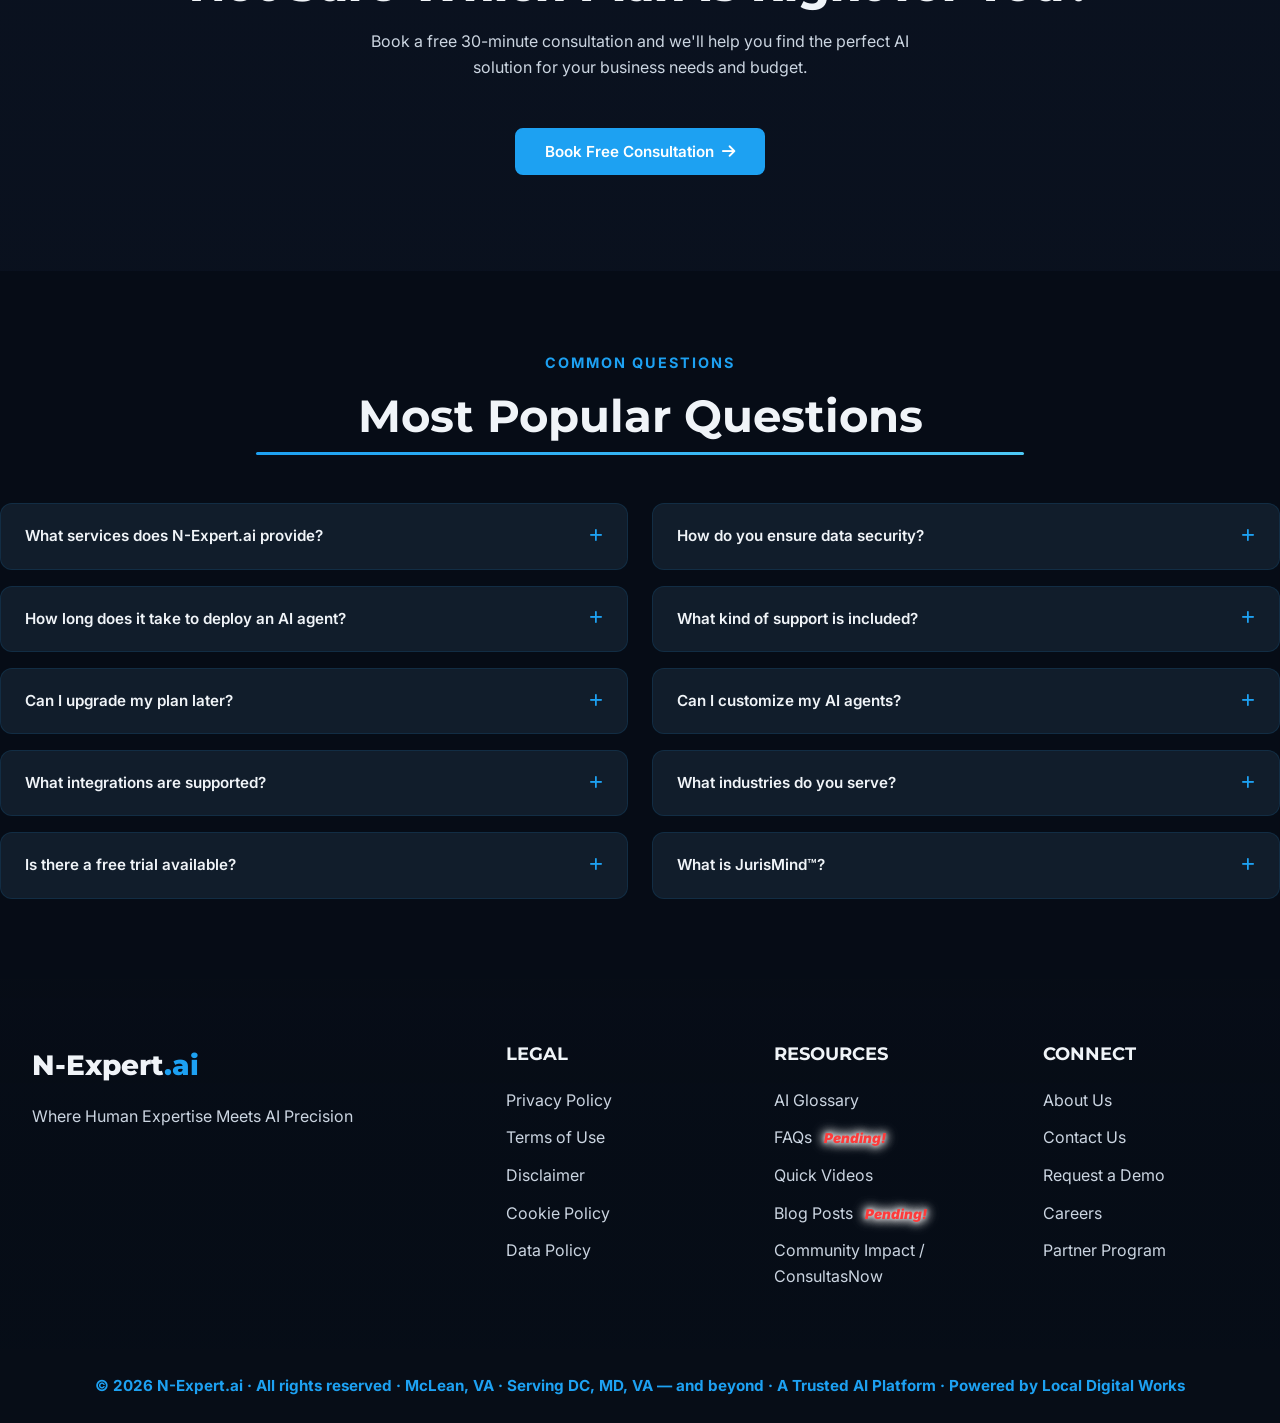
<file: pricing.html>
<!DOCTYPE html>
<html lang="en">

<head>
    <meta charset="UTF-8">
    <meta name="viewport" content="width=device-width, initial-scale=1.0">
    <title>N-Expert.ai - Pricing</title>
    <meta name="description"
        content="Transparent pricing plans for AI agent solutions. Choose from Starter, Professional, or Enterprise tiers to transform your business.">

    <!-- Preconnect to CDNs -->
    <link rel="preconnect" href="https://fonts.googleapis.com">
    <link rel="preconnect" href="https://fonts.gstatic.com" crossorigin>
    <link rel="preconnect" href="https://cdnjs.cloudflare.com" crossorigin>

    <!-- Google Fonts (non-blocking) -->
    <link rel="preload" as="style"
        href="https://fonts.googleapis.com/css2?family=Montserrat:wght@400;500;600;700;800;900&family=Inter:wght@300;400;500;600;700&display=swap"
        onload="this.onload=null;this.rel='stylesheet'">
    <noscript>
        <link
            href="https://fonts.googleapis.com/css2?family=Montserrat:wght@400;500;600;700;800;900&family=Inter:wght@300;400;500;600;700&display=swap"
            rel="stylesheet">
    </noscript>

    <!-- Font Awesome (non-blocking) -->
    <link rel="preload" as="style" href="https://cdnjs.cloudflare.com/ajax/libs/font-awesome/6.5.1/css/all.min.css"
        onload="this.onload=null;this.rel='stylesheet'">
    <noscript>
        <link rel="stylesheet" href="https://cdnjs.cloudflare.com/ajax/libs/font-awesome/6.5.1/css/all.min.css">
    </noscript>

    <!-- Stylesheets -->
    <link rel="stylesheet" href="css/shared.css">
    <link rel="stylesheet" href="css/pricing.css">
</head>

<body>
    <!-- Animated Space Background Layout -->
    <div class="space-background-container">
        <div class="nebula nebula-1"></div>
        <div class="nebula nebula-2"></div>
        <div class="stars-animated"></div>
        <div class="space-object planet obj1"></div>
        <div class="space-object ring obj2"></div>
        <div class="space-object planet obj3"></div>
        <div class="space-object ring obj4"></div>
        <div class="space-object ring obj5"></div>
    </div>

    <!-- Scroll Progress Bar -->
    <div id="scroll-progress"></div>

    <!-- Navigation -->
    <nav class="navbar" id="navbar">
        <div class="container">
            <a href="index.html" class="logo">
                <img src="images/N-Expert-logo-2025.png" alt="N-Expert.ai" style="height: 40px; width: auto;">
            </a>

            <ul class="nav-links">
                <li><a href="index.html">Home</a></li>
                <li><a href="solutions.html">Solutions</a></li>
                <li><a href="services.html">Services</a></li>
                <li><a href="pricing.html" class="active">Pricing</a></li>
                <li><a href="resources.html">Resources</a></li>
                <li><a href="about.html">About Us</a></li>
            </ul>

            <div class="nav-right" style="display: flex; gap: 0.8rem; align-items: center;">
                <a href="https://facebook.com" target="_blank" class="social-icon-header" aria-label="Facebook">
                    <i class="fab fa-facebook-f"></i>
                </a>
                <a href="https://linkedin.com" target="_blank" class="social-icon-header" aria-label="LinkedIn">
                    <i class="fab fa-linkedin-in"></i>
                </a>
            </div>

            <div class="mobile-menu-toggle" id="mobile-toggle">
                <span></span>
                <span></span>
                <span></span>
            </div>
        </div>
    </nav>

    <!-- Mobile Navigation -->
    <div class="mobile-nav" id="mobile-nav">
        <ul class="nav-links">
            <li><a href="index.html">Home</a></li>
            <li><a href="solutions.html">Solutions</a></li>
            <li><a href="services.html">Services</a></li>
            <li><a href="pricing.html" class="active">Pricing</a></li>
            <li><a href="resources.html">Resources</a></li>
            <li><a href="about.html">About Us</a></li>
            <li><button class="btn-primary" style="width: 100%;">Get Started</button></li>
        </ul>
    </div>

    <!-- Page Hero -->
    <section class="page-hero">
        <div class="deco-circle"></div>
        <div class="deco-circle"></div>
        <div class="deco-circle"></div>
        <div class="container">
            <div class="breadcrumb reveal">
                <a href="index.html">Home</a>
                <span>/</span>
                Pricing
            </div>
            <h1 class="reveal">Pricing</h1>
            <p class="hero-subtitle reveal">Transparent Plans for Every Business Need</p>
        </div>
    </section>

    <!-- Pricing Intro Section -->
    <section class="section pricing-intro">
        <div class="container">
            <div class="pricing-intro-grid reveal">
                <div>
                    <div class="section-label">CHOOSE PACKAGE</div>
                    <h2 class="section-title">Choose the Right Plan for Your Business</h2>
                </div>
                <div>
                    <p style="color: var(--text-secondary); line-height: 1.7;">Our AI solutions are designed to scale
                        with your business. From startups getting started with their first AI agent to enterprises
                        needing unlimited custom solutions — we have a plan that fits.</p>
                    <p style="color: var(--text-secondary); line-height: 1.7; margin-top: 1rem;">All plans include our
                        core n8n automation platform, OpenAI integration, and dedicated onboarding support.</p>
                </div>
            </div>
        </div>
    </section>

    <!-- Pricing Cards Section -->
    <section class="section dark pricing-cards-section">
        <div class="container">
            <div class="pricing-grid reveal">
                <!-- Starter Plan -->
                <div class="pricing-card">
                    <div class="pricing-header">
                        <h3>Starter</h3>
                        <div class="pricing-price">
                            <span class="price-amount">$499</span>
                            <span class="price-period">/month</span>
                        </div>
                    </div>
                    <div class="pricing-body">
                        <h4>Key Features</h4>
                        <ul class="pricing-features">
                            <li><i class="fas fa-check-circle"></i> 1 AI Agent</li>
                            <li><i class="fas fa-check-circle"></i> Basic Integrations (Email, Calendar)</li>
                            <li><i class="fas fa-check-circle"></i> 5 Automated Workflows</li>
                            <li><i class="fas fa-check-circle"></i> Email Support</li>
                            <li><i class="fas fa-check-circle"></i> Monthly Performance Reports</li>
                            <li><i class="fas fa-check-circle"></i> Basic Analytics Dashboard</li>
                        </ul>
                        <button class="btn-primary" style="width: 100%; justify-content: center;">Get Started</button>
                    </div>
                </div>

                <!-- Professional Plan (Featured) -->
                <div class="pricing-card featured">
                    <div class="pricing-badge">MOST POPULAR</div>
                    <div class="pricing-header">
                        <h3>Professional</h3>
                        <div class="pricing-price">
                            <span class="price-amount">$1,499</span>
                            <span class="price-period">/month</span>
                        </div>
                    </div>
                    <div class="pricing-body">
                        <h4>Key Features</h4>
                        <ul class="pricing-features">
                            <li><i class="fas fa-check-circle"></i> Up to 3 AI Agents</li>
                            <li><i class="fas fa-check-circle"></i> Advanced Integrations (CRM, WhatsApp, Slack)</li>
                            <li><i class="fas fa-check-circle"></i> 25 Automated Workflows</li>
                            <li><i class="fas fa-check-circle"></i> Priority Support</li>
                            <li><i class="fas fa-check-circle"></i> Weekly Performance Reports</li>
                            <li><i class="fas fa-check-circle"></i> Advanced Analytics & Insights</li>
                            <li><i class="fas fa-check-circle"></i> Custom Agent Training</li>
                        </ul>
                        <button class="btn-primary" style="width: 100%; justify-content: center;">Get Started</button>
                    </div>
                </div>

                <!-- Enterprise Plan -->
                <div class="pricing-card">
                    <div class="pricing-header">
                        <h3>Enterprise</h3>
                        <div class="pricing-price">
                            <span class="price-amount">Custom</span>
                            <span class="price-period">pricing</span>
                        </div>
                    </div>
                    <div class="pricing-body">
                        <h4>Key Features</h4>
                        <ul class="pricing-features">
                            <li><i class="fas fa-check-circle"></i> Unlimited AI Agents</li>
                            <li><i class="fas fa-check-circle"></i> Full Custom Integrations</li>
                            <li><i class="fas fa-check-circle"></i> Unlimited Workflows</li>
                            <li><i class="fas fa-check-circle"></i> Dedicated Account Manager</li>
                            <li><i class="fas fa-check-circle"></i> Real-time Monitoring</li>
                            <li><i class="fas fa-check-circle"></i> Enterprise SLA</li>
                            <li><i class="fas fa-check-circle"></i> On-premise Deployment Option</li>
                            <li><i class="fas fa-check-circle"></i> Multi-Agent System Architecture</li>
                        </ul>
                        <button class="btn-outline" style="width: 100%; justify-content: center;">Contact Sales</button>
                    </div>
                </div>
            </div>
        </div>
    </section>

    <!-- CTA Banner -->
    <section class="section cta-banner">
        <div class="container" style="text-align: center;">
            <h2 class="reveal">Not Sure Which Plan Is Right for You?</h2>
            <p class="reveal" style="color: var(--text-secondary); max-width: 600px; margin: 1rem auto 2rem;">Book a
                free 30-minute consultation and we'll help you find the perfect AI solution for your business needs and
                budget.</p>
            <div class="cta-buttons reveal">
                <button class="btn-primary">Book Free Consultation <i class="fas fa-arrow-right"></i></button>
            </div>
        </div>
    </section>

    <!-- FAQ Section -->
    <section class="section dark faq-section">
        <div class="container" style="text-align: center;">
            <div class="section-label reveal">COMMON QUESTIONS</div>
            <h2 class="section-title reveal">Most Popular Questions</h2>
            <div class="faq-grid reveal">
                <!-- Left Column -->
                <div class="faq-column">
                    <!-- FAQ 1 -->
                    <div class="faq-item">
                        <div class="faq-question">
                            <span>What services does N-Expert.ai provide?</span>
                            <i class="fas fa-plus"></i>
                        </div>
                        <div class="faq-answer">
                            <p>N-Expert.ai provides AI consulting, custom AI agent development, Multi-Agent System (MAS)
                                implementation, workflow automation, and ongoing support. We specialize in making AI
                                practical and profitable for small and midsize businesses.</p>
                        </div>
                    </div>

                    <!-- FAQ 2 -->
                    <div class="faq-item">
                        <div class="faq-question">
                            <span>How long does it take to deploy an AI agent?</span>
                            <i class="fas fa-plus"></i>
                        </div>
                        <div class="faq-answer">
                            <p>Typical deployment takes 2-4 weeks depending on complexity. Simple conversational agents
                                can be ready in as little as 1 week, while complex Multi-Agent Systems may take 6-8
                                weeks.</p>
                        </div>
                    </div>

                    <!-- FAQ 3 -->
                    <div class="faq-item">
                        <div class="faq-question">
                            <span>Can I upgrade my plan later?</span>
                            <i class="fas fa-plus"></i>
                        </div>
                        <div class="faq-answer">
                            <p>Absolutely! You can upgrade your plan at any time. We'll pro-rate the difference and help
                                you transition smoothly to your new tier with zero downtime.</p>
                        </div>
                    </div>

                    <!-- FAQ 4 -->
                    <div class="faq-item">
                        <div class="faq-question">
                            <span>What integrations are supported?</span>
                            <i class="fas fa-plus"></i>
                        </div>
                        <div class="faq-answer">
                            <p>We support 200+ integrations through n8n including CRM systems (Salesforce, HubSpot),
                                messaging (WhatsApp, Slack, Teams), email, calendars, databases, and custom APIs.</p>
                        </div>
                    </div>

                    <!-- FAQ 5 -->
                    <div class="faq-item">
                        <div class="faq-question">
                            <span>Is there a free trial available?</span>
                            <i class="fas fa-plus"></i>
                        </div>
                        <div class="faq-answer">
                            <p>We offer a free 30-minute consultation and demo of our AI agents. For qualified
                                businesses, we provide a 14-day pilot program to test specific use cases.</p>
                        </div>
                    </div>
                </div>

                <!-- Right Column -->
                <div class="faq-column">
                    <!-- FAQ 6 -->
                    <div class="faq-item">
                        <div class="faq-question">
                            <span>How do you ensure data security?</span>
                            <i class="fas fa-plus"></i>
                        </div>
                        <div class="faq-answer">
                            <p>We follow enterprise-grade security practices including end-to-end encryption, SOC 2
                                compliance, role-based access control, and data residency options. Your data never
                                leaves your approved infrastructure.</p>
                        </div>
                    </div>

                    <!-- FAQ 7 -->
                    <div class="faq-item">
                        <div class="faq-question">
                            <span>What kind of support is included?</span>
                            <i class="fas fa-plus"></i>
                        </div>
                        <div class="faq-answer">
                            <p>All plans include onboarding support. Starter includes email support, Professional adds
                                priority response times, and Enterprise gets a dedicated account manager with 24/7
                                availability.</p>
                        </div>
                    </div>

                    <!-- FAQ 8 -->
                    <div class="faq-item">
                        <div class="faq-question">
                            <span>Can I customize my AI agents?</span>
                            <i class="fas fa-plus"></i>
                        </div>
                        <div class="faq-answer">
                            <p>Yes! Every AI agent is customized to your brand voice, business processes, and specific
                                requirements. We train agents on your data and continuously optimize their performance.
                            </p>
                        </div>
                    </div>

                    <!-- FAQ 9 -->
                    <div class="faq-item">
                        <div class="faq-question">
                            <span>What industries do you serve?</span>
                            <i class="fas fa-plus"></i>
                        </div>
                        <div class="faq-answer">
                            <p>We serve professional services, legal firms, real estate, construction, insurance, and
                                healthcare among others. Our agents are designed to adapt to industry-specific
                                regulations and workflows.</p>
                        </div>
                    </div>

                    <!-- FAQ 10 -->
                    <div class="faq-item">
                        <div class="faq-question">
                            <span>What is JurisMind™?</span>
                            <i class="fas fa-plus"></i>
                        </div>
                        <div class="faq-answer">
                            <p>JurisMind™ is our proprietary RAG (Retrieval-Augmented Generation) platform that gives AI
                                agents access to verified legal knowledge bases, enabling accurate legal research,
                                contract analysis, and compliance checking.</p>
                        </div>
                    </div>
                </div>
            </div>
        </div>
    </section>

    <!-- Footer -->
    <footer class="footer">
        <div class="footer-content">
            <div class="footer-brand">
                <div class="logo">
                    N-Expert<span style="color: var(--accent-cyan);">.ai</span>
                </div>
                <p class="tagline">Where Human Expertise Meets AI Precision</p>
            </div>

            <div class="footer-column">
                <h4>LEGAL</h4>
                <ul>
                    <li><a href="#">Privacy Policy</a></li>
                    <li><a href="#">Terms of Use</a></li>
                    <li><a href="#">Disclaimer</a></li>
                    <li><a href="#">Cookie Policy</a></li>
                    <li><a href="#">Data Policy</a></li>
                </ul>
            </div>

            <div class="footer-column">
                <h4>RESOURCES</h4>
                <ul>
                    <li><a href="#">AI Glossary</a></li>
                    <li><a href="#"
                            title="This section is currently being finalized and will be available shortly as part of Phase 2 of our website launch. Thank you for your continued support.">FAQs</a>
                        <span class="badge-pending">Pending!</span>
                    </li>
                    <li><a href="#">Quick Videos</a></li>
                    <li><a href="#"
                            title="This section is currently being finalized and will be available shortly as part of Phase 2 of our website launch. Thank you for your continued support.">Blog
                            Posts</a>
                        <span class="badge-pending">Pending!</span>
                    </li>
                    <li><a href="#">Community Impact / ConsultasNow</a></li>
                </ul>
            </div>

            <div class="footer-column">
                <h4>CONNECT</h4>
                <ul>
                    <li><a href="#">About Us</a></li>
                    <li><a href="#">Contact Us</a></li>
                    <li><a href="#">Request a Demo</a></li>
                    <li><a href="#">Careers</a></li>
                    <li><a href="#">Partner Program</a></li>
                </ul>
            </div>
        </div>

        <div class="footer-bottom">
            <p>&copy; 2026 N-Expert.ai · All rights reserved · McLean, VA · Serving DC, MD, VA — and beyond · A Trusted
                AI Platform · Powered by Local Digital Works</p>
        </div>
    </footer>

    <!-- Scripts -->
    <script src="js/shared.js"></script>
    <script src="js/pricing.js"></script>
</body>

</html>
</file>
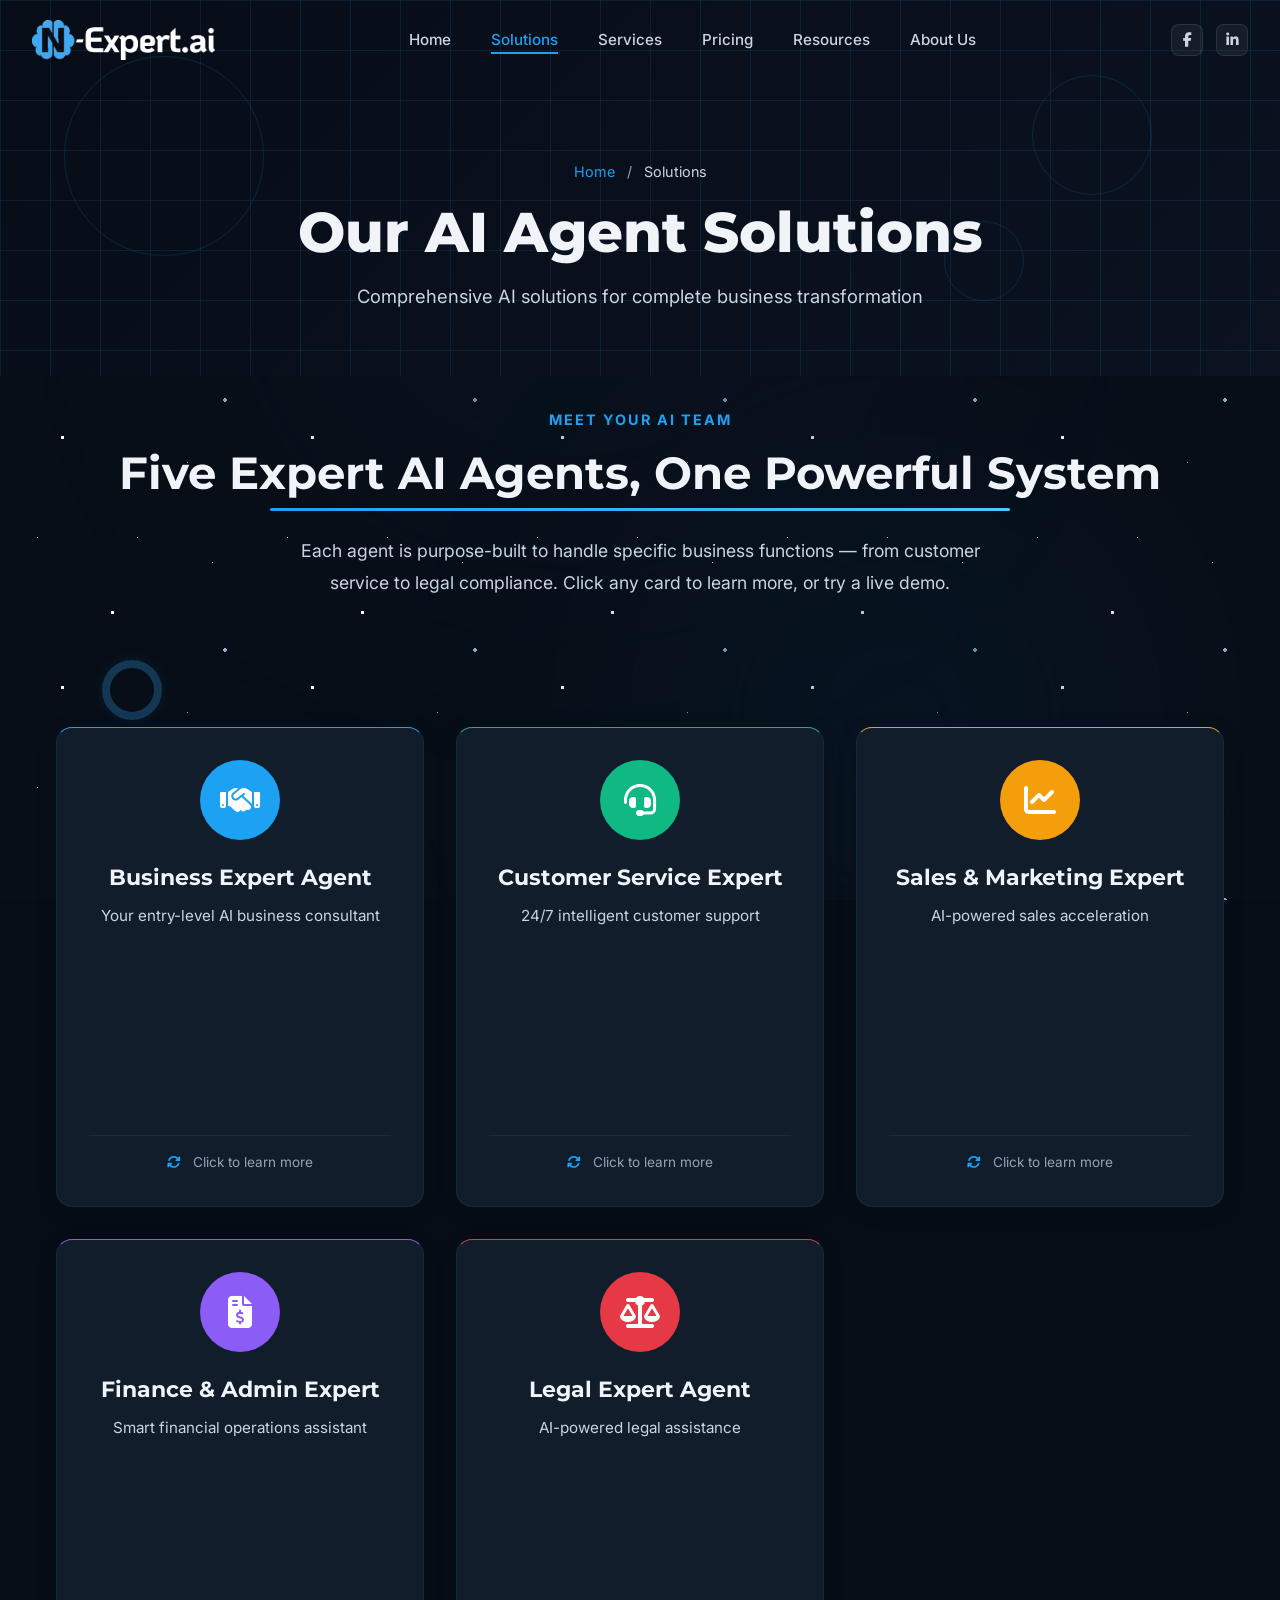
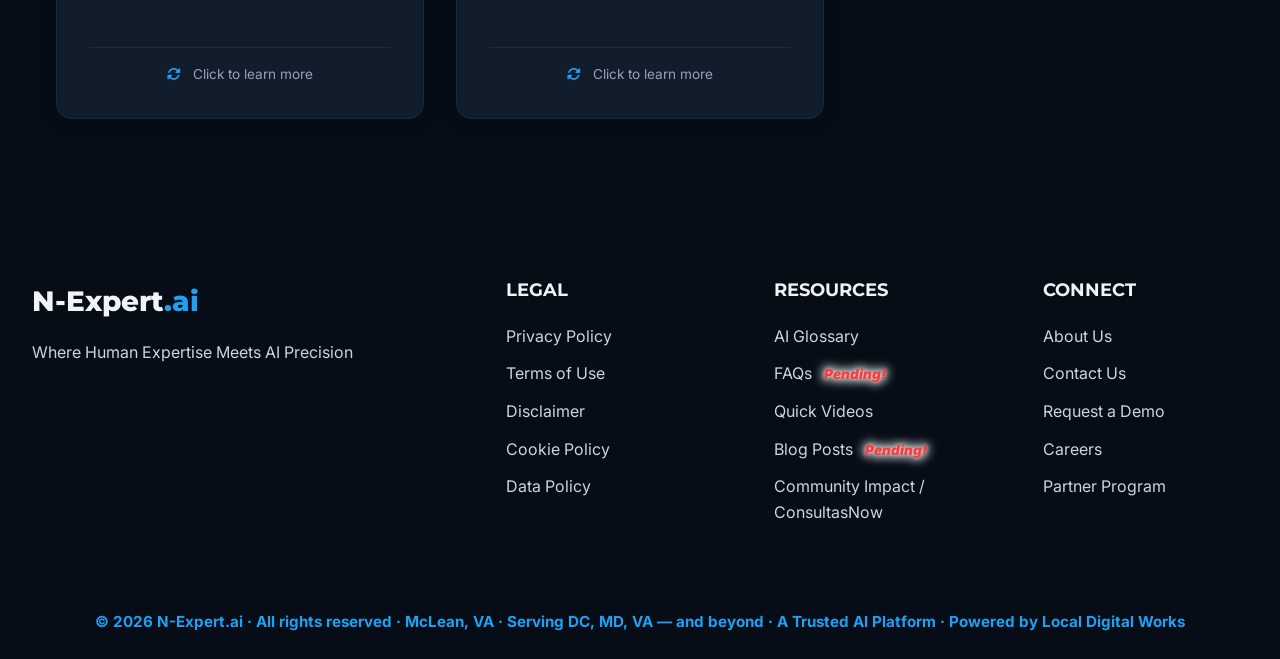
<file: solutions.html>
<!DOCTYPE html>
<html lang="en">

<head>
    <meta charset="UTF-8">
    <meta name="viewport" content="width=device-width, initial-scale=1.0">
    <title>N-Expert.ai - AI Agent Solutions</title>
    <meta name="description"
        content="Discover our comprehensive AI agent solutions for business transformation. Five expert AI agents designed to handle customer service, sales, finance, legal, and business consulting.">

    <!-- Preconnect to external resources -->
    <link rel="preconnect" href="https://fonts.googleapis.com">
    <link rel="preconnect" href="https://fonts.gstatic.com" crossorigin>
    <link rel="preconnect" href="https://cdnjs.cloudflare.com">

    <!-- Google Fonts (non-blocking) -->
    <link rel="preload" as="style"
        href="https://fonts.googleapis.com/css2?family=Montserrat:wght@400;500;600;700;800;900&family=Inter:wght@300;400;500;600;700&display=swap"
        onload="this.onload=null;this.rel='stylesheet'">
    <noscript>
        <link
            href="https://fonts.googleapis.com/css2?family=Montserrat:wght@400;500;600;700;800;900&family=Inter:wght@300;400;500;600;700&display=swap"
            rel="stylesheet">
    </noscript>

    <!-- Font Awesome (non-blocking) -->
    <link rel="preload" as="style" href="https://cdnjs.cloudflare.com/ajax/libs/font-awesome/6.5.1/css/all.min.css"
        onload="this.onload=null;this.rel='stylesheet'">
    <noscript>
        <link rel="stylesheet" href="https://cdnjs.cloudflare.com/ajax/libs/font-awesome/6.5.1/css/all.min.css">
    </noscript>

    <!-- Stylesheets -->
    <link rel="stylesheet" href="css/shared.css">
    <link rel="stylesheet" href="css/solutions.css">
</head>

<body>
    <!-- Animated Space Background Layout -->
    <div class="space-background-container">
        <div class="nebula nebula-1"></div>
        <div class="nebula nebula-2"></div>
        <div class="stars-animated"></div>
        <div class="space-object planet obj1"></div>
        <div class="space-object ring obj2"></div>
        <div class="space-object planet obj3"></div>
        <div class="space-object ring obj4"></div>
        <div class="space-object ring obj5"></div>
    </div>

    <!-- Scroll Progress Bar -->
    <div id="scroll-progress"></div>

    <!-- Navigation -->
    <nav class="navbar" id="navbar">
        <div class="container">
            <a href="index.html" class="logo">
                <img src="images/N-Expert-logo-2025.png" alt="N-Expert.ai" style="height: 40px; width: auto;">
            </a>

            <ul class="nav-links">
                <li><a href="index.html">Home</a></li>
                <li><a href="solutions.html" class="active">Solutions</a></li>
                <li><a href="services.html">Services</a></li>
                <li><a href="pricing.html">Pricing</a></li>
                <li><a href="resources.html">Resources</a></li>
                <li><a href="about.html">About Us</a></li>
            </ul>

            <div class="nav-right" style="display: flex; gap: 0.8rem; align-items: center;">
                <a href="https://facebook.com" target="_blank" class="social-icon-header" aria-label="Facebook">
                    <i class="fab fa-facebook-f"></i>
                </a>
                <a href="https://linkedin.com" target="_blank" class="social-icon-header" aria-label="LinkedIn">
                    <i class="fab fa-linkedin-in"></i>
                </a>
            </div>

            <div class="mobile-menu-toggle" id="mobile-toggle">
                <span></span>
                <span></span>
                <span></span>
            </div>
        </div>
    </nav>

    <!-- Mobile Navigation -->
    <div class="mobile-nav" id="mobile-nav">
        <ul class="nav-links">
            <li><a href="index.html">Home</a></li>
            <li><a href="solutions.html" class="active">Solutions</a></li>
            <li><a href="services.html">Services</a></li>
            <li><a href="pricing.html">Pricing</a></li>
            <li><a href="resources.html">Resources</a></li>
            <li><a href="about.html">About Us</a></li>
            <li><button class="btn-primary" style="width: 100%;">Get Started</button></li>
        </ul>
    </div>

    <!-- Page Hero -->
    <section class="page-hero">
        <div class="deco-circle"></div>
        <div class="deco-circle"></div>
        <div class="deco-circle"></div>
        <div class="container">
            <div class="breadcrumb"><a href="index.html">Home</a> <span>/</span> Solutions</div>
            <h1>Our AI Agent Solutions</h1>
            <p>Comprehensive AI solutions for complete business transformation</p>
        </div>
    </section>

    <!-- Solutions Intro -->
    <section class="section solutions-intro">
        <div class="container" style="text-align: center;">
            <div class="section-label reveal">MEET YOUR AI TEAM</div>
            <h2 class="section-title reveal">Five Expert AI Agents, One Powerful System</h2>
            <p class="section-subtitle reveal" style="margin: 0 auto;">Each agent is purpose-built to handle specific
                business functions — from customer service to legal compliance. Click any card to learn more, or try a
                live demo.</p>
        </div>
    </section>

    <!-- Bot Cards Grid -->
    <section class="section bot-cards-section">
        <div class="container">
            <div class="bot-cards-grid">

                <!-- Bot 1: Business Expert Agent -->
                <div class="bot-card reveal" data-bot="business" data-color="#1DA1F2">
                    <div class="bot-card-inner">
                        <div class="bot-card-front" style="border-top-color: #1DA1F2;">
                            <div class="bot-icon" style="background: #1DA1F2;"><i class="fas fa-handshake"></i></div>
                            <h3>Business Expert Agent</h3>
                            <p>Your entry-level AI business consultant</p>
                            <span class="flip-hint"><i class="fas fa-sync-alt"></i> Click to learn more</span>
                        </div>
                        <div class="bot-card-back" style="border-top-color: #1DA1F2;">
                            <h3>Business Expert Agent</h3>
                            <p class="bot-description">Handles initial client intake, business assessment, scheduling,
                                and general business inquiries. Perfect for small businesses starting their AI journey.
                            </p>
                            <ul class="bot-features">
                                <li><i class="fas fa-check"></i> Client Intake Automation</li>
                                <li><i class="fas fa-check"></i> Business Assessment</li>
                                <li><i class="fas fa-check"></i> Meeting Scheduling</li>
                                <li><i class="fas fa-check"></i> FAQ Handling</li>
                            </ul>
                            <div class="bot-tech">
                                <span class="tech-badge">OpenAI</span>
                                <span class="tech-badge">n8n</span>
                                <span class="tech-badge">Supabase</span>
                            </div>
                            <button class="btn-primary bot-demo-btn" data-bot="business"
                                data-name="Business Expert Agent" data-icon="fa-handshake" data-color="#1DA1F2">Try
                                Demo</button>
                        </div>
                    </div>
                </div>

                <!-- Bot 2: Customer Service Expert -->
                <div class="bot-card reveal" data-bot="customer" data-color="#10B981">
                    <div class="bot-card-inner">
                        <div class="bot-card-front" style="border-top-color: #10B981;">
                            <div class="bot-icon" style="background: #10B981;"><i class="fas fa-headset"></i></div>
                            <h3>Customer Service Expert</h3>
                            <p>24/7 intelligent customer support</p>
                            <span class="flip-hint"><i class="fas fa-sync-alt"></i> Click to learn more</span>
                        </div>
                        <div class="bot-card-back" style="border-top-color: #10B981;">
                            <h3>Customer Service Expert</h3>
                            <p class="bot-description">Manages customer inquiries, ticket routing, escalation workflows,
                                and satisfaction tracking with empathetic, context-aware responses.</p>
                            <ul class="bot-features">
                                <li><i class="fas fa-check"></i> Ticket Management</li>
                                <li><i class="fas fa-check"></i> Smart Routing</li>
                                <li><i class="fas fa-check"></i> Escalation Logic</li>
                                <li><i class="fas fa-check"></i> Satisfaction Tracking</li>
                            </ul>
                            <div class="bot-tech">
                                <span class="tech-badge">OpenAI</span>
                                <span class="tech-badge">n8n</span>
                                <span class="tech-badge">WhatsApp API</span>
                            </div>
                            <button class="btn-primary bot-demo-btn" data-bot="customer"
                                data-name="Customer Service Expert" data-icon="fa-headset" data-color="#10B981">Try
                                Demo</button>
                        </div>
                    </div>
                </div>

                <!-- Bot 3: Sales & Marketing Expert -->
                <div class="bot-card reveal" data-bot="sales" data-color="#F59E0B">
                    <div class="bot-card-inner">
                        <div class="bot-card-front" style="border-top-color: #F59E0B;">
                            <div class="bot-icon" style="background: #F59E0B;"><i class="fas fa-chart-line"></i></div>
                            <h3>Sales & Marketing Expert</h3>
                            <p>AI-powered sales acceleration</p>
                            <span class="flip-hint"><i class="fas fa-sync-alt"></i> Click to learn more</span>
                        </div>
                        <div class="bot-card-back" style="border-top-color: #F59E0B;">
                            <h3>Sales & Marketing Expert</h3>
                            <p class="bot-description">Qualifies leads, nurtures prospects, automates follow-ups, and
                                provides real-time sales analytics to maximize conversion rates.</p>
                            <ul class="bot-features">
                                <li><i class="fas fa-check"></i> Lead Qualification</li>
                                <li><i class="fas fa-check"></i> Automated Follow-ups</li>
                                <li><i class="fas fa-check"></i> Pipeline Analytics</li>
                                <li><i class="fas fa-check"></i> Campaign Optimization</li>
                            </ul>
                            <div class="bot-tech">
                                <span class="tech-badge">OpenAI</span>
                                <span class="tech-badge">n8n</span>
                                <span class="tech-badge">CRM Integration</span>
                            </div>
                            <button class="btn-primary bot-demo-btn" data-bot="sales"
                                data-name="Sales & Marketing Expert" data-icon="fa-chart-line" data-color="#F59E0B">Try
                                Demo</button>
                        </div>
                    </div>
                </div>

                <!-- Bot 4: Finance & Admin Expert -->
                <div class="bot-card reveal" data-bot="finance" data-color="#8B5CF6">
                    <div class="bot-card-inner">
                        <div class="bot-card-front" style="border-top-color: #8B5CF6;">
                            <div class="bot-icon" style="background: #8B5CF6;"><i
                                    class="fas fa-file-invoice-dollar"></i></div>
                            <h3>Finance & Admin Expert</h3>
                            <p>Smart financial operations assistant</p>
                            <span class="flip-hint"><i class="fas fa-sync-alt"></i> Click to learn more</span>
                        </div>
                        <div class="bot-card-back" style="border-top-color: #8B5CF6;">
                            <h3>Finance & Admin Expert</h3>
                            <p class="bot-description">Automates invoicing, expense tracking, financial reporting, and
                                administrative workflows with precision and compliance.</p>
                            <ul class="bot-features">
                                <li><i class="fas fa-check"></i> Invoice Automation</li>
                                <li><i class="fas fa-check"></i> Expense Tracking</li>
                                <li><i class="fas fa-check"></i> Financial Reports</li>
                                <li><i class="fas fa-check"></i> Compliance Checks</li>
                            </ul>
                            <div class="bot-tech">
                                <span class="tech-badge">OpenAI</span>
                                <span class="tech-badge">n8n</span>
                                <span class="tech-badge">QuickBooks API</span>
                            </div>
                            <button class="btn-primary bot-demo-btn" data-bot="finance"
                                data-name="Finance & Admin Expert" data-icon="fa-file-invoice-dollar"
                                data-color="#8B5CF6">Try Demo</button>
                        </div>
                    </div>
                </div>

                <!-- Bot 5: Legal Expert Agent -->
                <div class="bot-card reveal" data-bot="legal" data-color="#E63946">
                    <div class="bot-card-inner">
                        <div class="bot-card-front" style="border-top-color: #E63946;">
                            <div class="bot-icon" style="background: #E63946;"><i class="fas fa-scale-balanced"></i>
                            </div>
                            <h3>Legal Expert Agent</h3>
                            <p>AI-powered legal assistance</p>
                            <span class="flip-hint"><i class="fas fa-sync-alt"></i> Click to learn more</span>
                        </div>
                        <div class="bot-card-back" style="border-top-color: #E63946;">
                            <h3>Legal Expert Agent</h3>
                            <p class="bot-description">Supports contract review, compliance monitoring, legal research,
                                and document drafting with JurisMind™ RAG technology.</p>
                            <ul class="bot-features">
                                <li><i class="fas fa-check"></i> Contract Review</li>
                                <li><i class="fas fa-check"></i> Compliance Monitoring</li>
                                <li><i class="fas fa-check"></i> Legal Research</li>
                                <li><i class="fas fa-check"></i> Document Drafting</li>
                            </ul>
                            <div class="bot-tech">
                                <span class="tech-badge">OpenAI</span>
                                <span class="tech-badge">n8n</span>
                                <span class="tech-badge">JurisMind™</span>
                            </div>
                            <button class="btn-primary bot-demo-btn" data-bot="legal" data-name="Legal Expert Agent"
                                data-icon="fa-scale-balanced" data-color="#E63946">Try Demo</button>
                        </div>
                    </div>
                </div>

            </div>
        </div>
    </section>

    <!-- Demo Modal -->
    <div class="demo-modal-overlay" id="demo-modal">
        <div class="demo-modal">
            <button class="demo-modal-close" id="demo-modal-close"><i class="fas fa-times"></i></button>
            <div class="demo-modal-header" id="demo-modal-header">
                <div class="demo-modal-icon" id="demo-modal-icon"><i class="fas fa-robot"></i></div>
                <h3 id="demo-modal-title">AI Agent Demo</h3>
            </div>

            <!-- Custom Chat Area (webhook mode) -->
            <div class="demo-chat-area" id="demo-chat-area">
                <div class="demo-modal-chat" id="demo-modal-chat">
                    <div class="chat-message bot-message">
                        <p>Hello! I'm your AI assistant. How can I help you today?</p>
                    </div>
                </div>
            </div>

            <!-- Chat Widget Container (iframe mode) -->
            <div class="demo-chat-widget" id="demo-chat-widget"></div>

            <!-- Input Area (webhook mode only) -->
            <div class="demo-modal-input" id="demo-input-area">
                <input type="text" id="demo-input" placeholder="Type a message...">
                <button class="btn-primary" id="demo-send"><i class="fas fa-paper-plane"></i></button>
            </div>

            <!-- Exit Confirmation Dialog -->
            <div class="confirm-exit-overlay" id="confirm-exit-overlay">
                <div class="confirm-exit-dialog">
                    <div class="confirm-exit-icon"><i class="fas fa-exclamation-triangle"></i></div>
                    <h4>Are you sure?</h4>
                    <p>You are about to leave the conversation. Your chat history will be lost.</p>
                    <div class="confirm-exit-buttons">
                        <button class="btn-outline" id="confirm-exit-no">Continue Chat</button>
                        <button class="btn-red" id="confirm-exit-yes">Leave Conversation</button>
                    </div>
                </div>
            </div>
        </div>
    </div>

    <!-- Footer -->
    <footer class="footer">
        <div class="footer-content">
            <div class="footer-brand">
                <div class="logo">
                    N-Expert<span style="color: var(--accent-cyan);">.ai</span>
                </div>
                <p class="tagline">Where Human Expertise Meets AI Precision</p>
            </div>

            <div class="footer-column">
                <h4>LEGAL</h4>
                <ul>
                    <li><a href="#">Privacy Policy</a></li>
                    <li><a href="#">Terms of Use</a></li>
                    <li><a href="#">Disclaimer</a></li>
                    <li><a href="#">Cookie Policy</a></li>
                    <li><a href="#">Data Policy</a></li>
                </ul>
            </div>

            <div class="footer-column">
                <h4>RESOURCES</h4>
                <ul>
                    <li><a href="#">AI Glossary</a></li>
                    <li><a href="#"
                            title="This section is currently being finalized and will be available shortly as part of Phase 2 of our website launch. Thank you for your continued support.">FAQs</a>
                        <span class="badge-pending">Pending!</span>
                    </li>
                    <li><a href="#">Quick Videos</a></li>
                    <li><a href="#"
                            title="This section is currently being finalized and will be available shortly as part of Phase 2 of our website launch. Thank you for your continued support.">Blog
                            Posts</a>
                        <span class="badge-pending">Pending!</span>
                    </li>
                    <li><a href="#">Community Impact / ConsultasNow</a></li>
                </ul>
            </div>

            <div class="footer-column">
                <h4>CONNECT</h4>
                <ul>
                    <li><a href="#">About Us</a></li>
                    <li><a href="#">Contact Us</a></li>
                    <li><a href="#">Request a Demo</a></li>
                    <li><a href="#">Careers</a></li>
                    <li><a href="#">Partner Program</a></li>
                </ul>
            </div>
        </div>

        <div class="footer-bottom">
            <p>&copy; 2026 N-Expert.ai · All rights reserved · McLean, VA · Serving DC, MD, VA — and beyond · A Trusted
                AI Platform · Powered by Local Digital Works</p>
        </div>
    </footer>

    <!-- Scripts -->
    <script src="js/shared.js"></script>
    <script src="js/solutions.js"></script>
</body>

</html>
</file>
<file: css/shared.css>
/* ========== RESET & BASE ========== */
* {
    margin: 0;
    padding: 0;
    box-sizing: border-box;
}

:root {
    /* Colors */
    --bg-primary: #0B1220;
    --bg-secondary: #0F1923;
    --bg-card: #111D2B;
    --bg-darker: #070D17;
    --accent-cyan: #1DA1F2;
    --accent-cyan-light: #4DC9F6;
    --accent-cyan-dark: #0E7AC2;
    --accent-red: #E63946;
    --text-primary: #F0F4F8;
    --text-secondary: #CBD5E1;
    /* Increased brightness for better contrast */
    --text-dim: #94A3B8;
    --border: rgba(29, 161, 242, 0.12);
    --border-hover: rgba(29, 161, 242, 0.3);
    --glass-bg: rgba(11, 18, 32, 0.85);

    /* Typography */
    --font-heading: 'Montserrat', sans-serif;
    --font-body: 'Inter', sans-serif;
}

html {
    scroll-behavior: smooth;
    overflow-x: hidden;
}

body {
    font-family: var(--font-body);
    color: var(--text-primary);
    line-height: 1.6;
    overflow-x: hidden;
    background-color: var(--bg-darker);
}

/* --- Animated Space Background Container --- */
.space-background-container {
    position: fixed;
    top: 0;
    left: 0;
    right: 0;
    bottom: 0;
    z-index: -10;
    pointer-events: none;
    background-color: #070e17;
    /* Base dark color from user */
    overflow: hidden;
}

/* --- Stars (Background Layer) --- */
.space-background-container .stars-animated {
    position: absolute;
    top: 0;
    left: 0;
    right: 0;
    bottom: 0;
    background-image:
        radial-gradient(1px 1px at 15% 15%, #ffffff 100%, transparent),
        radial-gradient(1.5px 1.5px at 45% 45%, #ffffff 80%, transparent),
        radial-gradient(1px 1px at 75% 85%, #88b7d5 100%, transparent),
        radial-gradient(1px 1px at 55% 15%, #ffffff 100%, transparent),
        radial-gradient(1.5px 1.5px at 90% 60%, #88b7d5 80%, transparent);
    background-size: 300px 300px;
    animation: twinkle 3s ease-in-out infinite alternate;
    z-index: 1;
}

/* --- Nebulas (Blurred background lights) --- */
.space-background-container .nebula {
    position: absolute;
    border-radius: 50%;
    background: #091729;
    /* Darkened */
    filter: blur(120px);
    /* Increased blur for smoother spread */
    opacity: 0.3;
    /* Halved opacity so it doesn't look like a solid smudge */
    z-index: 2;
    pointer-events: none;
}

.space-background-container .nebula-1 {
    width: 50vw;
    height: 50vh;
    top: 10%;
    left: 20%;
    animation: drift 20s infinite ease-in-out;
}

.space-background-container .nebula-2 {
    width: 40vw;
    height: 60vh;
    bottom: -10%;
    right: 10%;
    background: #0a2038;
    animation: drift 25s infinite ease-in-out reverse;
}

/* Optimize space background for mobile: kill extreme blurs that cause scrolling stutter */
@media (max-width: 768px) {
    .space-background-container .nebula {
        filter: blur(40px);
        opacity: 0.15;
        animation: none;
    }

    .space-background-container .stars-animated {
        animation: none;
    }

    .space-background-container .space-object {
        animation: none;
    }

    .floating-star {
        animation-duration: 10s !important;
    }
}

@media (max-width: 480px) {
    .space-background-container .nebula {
        display: none;
    }

    .space-background-container .stars-animated {
        opacity: 0.5;
    }

    .floating-star {
        animation: none !important;
        opacity: 0.4 !important;
    }
}

/* --- Floating Objects (Planets and Rings) --- */
.space-background-container .space-object {
    position: absolute;
    border-radius: 50%;
    z-index: 3;
    pointer-events: none;
}

/* --- Floating Star Particles --- */
.floating-star {
    position: absolute;
    background: #ffffff;
    border-radius: 50%;
    pointer-events: none;
    z-index: 2;
    opacity: 0;
    animation: starFloat 8s ease-in-out infinite;
}

.floating-star.star-blue {
    background: #88ccff;
    box-shadow: 0 0 4px rgba(136, 204, 255, 0.6);
}

@keyframes starFloat {
    0% {
        opacity: 0;
        transform: translateY(0) translateX(0) scale(1);
    }

    20% {
        opacity: 0.9;
    }

    50% {
        opacity: 0.5;
        transform: translateY(-40px) translateX(20px) scale(1.3);
    }

    80% {
        opacity: 0.8;
    }

    100% {
        opacity: 0;
        transform: translateY(-80px) translateX(-10px) scale(0.8);
    }
}

/* Estilo para los Planetas sólidos */
.space-background-container .planet {
    background: radial-gradient(circle at 30% 30%, #1c456b, #0c1f35);
    box-shadow: inset -10px -10px 20px rgba(0, 0, 0, 0.4), 0 0 20px rgba(29, 161, 242, 0.15);
}

/* Estilo para los Anillos huecos */
.space-background-container .ring {
    border: 6px solid #143754;
    box-sizing: border-box;
    background: transparent;
    box-shadow: 0 0 15px rgba(29, 161, 242, 0.1);
}

/* Posicionamiento y tamaños específicos */
.space-background-container .obj1 {
    width: 140px;
    height: 140px;
    top: 25%;
    left: -2%;
    animation: floatVertical 8s ease-in-out infinite;
}

.space-background-container .obj2 {
    width: 60px;
    height: 60px;
    bottom: 20%;
    left: 8%;
    animation: floatHorizontal 12s ease-in-out infinite;
    border-width: 8px;
}

.space-background-container .obj3 {
    width: 130px;
    height: 130px;
    bottom: -5%;
    right: 8%;
    animation: floatVertical 10s ease-in-out infinite reverse;
    opacity: 0.9;
}

.space-background-container .obj4 {
    width: 50px;
    height: 50px;
    top: 15%;
    right: 8%;
    animation: floatHorizontal 14s ease-in-out infinite;
    border-width: 6px;
}

.space-background-container .obj5 {
    width: 80px;
    height: 80px;
    top: 10%;
    right: 28%;
    animation: floatVertical 16s ease-in-out infinite;
    border: 4px solid rgba(20, 55, 84, 0.4);
}

/* --- Animaciones (Keyframes) --- */

@keyframes twinkle {
    0% {
        opacity: 0.5;
    }

    50% {
        opacity: 1;
    }

    100% {
        opacity: 0.65;
    }
}

@keyframes drift {
    0% {
        transform: translate(0, 0) scale(1);
    }

    33% {
        transform: translate(30px, -30px) scale(1.05);
    }

    66% {
        transform: translate(-20px, 20px) scale(0.95);
    }

    100% {
        transform: translate(0, 0) scale(1);
    }
}

@keyframes floatVertical {
    0% {
        transform: scale(1) rotate(0deg);
        opacity: 0.6;
        box-shadow: 0 0 15px rgba(29, 161, 242, 0.1);
    }

    50% {
        transform: scale(1.08) rotate(5deg);
        opacity: 1;
        box-shadow: 0 0 30px rgba(29, 161, 242, 0.25);
    }

    100% {
        transform: scale(1) rotate(0deg);
        opacity: 0.6;
        box-shadow: 0 0 15px rgba(29, 161, 242, 0.1);
    }
}

@keyframes floatHorizontal {
    0% {
        transform: scale(1) rotate(0deg);
        opacity: 0.5;
        box-shadow: 0 0 10px rgba(29, 161, 242, 0.1);
    }

    50% {
        transform: scale(1.12) rotate(-5deg);
        opacity: 0.9;
        box-shadow: 0 0 25px rgba(29, 161, 242, 0.3);
    }

    100% {
        transform: scale(1) rotate(0deg);
        opacity: 0.5;
        box-shadow: 0 0 10px rgba(29, 161, 242, 0.1);
    }
}

/* --- Animated Space Background Container --- */
.space-background-container {
    position: fixed;
    top: 0;
    left: 0;
    right: 0;
    bottom: 0;
    z-index: -10;
    pointer-events: none;
    background-color: #070e17;
    /* Base dark color from user */
    overflow: hidden;
}

/* --- Stars (Background Layer) --- */
.space-background-container .stars-animated {
    position: absolute;
    top: 0;
    left: 0;
    right: 0;
    bottom: 0;
    /* User's star gradients */
    background-image:
        radial-gradient(1px 1px at 15% 15%, #ffffff 100%, transparent),
        radial-gradient(1px 1px at 85% 25%, #ffffff 100%, transparent),
        radial-gradient(2px 2px at 45% 45%, #ffffff 80%, transparent),
        radial-gradient(1px 1px at 75% 85%, #88b7d5 100%, transparent),
        radial-gradient(1.5px 1.5px at 25% 75%, #ffffff 100%, transparent),
        radial-gradient(1px 1px at 55% 15%, #ffffff 100%, transparent),
        radial-gradient(2px 2px at 90% 60%, #88b7d5 80%, transparent);
    background-size: 250px 250px;
    animation: twinkle 4s ease-in-out infinite alternate;
    z-index: 1;
}

/* --- Nebulas (Blurred background lights) --- */
.space-background-container .nebula {
    position: absolute;
    border-radius: 50%;
    background: #091729;
    /* Darkened */
    filter: blur(120px);
    /* Increased blur for smoother spread */
    opacity: 0.3;
    /* Halved opacity so it doesn't look like a solid smudge */
    z-index: 2;
    pointer-events: none;
}

.space-background-container .nebula-1 {
    width: 50vw;
    height: 50vh;
    top: 10%;
    left: 20%;
    animation: drift 20s infinite ease-in-out;
}

.space-background-container .nebula-2 {
    width: 40vw;
    height: 60vh;
    bottom: -10%;
    right: 10%;
    background: #0a2038;
    animation: drift 25s infinite ease-in-out reverse;
}

/* --- Floating Objects (Planets and Rings) --- */
.space-background-container .space-object {
    position: absolute;
    border-radius: 50%;
    z-index: 3;
    pointer-events: none;
}

/* Estilo para los Planetas sólidos */
.space-background-container .planet {
    background: radial-gradient(circle at 30% 30%, #1c456b, #0c1f35);
    box-shadow: inset -10px -10px 20px rgba(0, 0, 0, 0.4);
}

/* Estilo para los Anillos huecos */
.space-background-container .ring {
    border: 6px solid #143754;
    box-sizing: border-box;
    background: transparent;
}

/* Posicionamiento y tamaños específicos */
.space-background-container .obj1 {
    width: 140px;
    height: 140px;
    top: 25%;
    left: -2%;
    animation: floatVertical 8s ease-in-out infinite;
}

.space-background-container .obj2 {
    width: 60px;
    height: 60px;
    bottom: 20%;
    left: 8%;
    animation: floatHorizontal 12s ease-in-out infinite;
    border-width: 8px;
}

.space-background-container .obj3 {
    width: 130px;
    height: 130px;
    bottom: -5%;
    right: 8%;
    animation: floatVertical 10s ease-in-out infinite reverse;
    opacity: 0.9;
}

.space-background-container .obj4 {
    width: 50px;
    height: 50px;
    top: 15%;
    right: 8%;
    animation: floatHorizontal 14s ease-in-out infinite;
    border-width: 6px;
}

.space-background-container .obj5 {
    width: 80px;
    height: 80px;
    top: 10%;
    right: 28%;
    animation: floatVertical 16s ease-in-out infinite;
    border: 4px solid rgba(20, 55, 84, 0.4);
}

/* --- Animaciones (Keyframes) --- */

@keyframes twinkle {
    0% {
        opacity: 0.6;
        transform: scale(1);
    }

    100% {
        opacity: 1;
        transform: scale(1.02);
    }
}

@keyframes drift {
    0% {
        transform: translate(0, 0) scale(1);
    }

    33% {
        transform: translate(30px, -30px) scale(1.05);
    }

    66% {
        transform: translate(-20px, 20px) scale(0.95);
    }

    100% {
        transform: translate(0, 0) scale(1);
    }
}

@keyframes floatVertical {
    0% {
        transform: translateY(0px) rotate(0deg);
    }

    50% {
        transform: translateY(-25px) rotate(5deg);
    }

    100% {
        transform: translateY(0px) rotate(0deg);
    }
}

@keyframes floatHorizontal {
    0% {
        transform: translateX(0px) translateY(0px);
    }

    50% {
        transform: translateX(20px) translateY(-10px);
    }

    100% {
        transform: translateX(0px) translateY(0px);
    }
}

h1,
h2,
h3,
h4,
h5,
h6 {
    font-family: var(--font-heading);
    font-weight: 700;
    line-height: 1.2;
}

a {
    text-decoration: none;
    color: inherit;
    transition: all 0.3s ease;
}

img {
    max-width: 100%;
    height: auto;
    display: block;
}

button {
    font-family: var(--font-body);
    border: none;
    cursor: pointer;
    transition: all 0.3s ease;
}

/* ========== SCROLL PROGRESS BAR ========== */
#scroll-progress {
    position: fixed;
    top: 0;
    left: 0;
    height: 3px;
    background: linear-gradient(90deg, var(--accent-cyan), var(--accent-cyan-light));
    z-index: 10000;
    transition: width 0.1s ease;
}

/* ========== NAVIGATION ========== */
.navbar {
    position: fixed;
    top: 0;
    left: 0;
    width: 100%;
    z-index: 9999;
    transition: all 0.3s ease;
    padding: 1.25rem 0;
}

.navbar.scrolled {
    background: var(--glass-bg);
    backdrop-filter: blur(20px);
    -webkit-backdrop-filter: blur(20px);
    box-shadow: 0 4px 30px rgba(0, 0, 0, 0.3);
    padding: 0.75rem 0;
}

.navbar .container {
    max-width: 1400px;
    margin: 0 auto;
    padding: 0 2rem;
    display: flex;
    justify-content: space-between;
    align-items: center;
}

.navbar .logo {
    font-family: var(--font-heading);
    font-size: 1.75rem;
    font-weight: 800;
    display: flex;
    align-items: center;
    gap: 0.5rem;
}

.navbar .logo .logo-icon {
    width: 36px;
    height: 36px;
    background: linear-gradient(135deg, var(--accent-cyan), var(--accent-cyan-light));
    border-radius: 8px;
    display: flex;
    align-items: center;
    justify-content: center;
    font-size: 1.2rem;
}

.navbar .logo .ai {
    color: var(--accent-cyan);
}

.navbar .nav-links {
    display: flex;
    gap: 2.5rem;
    list-style: none;
    align-items: center;
}

.navbar .nav-links a {
    color: var(--text-secondary);
    font-weight: 500;
    font-size: 0.95rem;
    position: relative;
}

.navbar .nav-links a::after {
    content: '';
    position: absolute;
    bottom: -5px;
    left: 0;
    width: 0;
    height: 2px;
    background: var(--accent-cyan);
    transition: width 0.3s ease;
}

.navbar .nav-links a:hover {
    color: var(--text-primary);
}

.navbar .nav-links a:hover::after {
    width: 100%;
}

/* Active Nav Link */
.navbar .nav-links a.active {
    color: var(--accent-cyan);
}

.navbar .nav-links a.active::after {
    width: 100%;
}

.navbar .nav-right {
    display: flex;
    align-items: center;
    gap: 1.5rem;
}

.navbar .social-icon-header {
    display: flex;
    align-items: center;
    justify-content: center;
    width: 32px;
    height: 32px;
    border-radius: 8px;
    background: rgba(255, 255, 255, 0.05);
    border: 1px solid rgba(255, 255, 255, 0.1);
    color: var(--text-secondary);
    font-size: 0.9rem;
    transition: all 0.3s ease;
}

.navbar .social-icon-header:hover {
    color: var(--text-primary);
    background: rgba(255, 255, 255, 0.1);
    border-color: rgba(255, 255, 255, 0.2);
    transform: translateY(-2px);
}

/* ========== BUTTONS ========== */
.btn-primary {
    background: var(--accent-cyan);
    color: white;
    padding: 0.75rem 1.75rem;
    border-radius: 8px;
    font-weight: 600;
    font-size: 0.95rem;
    display: inline-flex;
    align-items: center;
    gap: 0.5rem;
    transition: all 0.3s ease;
    border: 2px solid var(--accent-cyan);
    position: relative;
    overflow: hidden;
}

.btn-primary::before {
    content: '';
    position: absolute;
    top: 0;
    left: -100%;
    width: 100%;
    height: 100%;
    background: linear-gradient(90deg, transparent, rgba(255, 255, 255, 0.15), transparent);
    transition: left 0.5s ease;
    z-index: 1;
}

.btn-primary:hover::before {
    left: 100%;
}

.btn-primary:hover {
    background: var(--accent-cyan-light);
    border-color: var(--accent-cyan-light);
    transform: translateY(-2px);
    box-shadow: 0 8px 25px rgba(29, 161, 242, 0.3);
}

.btn-outline {
    background: transparent;
    color: var(--accent-cyan);
    padding: 0.75rem 1.75rem;
    border-radius: 8px;
    font-weight: 600;
    font-size: 0.95rem;
    display: inline-flex;
    align-items: center;
    gap: 0.5rem;
    border: 2px solid var(--accent-cyan);
    transition: all 0.3s ease;
    position: relative;
    overflow: hidden;
}

.btn-outline::before {
    content: '';
    position: absolute;
    top: 0;
    left: -100%;
    width: 100%;
    height: 100%;
    background: linear-gradient(90deg, transparent, rgba(255, 255, 255, 0.15), transparent);
    transition: left 0.5s ease;
    z-index: 1;
}

.btn-outline:hover::before {
    left: 100%;
}

.btn-outline:hover {
    background: var(--accent-cyan);
    color: white;
    transform: translateY(-2px);
    box-shadow: 0 8px 25px rgba(29, 161, 242, 0.3);
}

.btn-red {
    background: var(--accent-red);
    color: white;
    padding: 0.75rem 1.75rem;
    border-radius: 8px;
    font-weight: 600;
    font-size: 0.95rem;
    display: inline-flex;
    align-items: center;
    gap: 0.5rem;
    border: 2px solid var(--accent-red);
    transition: all 0.3s ease;
    position: relative;
    overflow: hidden;
}

.btn-red::before {
    content: '';
    position: absolute;
    top: 0;
    left: -100%;
    width: 100%;
    height: 100%;
    background: linear-gradient(90deg, transparent, rgba(255, 255, 255, 0.15), transparent);
    transition: left 0.5s ease;
    z-index: 1;
}

.btn-red:hover::before {
    left: 100%;
}

.btn-red:hover {
    background: #d32f3e;
    border-color: #d32f3e;
    transform: translateY(-2px);
    box-shadow: 0 8px 25px rgba(230, 57, 70, 0.3);
}

/* Mobile Menu */
.mobile-menu-toggle {
    display: none;
    flex-direction: column;
    gap: 5px;
    cursor: pointer;
    padding: 0.5rem;
}

.mobile-menu-toggle span {
    width: 28px;
    height: 3px;
    background: var(--text-primary);
    border-radius: 2px;
    transition: all 0.3s ease;
}

.mobile-menu-toggle.active span:nth-child(1) {
    transform: rotate(45deg) translate(8px, 8px);
}

.mobile-menu-toggle.active span:nth-child(2) {
    opacity: 0;
}

.mobile-menu-toggle.active span:nth-child(3) {
    transform: rotate(-45deg) translate(8px, -8px);
}

.mobile-nav {
    display: none;
    position: fixed;
    top: 70px;
    left: 0;
    width: 100%;
    background: var(--bg-card);
    backdrop-filter: blur(20px);
    -webkit-backdrop-filter: blur(20px);
    box-shadow: 0 8px 30px rgba(0, 0, 0, 0.5);
    z-index: 9998;
    max-height: 0;
    overflow: hidden;
    transition: max-height 0.4s ease;
}

.mobile-nav.active {
    display: block;
    max-height: 600px;
}

.mobile-nav .nav-links {
    flex-direction: column;
    padding: 2rem;
    gap: 1.5rem;
}

.section {
    padding: 4rem 1.5rem;
    position: relative;
}

.section.dark {
    background: rgba(7, 13, 23, 0.5);
}

.section.darker {
    background: linear-gradient(180deg, rgba(7, 13, 23, 0.6), rgba(11, 18, 32, 0.4));
}

.container {
    max-width: 1400px;
    margin: 0 auto;
}

.section-label {
    font-size: 0.9rem;
    font-weight: 700;
    letter-spacing: 2px;
    text-transform: uppercase;
    color: var(--accent-cyan);
    margin-bottom: 1rem;
    display: block;
}

.section-title {
    font-size: clamp(1.8rem, 3.5vw, 2.8rem);
    margin-bottom: 1.5rem;
    line-height: 1.2;
    position: relative;
}

.section-title::after {
    content: '';
    display: block;
    margin: 8px auto 0;
    width: 0;
    height: 3px;
    background: linear-gradient(90deg, var(--accent-cyan), var(--accent-cyan-light));
    border-radius: 2px;
    transition: width 0.8s ease;
}

.section-title.active::after {
    width: 60%;
}

.section-title.no-underline::after {
    display: none;
}

.section-subtitle {
    font-size: clamp(1rem, 2vw, 1.25rem);
    color: var(--text-secondary);
    max-width: 900px;
    line-height: 1.7;
}

/* Reveal Animation */
.reveal {
    opacity: 0;
    transform: translateY(50px);
    transition: all 0.8s ease;
}

.reveal.active {
    opacity: 1;
    transform: translateY(0);
}

/* CTA Buttons Container */
.cta-buttons {
    display: flex;
    gap: 1.5rem;
    justify-content: center;
    flex-wrap: wrap;
    margin-top: 3rem;
}

/* ========== PAGE HERO (Subpages) ========== */
.page-hero {
    position: relative;
    padding: 10rem 2rem 4rem;
    text-align: center;
    background: linear-gradient(135deg, var(--bg-darker) 0%, var(--bg-primary) 100%);
    overflow: hidden;
}

.page-hero::before {
    content: '';
    position: absolute;
    top: 0;
    left: 0;
    width: 100%;
    height: 100%;
    background-image:
        linear-gradient(var(--border) 1px, transparent 1px),
        linear-gradient(90deg, var(--border) 1px, transparent 1px);
    background-size: 50px 50px;
    animation: gridScroll 20s linear infinite;
    z-index: 0;
}

@keyframes gridScroll {
    0% {
        transform: translate(0, 0);
    }

    100% {
        transform: translate(50px, 50px);
    }
}

.page-hero .container {
    position: relative;
    z-index: 1;
}

.page-hero .breadcrumb {
    font-size: 0.9rem;
    color: var(--text-secondary);
    margin-bottom: 1rem;
}

.page-hero .breadcrumb a {
    color: var(--accent-cyan);
}

.page-hero .breadcrumb a:hover {
    text-decoration: underline;
}

.page-hero .breadcrumb span {
    margin: 0 0.5rem;
    color: var(--text-dim);
}

.page-hero h1 {
    font-size: clamp(2.2rem, 5vw, 3.5rem);
    font-weight: 800;
    margin-bottom: 1rem;
}

.page-hero p {
    font-size: 1.15rem;
    color: var(--text-secondary);
    max-width: 600px;
    margin: 0 auto;
}

/* Decorative circles for page hero */
.page-hero .deco-circle {
    position: absolute;
    border: 1px solid rgba(29, 161, 242, 0.15);
    border-radius: 50%;
    pointer-events: none;
    z-index: 0;
}

.page-hero .deco-circle:nth-child(1) {
    width: 200px;
    height: 200px;
    top: 15%;
    left: 5%;
}

.page-hero .deco-circle:nth-child(2) {
    width: 120px;
    height: 120px;
    top: 20%;
    right: 10%;
}

.page-hero .deco-circle:nth-child(3) {
    width: 80px;
    height: 80px;
    bottom: 20%;
    right: 20%;
}

/* ========== SHARED KEYFRAMES ========== */
@keyframes radarSweep {
    0% {
        transform: rotate(0deg);
    }

    100% {
        transform: rotate(360deg);
    }
}

@keyframes ringPulse {
    0% {
        transform: translate(-50%, -50%) scale(1);
        opacity: 0.6;
        border-color: rgba(29, 161, 242, 0.3);
    }

    100% {
        transform: translate(-50%, -50%) scale(7);
        opacity: 0;
        border-color: rgba(29, 161, 242, 0);
    }
}

/* ========== FOOTER ========== */
.footer {
    background: url('https://images.unsplash.com/photo-1617581629397-a72507c3de9e?w=1400&q=80') center bottom / cover no-repeat;
    border-top: none;
    padding: 4rem 2rem 2rem;
    position: relative;
}

.footer::before {
    content: '';
    position: absolute;
    top: 0;
    left: 0;
    right: 0;
    bottom: 0;
    background: linear-gradient(180deg, rgba(7, 13, 23, 0.97) 0%, rgba(7, 13, 23, 0.88) 40%, rgba(7, 13, 23, 0.92) 100%);
    z-index: 0;
}

.footer-content {
    max-width: 1400px;
    margin: 0 auto;
    display: grid;
    grid-template-columns: 2fr 1fr 1fr 1fr;
    gap: 4rem;
    margin-bottom: 3rem;
    position: relative;
    z-index: 1;
}

.footer-brand .logo {
    font-family: var(--font-heading);
    font-size: 1.75rem;
    font-weight: 800;
    margin-bottom: 1rem;
}

.footer-brand .tagline {
    color: var(--text-secondary);
    margin-bottom: 1.5rem;
    line-height: 1.6;
}

.social-icons {
    display: flex;
    gap: 1rem;
}

.social-icons a {
    width: 40px;
    height: 40px;
    background: var(--bg-card);
    border: 1px solid var(--border);
    border-radius: 8px;
    display: flex;
    align-items: center;
    justify-content: center;
    color: var(--text-secondary);
    transition: all 0.3s ease;
}

.social-icons a:hover {
    background: var(--accent-cyan);
    color: white;
    border-color: var(--accent-cyan);
    transform: translateY(-3px);
}

.footer-column h4 {
    font-size: 1.1rem;
    margin-bottom: 1.5rem;
    color: var(--text-primary);
}

.footer-column ul {
    list-style: none;
}

.footer-column li {
    margin-bottom: 0.75rem;
}

.footer-column a {
    color: var(--text-secondary);
    transition: all 0.3s ease;
}

.footer-column a:hover {
    color: var(--accent-cyan);
    padding-left: 5px;
}

.footer-bottom {
    max-width: none;
    /* override max-width */
    margin: 3rem -2rem -2rem;
    /* counteract footer padding */
    padding: 1.5rem 2rem;
    background: var(--bg-darker, #060b14);
    border-top: none;
    /* Removed the old faint top border */
    text-align: center;
    color: var(--accent-cyan);
    font-size: 0.95rem;
    font-weight: 700;
    line-height: 1.7;
    position: relative;
    z-index: 2;
}

.badge-pending {
    display: inline-block;
    color: #ff3b3b;
    font-weight: 900;
    font-style: italic;
    font-size: 0.85rem;
    margin-left: 0.5rem;
    text-shadow: 0 0 10px rgba(255, 255, 255, 0.9), 0 0 15px rgba(255, 255, 255, 0.6);
    filter: drop-shadow(0 0 2px rgba(255, 255, 255, 0.8));
    animation: pendingPulse 2s infinite ease-in-out;
}

@keyframes pendingPulse {

    0%,
    100% {
        transform: scale(1);
        filter: drop-shadow(0 0 2px rgba(255, 255, 255, 0.8));
    }

    50% {
        transform: scale(1.05);
        filter: drop-shadow(0 0 5px rgba(255, 255, 255, 1));
    }
}

/* ========== RESPONSIVE — SHARED ========== */
@media (max-width: 1024px) {

    /* --- NAV: hide desktop links, show hamburger --- */
    .navbar .nav-links {
        display: none;
    }

    .mobile-menu-toggle {
        display: flex;
        min-width: 44px;
        min-height: 44px;
        align-items: center;
        justify-content: center;
        padding: 0.5rem;
    }

    /* Hide desktop nav-right on tablet/mobile */
    .navbar .nav-right {
        display: none;
    }

    /* --- MOBILE NAV OVERLAY --- */
    .mobile-nav {
        display: none;
        position: fixed;
        top: 0;
        left: 0;
        width: 100%;
        height: 100vh;
        background: rgba(7, 13, 23, 0.97);
        backdrop-filter: blur(20px);
        -webkit-backdrop-filter: blur(20px);
        z-index: 9997;
        overflow-y: auto;
        overflow-x: hidden;
        max-height: none;
        padding-top: 80px;
    }

    .mobile-nav.active {
        display: flex;
        flex-direction: column;
        max-height: 100vh;
    }

    .mobile-nav .nav-links {
        display: flex;
        flex-direction: column;
        list-style: none;
        padding: 1.5rem 2rem 2rem;
        gap: 0;
        width: 100%;
    }

    .mobile-nav .nav-links li {
        width: 100%;
        border-bottom: 1px solid var(--border);
    }

    .mobile-nav .nav-links li:last-child {
        border-bottom: none;
        padding-top: 1.5rem;
    }

    .mobile-nav .nav-links a {
        display: flex;
        align-items: center;
        min-height: 56px;
        font-size: 1.1rem;
        font-weight: 600;
        color: var(--text-secondary);
        padding: 0 0.25rem;
        width: 100%;
        transition: color 0.2s ease;
    }

    .mobile-nav .nav-links a:hover,
    .mobile-nav .nav-links a.active {
        color: var(--accent-cyan);
    }

    .mobile-nav .nav-links .btn-primary {
        min-height: 44px;
        width: 100%;
        justify-content: center;
        font-size: 1rem;
    }

    /* --- FOOTER: 2-col on tablet --- */
    .footer-content {
        grid-template-columns: 1fr 1fr;
        gap: 2.5rem;
    }

    /* --- SOCIAL ICONS: ensure 44px tap targets --- */
    .social-icons a {
        min-width: 44px;
        min-height: 44px;
        width: 44px;
        height: 44px;
    }

    /* --- SECTION padding reduction --- */
    .section {
        padding: 4rem 1.5rem;
    }
}

@media (max-width: 768px) {

    /* --- FOOTER: single column --- */
    .footer-content {
        grid-template-columns: 1fr;
        gap: 2rem;
    }

    .footer {
        padding: 3rem 1.5rem 2rem;
    }

    .footer-brand .tagline {
        font-size: 0.95rem;
    }

    .footer-column h4 {
        font-size: 1rem;
        margin-bottom: 1rem;
    }

    .footer-column li {
        margin-bottom: 0.6rem;
    }

    .footer-column a {
        display: inline-block;
        min-height: 36px;
        line-height: 36px;
        font-size: 0.95rem;
    }

    .footer-bottom {
        font-size: 0.82rem;
        padding-top: 1.5rem;
        line-height: 1.8;
    }

    /* --- PAGE HERO --- */
    .page-hero {
        padding: 8rem 1.5rem 3rem;
    }

    .page-hero p {
        font-size: 1rem;
    }

    /* --- NAVBAR height/padding --- */
    .navbar {
        padding: 1rem 0;
    }

    .navbar .container {
        padding: 0 1.25rem;
    }

    /* --- CTA BUTTONS --- */
    .cta-buttons {
        flex-direction: column;
        align-items: center;
        gap: 1rem;
    }

    .cta-buttons .btn-primary,
    .cta-buttons .btn-outline,
    .cta-buttons .btn-red {
        min-height: 48px;
        width: 100%;
        max-width: 320px;
        justify-content: center;
    }

    /* --- SECTION --- */
    .section {
        padding: 3.5rem 1.25rem;
    }
}

@media (max-width: 480px) {

    /* --- PAGE HERO --- */
    .page-hero h1 {
        font-size: 2rem;
    }

    .page-hero {
        padding: 7rem 1rem 2.5rem;
    }

    /* --- NAVBAR --- */
    .navbar .container {
        padding: 0 1rem;
    }

    .navbar .logo {
        font-size: 1.4rem;
    }

    .navbar .logo .logo-icon {
        width: 30px;
        height: 30px;
        font-size: 1rem;
    }

    /* --- MOBILE NAV LINKS font size --- */
    .mobile-nav .nav-links a {
        font-size: 1rem;
        min-height: 52px;
    }

    /* --- FOOTER --- */
    .footer {
        padding: 2.5rem 1rem 1.5rem;
    }

    .footer-brand .logo {
        font-size: 1.4rem;
    }

    .footer-bottom {
        font-size: 0.78rem;
        line-height: 2;
    }

    /* --- SOCIAL ICONS --- */
    .social-icons {
        gap: 0.75rem;
    }

    .social-icons a {
        min-width: 44px;
        min-height: 44px;
        width: 44px;
        height: 44px;
    }

    /* --- BUTTONS --- */
    .btn-primary,
    .btn-outline,
    .btn-red {
        min-height: 44px;
    }

    /* --- SECTION --- */
    .section {
        padding: 3rem 1rem;
    }

    /* XBRO-02: Overflow sweep at 480px */
    html,
    body {
        overflow-x: hidden;
        max-width: 100vw;
    }

    img,
    video,
    iframe,
    embed,
    object {
        max-width: 100%;
        height: auto;
    }

    .section {
        overflow-x: hidden;
    }
}
</file>
<file: css/pricing.css>
/* ========================================
   PRICING PAGE STYLES
   ======================================== */

/* ========================================
   Pricing Intro Section
   ======================================== */

.pricing-intro {
    padding: 4rem 0 3rem;
}

.pricing-intro-grid {
    display: grid;
    grid-template-columns: 1fr 1fr;
    gap: 4rem;
    align-items: start;
}

/* ========================================
   Pricing Cards Section
   ======================================== */

.pricing-cards-section {
    padding: 5rem 0;
}

.pricing-grid {
    display: grid;
    grid-template-columns: repeat(3, 1fr);
    gap: 2rem;
    max-width: 1200px;
    margin: 0 auto;
}

.pricing-card {
    background: var(--bg-card);
    border: 1px solid var(--border);
    border-radius: 16px;
    overflow: hidden;
    transition: all 0.4s ease;
    position: relative;
    display: flex;
    flex-direction: column;
}

.pricing-card:hover {
    transform: translateY(-8px);
    box-shadow: 0 20px 60px rgba(0, 0, 0, 0.3);
    border-color: rgba(29, 161, 242, 0.3);
}

/* Featured Card (Professional) */
.pricing-card.featured {
    border-color: var(--accent-cyan);
    box-shadow: 0 0 40px rgba(29, 161, 242, 0.15);
    transform: scale(1.05);
}

.pricing-card.featured:hover {
    transform: scale(1.05) translateY(-8px);
    box-shadow: 0 20px 60px rgba(29, 161, 242, 0.3);
}

/* Badge */
.pricing-badge {
    position: absolute;
    top: 0;
    right: 0;
    background: var(--accent-cyan);
    color: white;
    padding: 0.5rem 1.5rem;
    font-size: 0.8rem;
    font-weight: 700;
    letter-spacing: 1px;
    border-radius: 0 16px 0 16px;
    box-shadow: 0 4px 12px rgba(29, 161, 242, 0.3);
}

/* Card Header */
.pricing-header {
    padding: 2rem 2rem 1.5rem;
    text-align: center;
    border-bottom: 1px solid var(--border);
}

.pricing-header h3 {
    font-size: 1.3rem;
    margin-bottom: 1rem;
    color: var(--text-primary);
    font-weight: 700;
    font-family: var(--font-heading);
}

.pricing-price {
    display: flex;
    align-items: baseline;
    justify-content: center;
    gap: 0.5rem;
    flex-wrap: wrap;
}

.price-amount {
    font-family: var(--font-heading);
    font-size: 3rem;
    font-weight: 800;
    color: var(--text-primary);
    line-height: 1;
    background: linear-gradient(135deg, var(--accent-cyan), var(--accent-cyan-light));
    -webkit-background-clip: text;
    -webkit-text-fill-color: transparent;
    background-clip: text;
}

.pricing-card.featured .price-amount {
    background: linear-gradient(135deg, var(--accent-cyan-light), var(--accent-cyan));
    -webkit-background-clip: text;
    -webkit-text-fill-color: transparent;
    background-clip: text;
}

.price-period {
    font-size: 1rem;
    color: var(--text-secondary);
    font-weight: 500;
}

/* Card Body */
.pricing-body {
    padding: 2rem;
    flex: 1;
    display: flex;
    flex-direction: column;
}

.pricing-body h4 {
    font-size: 1rem;
    margin-bottom: 1rem;
    color: var(--text-secondary);
    font-weight: 600;
    text-transform: uppercase;
    letter-spacing: 0.5px;
    font-size: 0.85rem;
}

.pricing-features {
    list-style: none;
    margin-bottom: 2rem;
    flex: 1;
}

.pricing-features li {
    padding: 0.5rem 0;
    color: var(--text-secondary);
    font-size: 0.95rem;
    display: flex;
    align-items: center;
    gap: 0.75rem;
    line-height: 1.5;
}

.pricing-features li i {
    color: var(--accent-cyan);
    font-size: 0.85rem;
    flex-shrink: 0;
}

.pricing-card.featured .pricing-features li i {
    color: var(--accent-cyan-light);
}

.pricing-card.featured .pricing-features li {
    color: var(--text-primary);
}

/* Buttons */
.pricing-body .btn-primary,
.pricing-body .btn-outline {
    margin-top: auto;
}

/* ========================================
   CTA Banner
   ======================================== */

.cta-banner {
    position: relative;
    padding: 6rem 0;
    background-image: url('https://images.unsplash.com/photo-1504384308090-c894fdcc538d?w=1200&q=60');
    background-size: cover;
    background-position: center;
    background-attachment: fixed;
    overflow: hidden;
}

.cta-banner::before {
    content: '';
    position: absolute;
    inset: 0;
    background: linear-gradient(180deg, rgba(11, 18, 32, 0.92), rgba(11, 18, 32, 0.88));
    z-index: 0;
}

.cta-banner .container {
    position: relative;
    z-index: 1;
}

.cta-banner h2 {
    font-size: clamp(1.8rem, 4vw, 2.8rem);
    margin-bottom: 1rem;
    color: var(--text-primary);
    font-family: var(--font-heading);
    font-weight: 800;
}

.cta-buttons {
    display: flex;
    gap: 1rem;
    justify-content: center;
    flex-wrap: wrap;
}

/* ========================================
   FAQ Section
   ======================================== */

.faq-section {
    padding: 5rem 0;
}

.faq-grid {
    display: grid;
    grid-template-columns: 1fr 1fr;
    gap: 1.5rem;
    text-align: left;
    margin-top: 3rem;
}

.faq-column {
    display: flex;
    flex-direction: column;
    gap: 1rem;
}

.faq-item {
    background: var(--bg-card);
    border: 1px solid var(--border);
    border-radius: 12px;
    overflow: hidden;
    transition: all 0.3s ease;
}

.faq-item:hover {
    border-color: rgba(29, 161, 242, 0.3);
    box-shadow: 0 4px 16px rgba(0, 0, 0, 0.1);
}

.faq-item.active {
    border-color: var(--accent-cyan);
    box-shadow: 0 4px 20px rgba(29, 161, 242, 0.15);
}

.faq-question {
    display: flex;
    justify-content: space-between;
    align-items: center;
    padding: 1.25rem 1.5rem;
    cursor: pointer;
    font-weight: 600;
    font-size: 0.95rem;
    color: var(--text-primary);
    transition: all 0.3s ease;
    user-select: none;
}

.faq-question:hover {
    color: var(--accent-cyan);
    background: rgba(29, 161, 242, 0.05);
}

.faq-item.active .faq-question {
    background: rgba(29, 161, 242, 0.1);
    color: var(--accent-cyan);
}

.faq-question span {
    flex: 1;
    padding-right: 1rem;
}

.faq-question i {
    color: var(--accent-cyan);
    transition: transform 0.3s ease;
    font-size: 0.9rem;
    flex-shrink: 0;
}

.faq-item.active .faq-question i {
    transform: rotate(45deg);
}

.faq-answer {
    max-height: 0;
    overflow: hidden;
    transition: max-height 0.4s ease;
}

.faq-item.active .faq-answer {
    max-height: 300px;
}

.faq-answer p {
    padding: 0 1.5rem 1.25rem;
    color: var(--text-secondary);
    line-height: 1.7;
    font-size: 0.95rem;
}

/* ========================================
   Responsive Design
   ======================================== */

/* Large Tablets and Below (1024px) */
@media (max-width: 1024px) {
    .pricing-intro-grid {
        gap: 3rem;
    }

    .pricing-grid {
        gap: 1.5rem;
        padding: 0 1rem;
    }

    .pricing-card.featured {
        transform: scale(1);
    }

    .pricing-card.featured:hover {
        transform: scale(1) translateY(-8px);
    }

    .faq-grid {
        gap: 1rem;
    }
}

/* Tablets and Below (768px) */
@media (max-width: 768px) {
    .pricing-intro {
        padding: 3rem 0 2rem;
    }

    .pricing-intro-grid {
        grid-template-columns: 1fr;
        gap: 2rem;
    }

    .pricing-cards-section {
        padding: 3rem 0;
    }

    .pricing-grid {
        grid-template-columns: 1fr;
        gap: 2rem;
        padding: 0;
    }

    .pricing-card.featured {
        transform: scale(1);
        order: -1;
    }

    .pricing-card:hover {
        transform: translateY(-4px);
    }

    .pricing-card.featured:hover {
        transform: translateY(-4px);
    }

    .cta-banner {
        padding: 4rem 0;
        background-attachment: scroll;
    }

    .cta-banner h2 {
        font-size: 1.8rem;
    }

    .cta-buttons {
        flex-direction: column;
        align-items: center;
    }

    .cta-buttons .btn-primary,
    .cta-buttons .btn-outline {
        width: 100%;
        max-width: 300px;
        justify-content: center;
    }

    .faq-section {
        padding: 3rem 0;
    }

    .faq-grid {
        grid-template-columns: 1fr;
        margin-top: 2rem;
    }
}

/* Mobile Devices (480px) */
@media (max-width: 480px) {
    .pricing-intro {
        padding: 2rem 0 1.5rem;
    }

    .pricing-header {
        padding: 1.5rem 1rem 1rem;
    }

    .pricing-header h3 {
        font-size: 1.2rem;
    }

    .price-amount {
        font-size: 2.5rem;
    }

    .price-period {
        font-size: 0.9rem;
    }

    .pricing-body {
        padding: 1.5rem 1rem;
    }

    .pricing-features li {
        font-size: 0.9rem;
        padding: 0.4rem 0;
    }

    .pricing-badge {
        padding: 0.4rem 1rem;
        font-size: 0.7rem;
    }

    .cta-banner {
        padding: 3rem 0;
    }

    .cta-banner h2 {
        font-size: 1.5rem;
    }

    .faq-question {
        padding: 1rem 1.25rem;
        font-size: 0.9rem;
    }

    .faq-answer p {
        padding: 0 1.25rem 1rem;
        font-size: 0.9rem;
    }
}

/* Extra Small Mobile (360px) */
@media (max-width: 360px) {
    .pricing-header h3 {
        font-size: 1.1rem;
    }

    .price-amount {
        font-size: 2.2rem;
    }

    .pricing-features li {
        font-size: 0.85rem;
    }

    .faq-question {
        font-size: 0.85rem;
        padding: 0.9rem 1rem;
    }

    .faq-answer p {
        font-size: 0.85rem;
        padding: 0 1rem 0.9rem;
    }
}

/* ========================================
   Print Styles
   ======================================== */

@media print {
    .pricing-card {
        page-break-inside: avoid;
        break-inside: avoid;
    }

    .pricing-grid {
        gap: 1rem;
    }

    .faq-item {
        page-break-inside: avoid;
        break-inside: avoid;
    }

    .faq-answer {
        max-height: none !important;
    }
}
</file>
<file: css/solutions.css>
/* ==========================================================================
   Solutions Page - N-Expert.ai
   AI Bot Solutions Showcase with Interactive Cards
   ========================================================================== */

/* ==========================================================================
   Solutions Intro Section
   ========================================================================== */

.solutions-intro {
    padding-top: 2rem;
    padding-bottom: 2rem;
    text-align: center;
}

.solutions-intro h1 {
    font-size: 2.5rem;
    margin-bottom: 1rem;
    color: var(--text-primary);
    font-family: var(--font-heading);
    font-weight: 700;
}

.solutions-intro p {
    font-size: 1.1rem;
    color: var(--text-secondary);
    max-width: 700px;
    margin: 0 auto 2rem;
    line-height: 1.8;
}

/* ==========================================================================
   Bot Cards Grid System
   ========================================================================== */

.bot-cards-grid {
    display: grid;
    grid-template-columns: repeat(3, 1fr);
    gap: 2rem;
    max-width: 1200px;
    margin: 0 auto;
    padding: 2rem 1rem;
}

/* Center last row when it has 2 cards */
.bot-cards-grid::after {
    content: '';
    display: block;
}

/* ==========================================================================
   Bot Card - 3D Flip Card
   ========================================================================== */

.bot-card {
    perspective: 1000px;
    width: 100%;
    height: 480px;
    cursor: pointer;
    position: relative;
}

.bot-card-inner {
    position: relative;
    width: 100%;
    height: 100%;
    transition: transform 0.8s;
    transform-style: preserve-3d;
}

.bot-card.flipped .bot-card-inner {
    transform: rotateY(180deg);
}

.bot-card-front,
.bot-card-back {
    position: absolute;
    width: 100%;
    height: 100%;
    backface-visibility: hidden;
    -webkit-backface-visibility: hidden;
    border-radius: 16px;
    padding: 2rem;
    background: var(--bg-card);
    border: 1px solid var(--border);
    display: flex;
    flex-direction: column;
    box-shadow: 0 4px 20px rgba(0, 0, 0, 0.15);
    transition: box-shadow 0.3s ease;
}

.bot-card-front {
    justify-content: flex-start;
}

.bot-card-back {
    transform: rotateY(180deg);
    justify-content: space-between;
}

/* Hover effect */
.bot-card:hover .bot-card-front {
    box-shadow: 0 20px 60px rgba(0, 0, 0, 0.3);
}

.bot-card:hover .bot-card-back {
    box-shadow: 0 20px 60px rgba(0, 0, 0, 0.3);
}

/* ==========================================================================
   Bot Card Front - Icon & Content
   ========================================================================== */

.bot-icon {
    width: 80px;
    height: 80px;
    border-radius: 50%;
    display: flex;
    align-items: center;
    justify-content: center;
    font-size: 2rem;
    color: white;
    margin: 0 auto 1.5rem;
    transition: transform 0.3s ease;
}

.bot-card:hover .bot-icon {
    transform: scale(1.1);
}

/* Icon glow effects - set via inline styles */
.bot-icon.cyan {
    background: var(--accent-cyan);
    box-shadow: 0 8px 24px rgba(29, 161, 242, 0.4);
}

.bot-icon.red {
    background: var(--accent-red);
    box-shadow: 0 8px 24px rgba(230, 57, 70, 0.4);
}

.bot-icon.purple {
    background: #9333EA;
    box-shadow: 0 8px 24px rgba(147, 51, 234, 0.4);
}

.bot-icon.green {
    background: #10B981;
    box-shadow: 0 8px 24px rgba(16, 185, 129, 0.4);
}

.bot-icon.orange {
    background: #F59E0B;
    box-shadow: 0 8px 24px rgba(245, 158, 11, 0.4);
}

.bot-card-front h3 {
    font-size: 1.4rem;
    margin-bottom: 0.75rem;
    color: var(--text-primary);
    text-align: center;
    font-family: var(--font-heading);
    font-weight: 700;
}

.bot-card-front p {
    color: var(--text-secondary);
    text-align: center;
    line-height: 1.7;
    margin-bottom: 1.5rem;
    font-size: 0.95rem;
}

.flip-hint {
    display: block;
    text-align: center;
    color: var(--text-dim);
    font-size: 0.85rem;
    margin-top: auto;
    padding-top: 1rem;
    border-top: 1px solid rgba(148, 163, 184, 0.1);
}

.flip-hint i {
    margin-right: 0.5rem;
    color: var(--accent-cyan);
}

/* ==========================================================================
   Bot Card Back - Detailed Info
   ========================================================================== */

.bot-card-back h3 {
    font-size: 1.2rem;
    margin-bottom: 0.75rem;
    color: var(--text-primary);
    font-family: var(--font-heading);
    font-weight: 700;
}

.bot-description {
    color: var(--text-secondary);
    font-size: 0.95rem;
    line-height: 1.6;
    margin-bottom: 1rem;
}

/* ==========================================================================
   Bot Features List
   ========================================================================== */

.bot-features {
    list-style: none;
    margin-bottom: 1rem;
    padding: 0;
}

.bot-features li {
    color: var(--text-secondary);
    padding: 0.4rem 0;
    font-size: 0.9rem;
    display: flex;
    align-items: flex-start;
    line-height: 1.5;
}

.bot-features li i {
    margin-right: 0.5rem;
    margin-top: 0.2rem;
    flex-shrink: 0;
}

/* Color variants for feature icons */
.bot-features li i.cyan {
    color: var(--accent-cyan);
}

.bot-features li i.red {
    color: var(--accent-red);
}

.bot-features li i.purple {
    color: #9333EA;
}

.bot-features li i.green {
    color: #10B981;
}

.bot-features li i.orange {
    color: #F59E0B;
}

/* ==========================================================================
   Technology Badges
   ========================================================================== */

.bot-tech {
    display: flex;
    gap: 0.5rem;
    flex-wrap: wrap;
    margin-bottom: 1rem;
}

.tech-badge {
    background: rgba(29, 161, 242, 0.1);
    color: var(--accent-cyan);
    padding: 0.3rem 0.8rem;
    border-radius: 20px;
    font-size: 0.8rem;
    font-weight: 600;
    border: 1px solid rgba(29, 161, 242, 0.2);
    transition: all 0.3s ease;
}

.tech-badge:hover {
    background: rgba(29, 161, 242, 0.2);
    border-color: rgba(29, 161, 242, 0.4);
}

/* Color variants for tech badges */
.tech-badge.cyan {
    background: rgba(29, 161, 242, 0.1);
    color: var(--accent-cyan);
    border-color: rgba(29, 161, 242, 0.2);
}

.tech-badge.red {
    background: rgba(230, 57, 70, 0.1);
    color: var(--accent-red);
    border-color: rgba(230, 57, 70, 0.2);
}

.tech-badge.purple {
    background: rgba(147, 51, 234, 0.1);
    color: #9333EA;
    border-color: rgba(147, 51, 234, 0.2);
}

.tech-badge.green {
    background: rgba(16, 185, 129, 0.1);
    color: #10B981;
    border-color: rgba(16, 185, 129, 0.2);
}

.tech-badge.orange {
    background: rgba(245, 158, 11, 0.1);
    color: #F59E0B;
    border-color: rgba(245, 158, 11, 0.2);
}

/* ==========================================================================
   Demo Button
   ========================================================================== */

.bot-demo-btn {
    width: 100%;
    justify-content: center;
    margin-top: auto;
    padding: 0.8rem 1.5rem;
    background: linear-gradient(135deg, var(--accent-cyan), var(--accent-cyan-light));
    color: white;
    border: none;
    border-radius: 8px;
    font-size: 0.95rem;
    font-weight: 600;
    cursor: pointer;
    transition: all 0.3s ease;
    display: flex;
    align-items: center;
    gap: 0.5rem;
}

.bot-demo-btn:hover {
    transform: translateY(-2px);
    box-shadow: 0 8px 20px rgba(29, 161, 242, 0.3);
}

.bot-demo-btn i {
    font-size: 1rem;
}

/* ==========================================================================
   Demo Modal Overlay
   ========================================================================== */

.demo-modal-overlay {
    position: fixed;
    top: 0;
    left: 0;
    right: 0;
    bottom: 0;
    background: rgba(0, 0, 0, 0.7);
    backdrop-filter: blur(8px);
    -webkit-backdrop-filter: blur(8px);
    z-index: 10001;
    display: flex;
    align-items: center;
    justify-content: center;
    opacity: 0;
    visibility: hidden;
    transition: all 0.3s ease;
    padding: 1rem;
}

.demo-modal-overlay.active {
    opacity: 1;
    visibility: visible;
}

/* ==========================================================================
   Demo Modal Container
   ========================================================================== */

.demo-modal {
    background: var(--bg-card);
    border: 1px solid var(--border);
    border-radius: 16px;
    width: 100%;
    max-width: 480px;
    max-height: 80vh;
    display: flex;
    flex-direction: column;
    overflow: hidden;
    box-shadow: 0 25px 80px rgba(0, 0, 0, 0.5);
    position: relative;
    transform: scale(0.9);
    transition: transform 0.3s ease;
}

.demo-modal-overlay.active .demo-modal {
    transform: scale(1);
}

/* ==========================================================================
   Demo Modal Header
   ========================================================================== */

.demo-modal-close {
    position: absolute;
    top: 1rem;
    right: 1rem;
    background: none;
    border: none;
    color: var(--text-secondary);
    font-size: 1.2rem;
    cursor: pointer;
    z-index: 5;
    width: 32px;
    height: 32px;
    display: flex;
    align-items: center;
    justify-content: center;
    border-radius: 50%;
    transition: all 0.3s ease;
}

.demo-modal-close:hover {
    color: var(--text-primary);
    background: rgba(255, 255, 255, 0.05);
}

.demo-modal-header {
    padding: 1.5rem;
    display: flex;
    align-items: center;
    gap: 1rem;
    border-bottom: 1px solid var(--border);
}

.demo-modal-icon {
    width: 48px;
    height: 48px;
    border-radius: 50%;
    display: flex;
    align-items: center;
    justify-content: center;
    font-size: 1.3rem;
    color: white;
    flex-shrink: 0;
}

.demo-modal-header h3 {
    font-size: 1.1rem;
    color: var(--text-primary);
    font-family: var(--font-heading);
    font-weight: 700;
    margin: 0;
}

/* ==========================================================================
   Demo Modal Chat Area
   ========================================================================== */

.demo-modal-chat {
    flex: 1;
    padding: 1.5rem;
    overflow-y: auto;
    min-height: 250px;
    max-height: 400px;
    background: var(--bg-darker);
}

/* Custom scrollbar for chat */
.demo-modal-chat::-webkit-scrollbar {
    width: 6px;
}

.demo-modal-chat::-webkit-scrollbar-track {
    background: var(--bg-primary);
    border-radius: 3px;
}

.demo-modal-chat::-webkit-scrollbar-thumb {
    background: rgba(29, 161, 242, 0.3);
    border-radius: 3px;
}

.demo-modal-chat::-webkit-scrollbar-thumb:hover {
    background: rgba(29, 161, 242, 0.5);
}

/* ==========================================================================
   Chat Messages
   ========================================================================== */

.chat-message {
    margin-bottom: 1rem;
    animation: messageSlideIn 0.3s ease;
}

@keyframes messageSlideIn {
    from {
        opacity: 0;
        transform: translateY(10px);
    }
    to {
        opacity: 1;
        transform: translateY(0);
    }
}

.bot-message p {
    background: rgba(29, 161, 242, 0.1);
    border: 1px solid rgba(29, 161, 242, 0.2);
    border-radius: 12px 12px 12px 0;
    padding: 1rem;
    color: var(--text-secondary);
    font-size: 0.95rem;
    line-height: 1.6;
    margin: 0;
}

.user-message {
    display: flex;
    justify-content: flex-end;
}

.user-message p {
    background: linear-gradient(135deg, var(--accent-cyan), var(--accent-cyan-light));
    border-radius: 12px 12px 0 12px;
    padding: 1rem;
    color: white;
    font-size: 0.95rem;
    line-height: 1.6;
    margin: 0;
    max-width: 80%;
}

/* Typing indicator */
.typing-indicator {
    display: flex;
    gap: 0.3rem;
    padding: 1rem;
    background: rgba(29, 161, 242, 0.1);
    border: 1px solid rgba(29, 161, 242, 0.2);
    border-radius: 12px 12px 12px 0;
    width: fit-content;
}

.typing-indicator span {
    width: 8px;
    height: 8px;
    background: var(--accent-cyan);
    border-radius: 50%;
    animation: typingBounce 1.4s infinite;
}

.typing-indicator span:nth-child(2) {
    animation-delay: 0.2s;
}

.typing-indicator span:nth-child(3) {
    animation-delay: 0.4s;
}

@keyframes typingBounce {
    0%, 60%, 100% {
        transform: translateY(0);
    }
    30% {
        transform: translateY(-8px);
    }
}

/* ==========================================================================
   Demo Modal Input Area
   ========================================================================== */

.demo-modal-input {
    padding: 1rem 1.5rem;
    border-top: 1px solid var(--border);
    display: flex;
    gap: 0.75rem;
    background: var(--bg-card);
}

.demo-modal-input input {
    flex: 1;
    background: var(--bg-primary);
    border: 1px solid var(--border);
    border-radius: 8px;
    padding: 0.75rem 1rem;
    color: var(--text-primary);
    font-size: 0.95rem;
    font-family: var(--font-body);
    transition: border-color 0.3s ease;
}

.demo-modal-input input:focus {
    outline: none;
    border-color: var(--accent-cyan);
}

.demo-modal-input input::placeholder {
    color: var(--text-dim);
}

.demo-modal-input input:disabled {
    opacity: 0.5;
    cursor: not-allowed;
}

.demo-modal-input button {
    padding: 0.75rem 1rem;
    background: linear-gradient(135deg, var(--accent-cyan), var(--accent-cyan-light));
    color: white;
    border: none;
    border-radius: 8px;
    font-size: 0.95rem;
    font-weight: 600;
    cursor: pointer;
    transition: all 0.3s ease;
    display: flex;
    align-items: center;
    gap: 0.5rem;
}

.demo-modal-input button:hover:not(:disabled) {
    transform: translateY(-2px);
    box-shadow: 0 4px 12px rgba(29, 161, 242, 0.3);
}

.demo-modal-input button:disabled {
    opacity: 0.5;
    cursor: not-allowed;
}

/* ==========================================================================
   Chat Area Wrapper & Widget Container
   ========================================================================== */

.demo-chat-area {
    display: flex;
    flex-direction: column;
    flex: 1;
    min-height: 0;
}

.demo-chat-widget {
    display: none;
    flex: 1;
    min-height: 350px;
    max-height: 500px;
    background: var(--bg-darker);
    border-radius: 0 0 16px 16px;
}

.demo-chat-widget iframe {
    width: 100%;
    height: 100%;
    border: none;
}

/* ==========================================================================
   Exit Confirmation Dialog
   ========================================================================== */

.confirm-exit-overlay {
    position: absolute;
    inset: 0;
    background: rgba(7, 13, 23, 0.85);
    backdrop-filter: blur(6px);
    -webkit-backdrop-filter: blur(6px);
    display: flex;
    align-items: center;
    justify-content: center;
    z-index: 10;
    opacity: 0;
    visibility: hidden;
    transition: all 0.25s ease;
    border-radius: 16px;
}

.confirm-exit-overlay.active {
    opacity: 1;
    visibility: visible;
}

.confirm-exit-dialog {
    background: var(--bg-card);
    border: 1px solid var(--border);
    border-radius: 16px;
    padding: 2.5rem 2rem;
    text-align: center;
    max-width: 340px;
    width: 90%;
    box-shadow: 0 20px 60px rgba(0, 0, 0, 0.5);
    transform: scale(0.9);
    transition: transform 0.25s ease;
}

.confirm-exit-overlay.active .confirm-exit-dialog {
    transform: scale(1);
}

.confirm-exit-icon {
    width: 56px;
    height: 56px;
    background: rgba(230, 57, 70, 0.15);
    border-radius: 50%;
    display: flex;
    align-items: center;
    justify-content: center;
    margin: 0 auto 1.25rem;
    font-size: 1.5rem;
    color: var(--accent-red);
}

.confirm-exit-dialog h4 {
    font-size: 1.25rem;
    font-family: var(--font-heading);
    font-weight: 700;
    color: var(--text-primary);
    margin-bottom: 0.5rem;
}

.confirm-exit-dialog p {
    font-size: 0.9rem;
    color: var(--text-secondary);
    line-height: 1.6;
    margin-bottom: 1.75rem;
}

.confirm-exit-buttons {
    display: flex;
    gap: 0.75rem;
}

.confirm-exit-buttons .btn-outline,
.confirm-exit-buttons .btn-red {
    flex: 1;
    padding: 0.7rem 1rem;
    font-size: 0.85rem;
    justify-content: center;
    border-radius: 8px;
}

/* ==========================================================================
   Responsive Design
   ========================================================================== */

/* Tablet */
@media (max-width: 1024px) {
    .bot-cards-grid {
        grid-template-columns: repeat(2, 1fr);
        gap: 1.5rem;
    }

    .solutions-intro h1 {
        font-size: 2rem;
    }

    .solutions-intro p {
        font-size: 1rem;
    }
}

/* Mobile */
@media (max-width: 768px) {
    .bot-cards-grid {
        grid-template-columns: 1fr;
        gap: 1.5rem;
        padding: 1.5rem 1rem;
    }

    .bot-card {
        height: 500px;
    }

    .solutions-intro {
        padding-top: 1.5rem;
        padding-bottom: 1.5rem;
    }

    .solutions-intro h1 {
        font-size: 1.8rem;
    }

    .solutions-intro p {
        font-size: 0.95rem;
        padding: 0 1rem;
    }

    .demo-modal {
        max-width: 100%;
        max-height: 90vh;
        margin: 0 0.5rem;
    }

    .demo-modal-chat {
        max-height: 300px;
    }

    .demo-chat-widget {
        min-height: 300px;
        max-height: 400px;
    }

    .confirm-exit-dialog {
        padding: 2rem 1.5rem;
    }

    .confirm-exit-buttons {
        flex-direction: column;
    }
}

/* Small Mobile */
@media (max-width: 480px) {
    .bot-card {
        height: auto;
        min-height: 450px;
    }

    .bot-card-front,
    .bot-card-back {
        padding: 1.5rem;
    }

    .bot-icon {
        width: 64px;
        height: 64px;
        font-size: 1.6rem;
        margin-bottom: 1rem;
    }

    .bot-card-front h3 {
        font-size: 1.2rem;
    }

    .bot-card-front p {
        font-size: 0.9rem;
    }

    .bot-card-back h3 {
        font-size: 1.1rem;
    }

    .bot-description {
        font-size: 0.9rem;
    }

    .bot-features li {
        font-size: 0.85rem;
    }

    .tech-badge {
        font-size: 0.75rem;
        padding: 0.25rem 0.6rem;
    }

    .demo-modal-header {
        padding: 1rem;
    }

    .demo-modal-icon {
        width: 40px;
        height: 40px;
        font-size: 1.1rem;
    }

    .demo-modal-header h3 {
        font-size: 1rem;
    }

    .demo-modal-chat {
        padding: 1rem;
        min-height: 200px;
    }

    .demo-modal-input {
        padding: 1rem;
        flex-direction: column;
    }

    .demo-modal-input button {
        width: 100%;
        justify-content: center;
    }

    .solutions-intro h1 {
        font-size: 1.5rem;
    }
}

/* ==========================================================================
   Utility Classes
   ========================================================================== */

.hidden {
    display: none !important;
}

.no-scroll {
    overflow: hidden;
}

/* Accessibility */
.bot-card:focus-visible {
    outline: 2px solid var(--accent-cyan);
    outline-offset: 4px;
}

.demo-modal-close:focus-visible,
.bot-demo-btn:focus-visible,
.demo-modal-input button:focus-visible {
    outline: 2px solid var(--accent-cyan);
    outline-offset: 2px;
}

/* Reduced motion support */
@media (prefers-reduced-motion: reduce) {
    .bot-card-inner {
        transition: none;
    }

    .chat-message {
        animation: none;
    }

    .typing-indicator span {
        animation: none;
    }

    .bot-demo-btn:hover {
        transform: none;
    }
}
</file>
